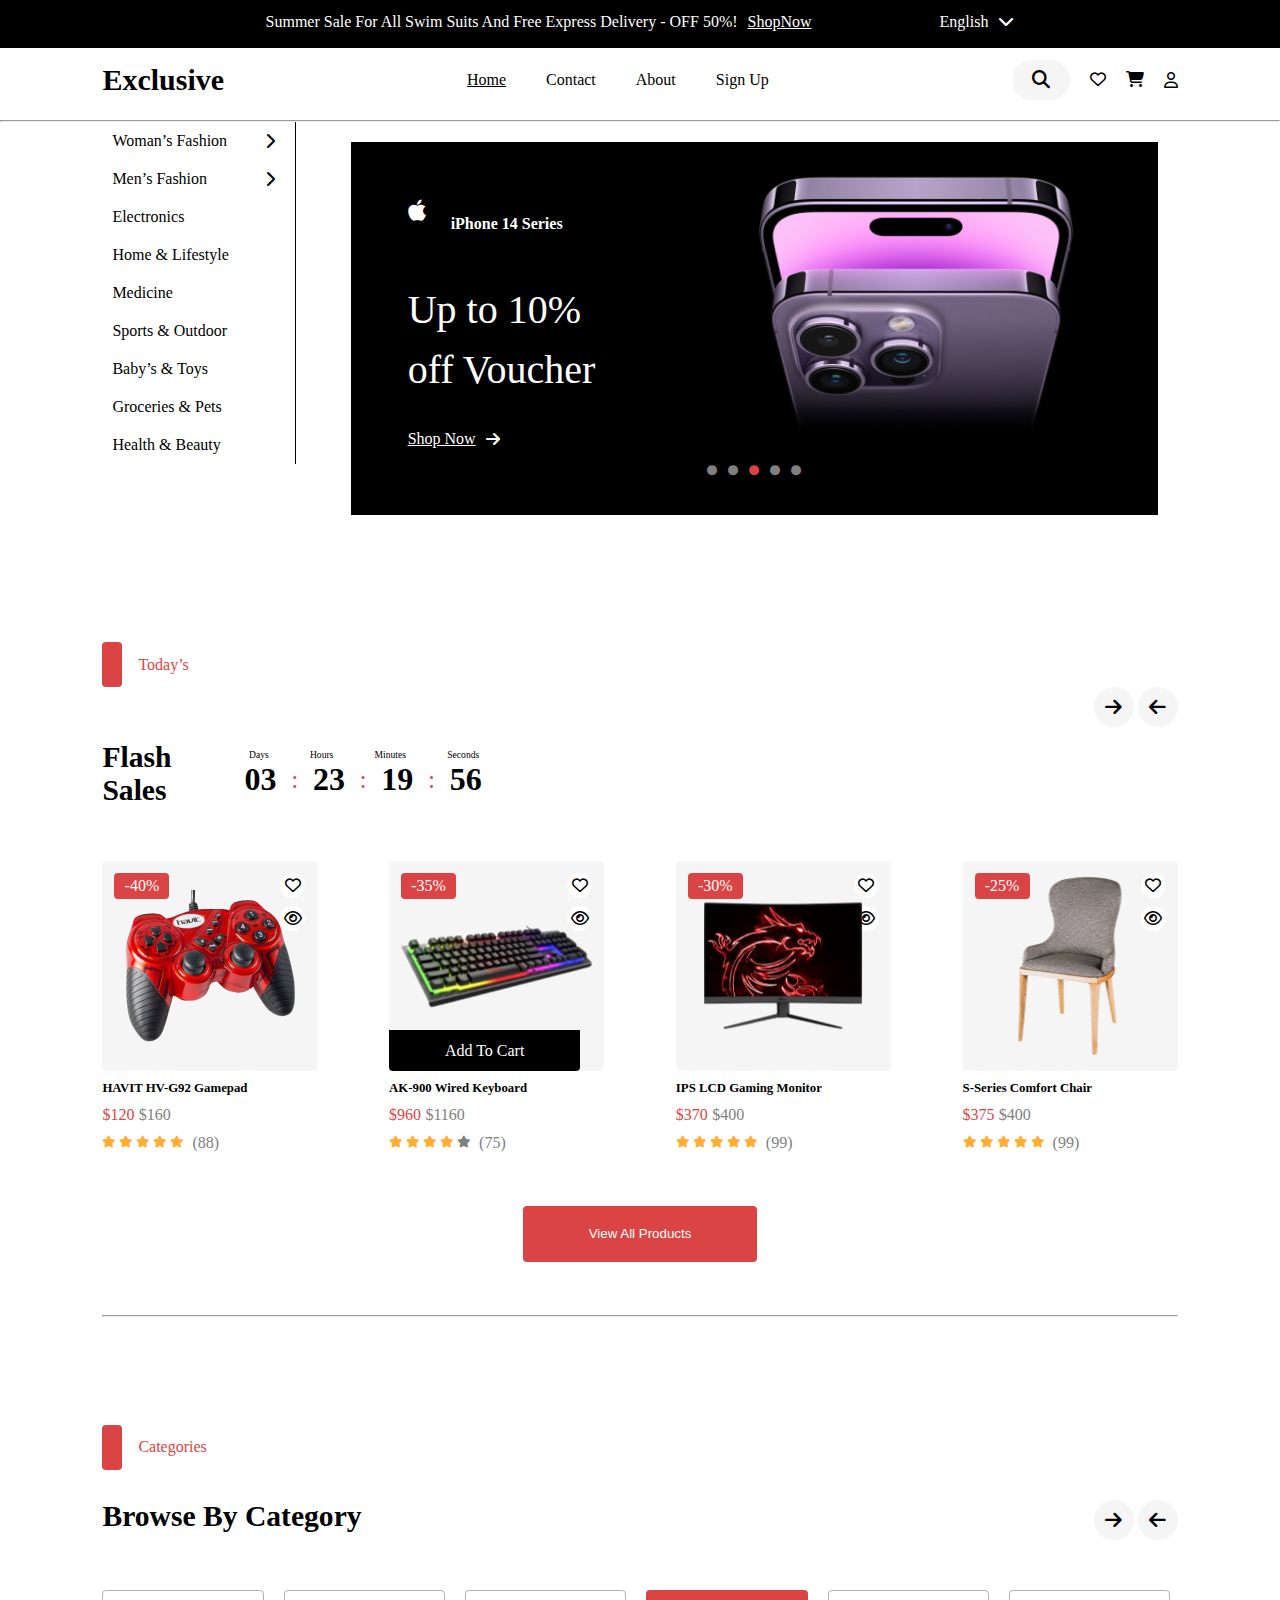
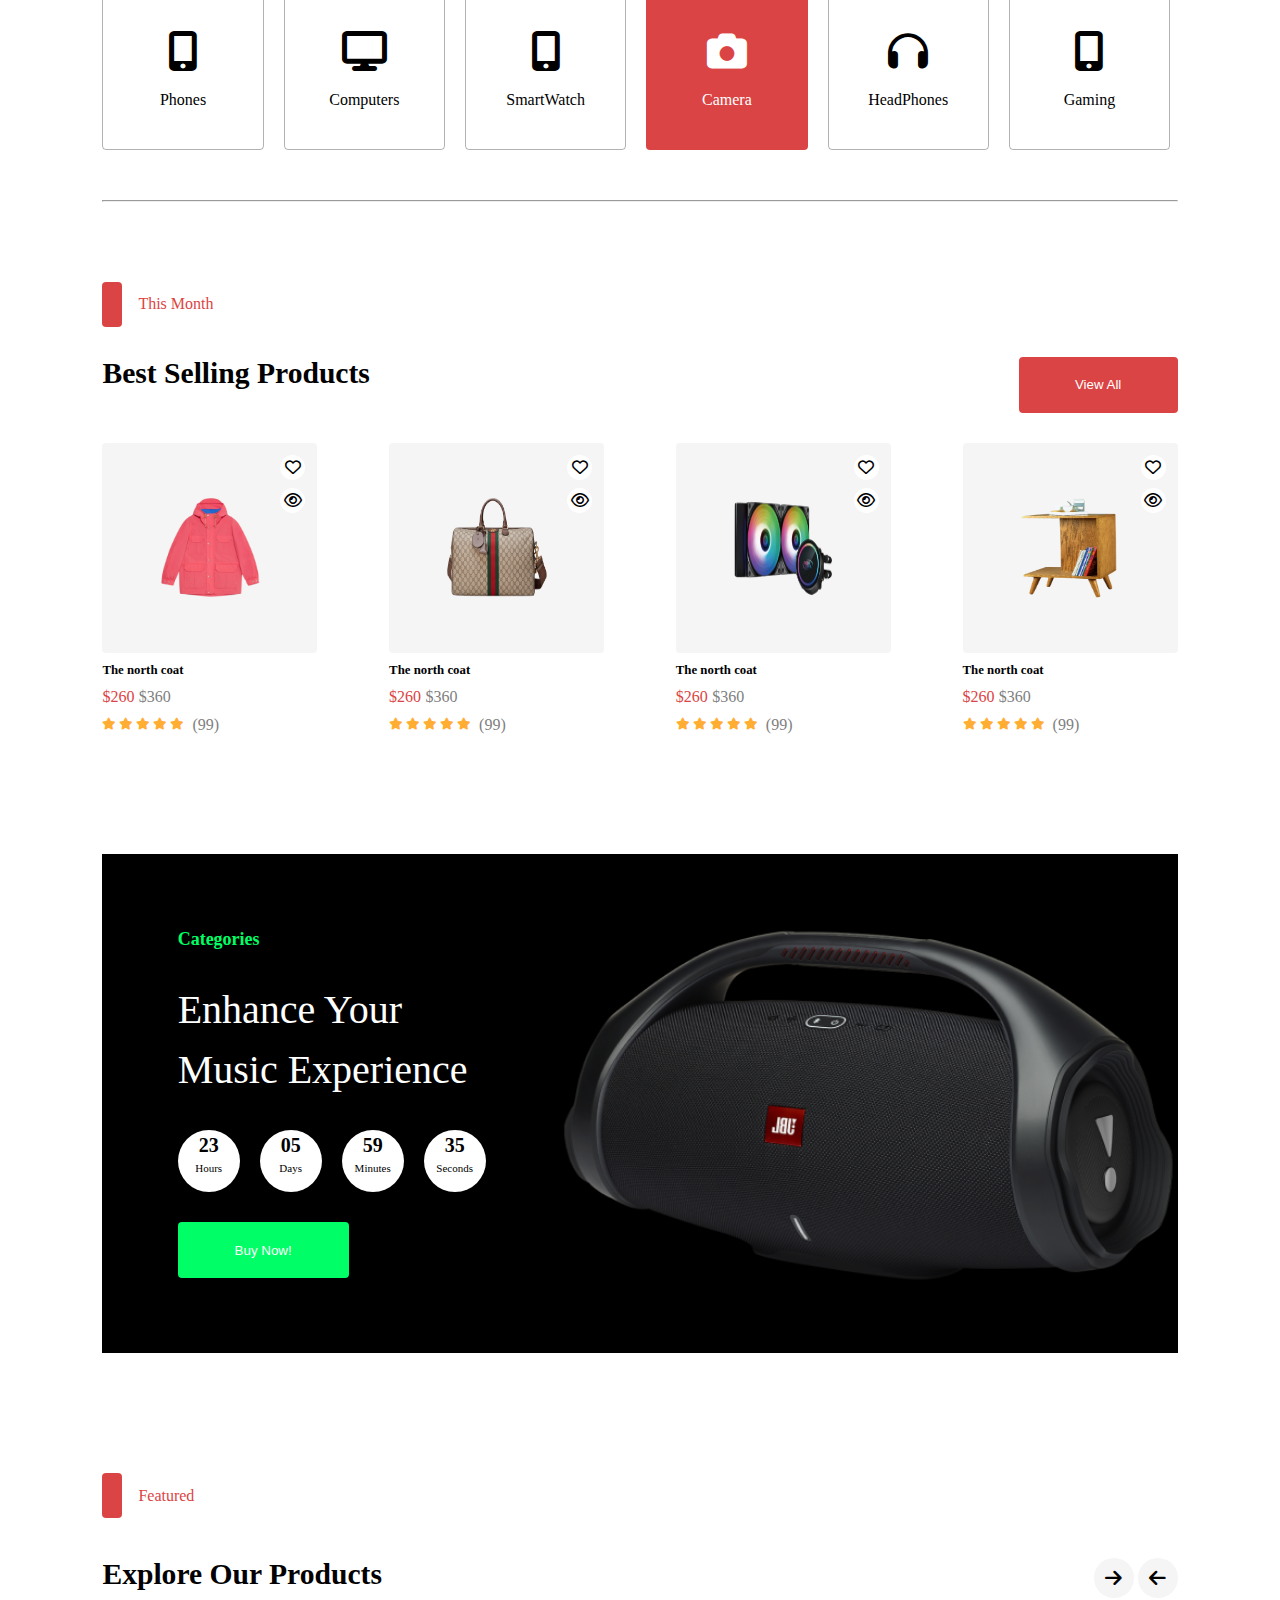
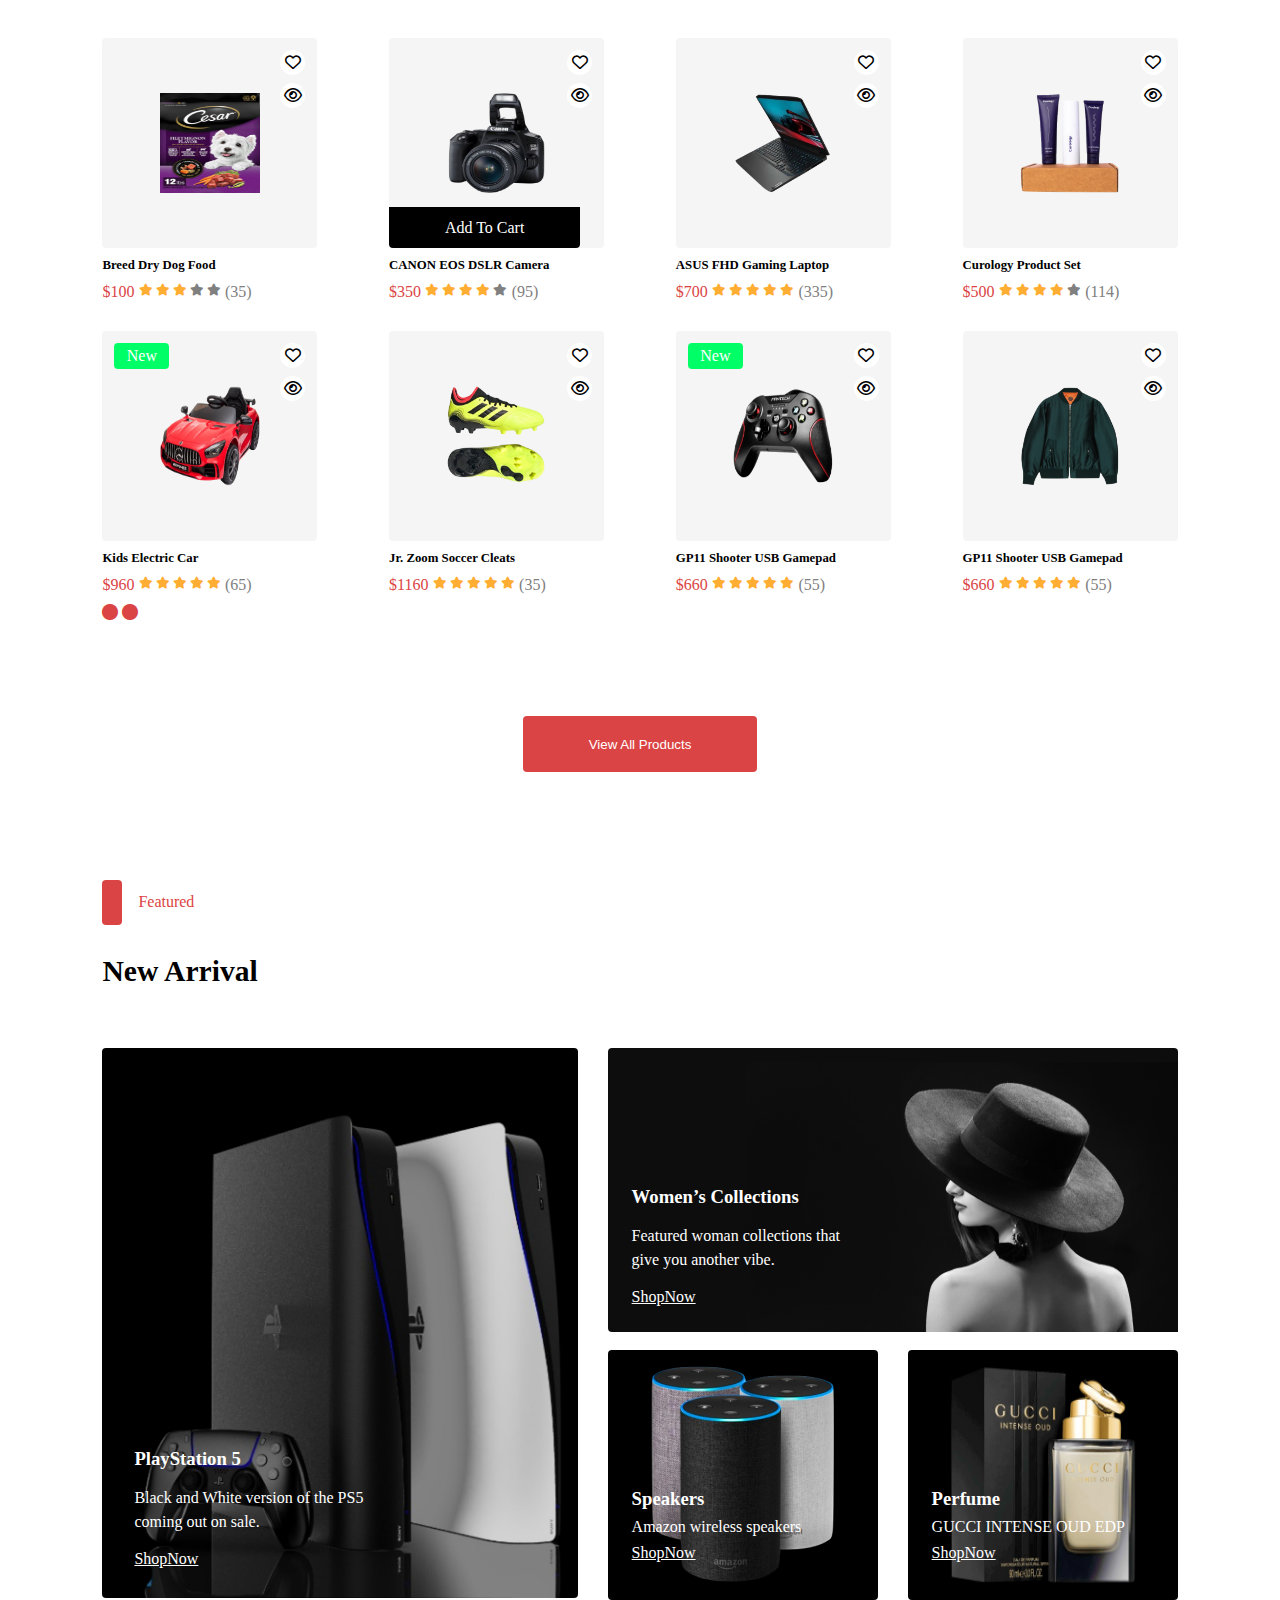
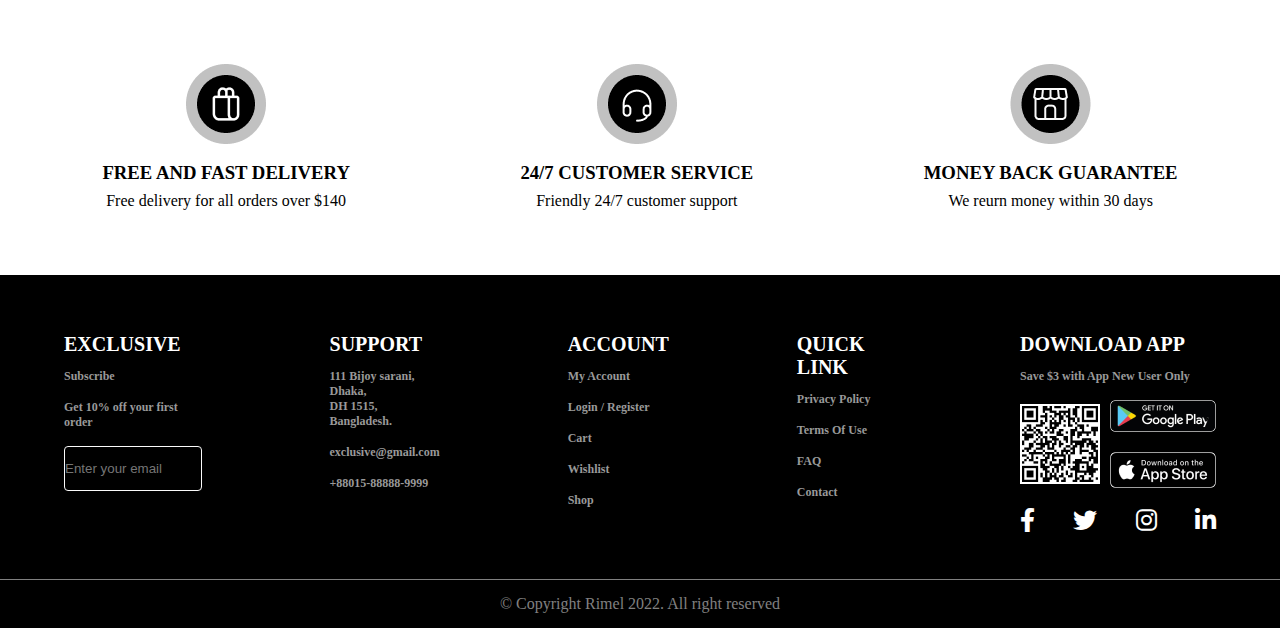
<file: index.html>
<!DOCTYPE html>
<html lang="en">

<head>
    <meta charset="UTF-8">
    <title>E-Commerce</title>
    <link rel="stylesheet" href="CSS/style.css">
    <link rel="stylesheet" href="CSS/all.css">
</head>

<body>
    <!-- start header -->
    <header>
        <div class="TopHeader">
            <div class="shop">
                <p>Summer Sale For All Swim Suits And Free Express Delivery - OFF 50%! </p>
                <a href="" class="ShopNow">ShopNow</a>
            </div>
            <div class="shop">
                <p>English</p>
                <i class="fa-solid fa-chevron-down"></i>
            </div>

        </div>
        <nav>
            <h1>Exclusive</h1>
            <div class="navbar">
                <ul>
                    <li class="underline"><a href="index.html">Home</a></li>
                    <li class="without_underline"><a href="Contact.html">Contact</a></li>
                    <li class="without_underline"><a href="About.html">About</a></li>
                    <li class="without_underline"><a href="sign up.html">Sign Up</a></li>
                </ul>
            </div>
            <div class="research">
                <div class="Box">
                    <input class="input_research" type="text" placeholder="What are you looking for? ">
                    <a href="">
                        <i class="fa-solid fa-magnifying-glass search"></i>
                    </a>
                </div>
                <a href="Wishlist.html"><i class="fa-regular fa-heart"></i></a>
                <a href="Cart.html"><i class="fa-solid fa-cart-shopping"></i></a>
                <i class="fa-regular fa-user"></i>
                <div class="user-info">
                    <ul>
                        <li><i class="fa-regular fa-user"></i> Manage My Account</li>
                        <li> <i class="fa-solid fa-briefcase"></i> My Order</li>
                        <li> <i class="fa-regular fa-circle-xmark"></i> My Cancellations</li>
                        <li> <i class="fa-regular fa-star"></i> My Reviews</li>
                        <li> <i class="fa-solid fa-arrow-right-to-bracket"></i> Logout</li>
                    </ul>
                </div>
            </div>
        </nav>
        <hr>
    </header>
        <!-- End header -->
    <section class="Home_section">
        <div class="listAndiPhone">
            <div class="List">
                <ul>
                    <div class="list_chevron">
                        <li><a href="">Woman’s Fashion</a></li>
                        <i class="fa-solid fa-chevron-right"></i>
                    </div>
                    <div class="list_chevron">
                        <li><a href="">Men’s Fashion</a></li>
                        <i class="fa-solid fa-chevron-right"></i>
                    </div>
                    <li> <a href="">Electronics</a></li>
                    <li><a href="">Home & Lifestyle</a></li>
                    <li><a href="">Medicine</a></li>
                    <li><a href="">Sports & Outdoor</a></li>
                    <li><a href="">Baby’s & Toys</a></li>
                    <li><a href="">Groceries & Pets</a></li>
                    <li><a href="">Health & Beauty</a></li>
                </ul>
            </div>
            <div class="make_img">
                <div class="speech_img">
                    <div class="iPhone_info">
                        <div class="name_iPhone">
                            <i class="fa-brands fa-apple apple"></i>
                            <h2>iPhone 14 Series</h2>
                        </div>
                        <p>Up to 10% <br> off Voucher</p>
                        <div class="shop_iPhone">
                            <a href="" class="ShopNow iPhone">Shop Now</a>
                            <i class="fa-solid fa-arrow-right"></i>
                        </div>
                    </div>
                    <img src="image/hero_endframe__cvklg0xk3w6e_large 2 (1).png" alt="" width="492px" height="">
                </div>
                <div class="circle">
                    <i class="fa-solid fa-circle"></i>
                    <i class="fa-solid fa-circle"></i>
                    <i class="fa-solid fa-circle circle_red"></i>
                    <i class="fa-solid fa-circle"></i>
                    <i class="fa-solid fa-circle"></i>
                </div>
            </div>
        </div>
        <div class="Flash_sales">
            <div class="today">
                <div class="background">
                </div>
                <p class="today_p">Today’s</p>
            </div>
            <div class="fram">
                <div class="Time_sales">
                    <h2 class="header_product">Flash Sales</h2>
                    <div class="time">
                        <div class="time_Write">
                            <p>Days</p>
                            <p>Hours</p>
                            <p>Minutes</p>
                            <p>Seconds</p>
                        </div>
                        <div class="time_number">
                            <p class="number">03</p>
                            <p class="color">:</p>
                            <p class="number">23</p>
                            <p class="color">:</p>
                            <p class="number">19</p>
                            <p class="color">:</p>
                            <p class="number">56</p>
                        </div>
                    </div>
                </div>
                <div class="arrow">
                    <i class="fa-solid fa-arrow-right type_arrow"></i>
                    <i class="fa-solid fa-arrow-left type_arrow"></i>
                </div>
            </div>

            <div class="posts_flash">

                <div class="flash_post">
                    <div class="flash">
                        <div class="price_heart">
                            <p>-40%</p>
                            <div class="eye_heart">
                                <i class="fa-regular fa-heart fa-heart-eye"></i>
                                <a href="prodect.html"><i class="fa-regular fa-eye fa-heart-eye"></i></a>                               
                            </div>
                        </div>
                        <img src="image/g92-2-500x500 1.png" alt="" style="width:172px; height: 152px;">
                    </div>
                    <h3>HAVIT HV-G92 Gamepad</h3>
                    <div class="price">
                        <p class="price_red">$120</p>
                        <p class="price_gray">$160</p>
                    </div>
                    <div class="Five_star">
                        <div class="star">
                            <i class="fa-solid fa-star"></i>
                            <i class="fa-solid fa-star"></i>
                            <i class="fa-solid fa-star"></i>
                            <i class="fa-solid fa-star"></i>
                            <i class="fa-solid fa-star"></i>
                        </div>
                        <p class="price_gray">(88)</p>
                    </div>
                </div>

                <div class="flash_post">
                    <div class="flash">
                        <div class="price_heart">
                            <p>-35%</p>
                            <div class="eye_heart">
                                <i class="fa-regular fa-heart fa-heart-eye"></i>
                                <a href="prodect.html"><i class="fa-regular fa-eye fa-heart-eye"></i></a>                               
                            </div>

                        </div>
                        <div class="flash_img">
                            <img src="image/ak-900-01-500x500 1.png" alt="" style="width: 191px; height: 101px;">
                            <div class="add">
                                <p>Add To Cart</p>
                            </div>
                        </div>
                    </div>
                    <h3>AK-900 Wired Keyboard</h3>
                    <div class="price">
                        <p class="price_red">$960</p>
                        <p class="price_gray">$1160</p>
                    </div>
                    <div class="Five_star">
                        <div class="star">
                            <i class="fa-solid fa-star"></i>
                            <i class="fa-solid fa-star"></i>
                            <i class="fa-solid fa-star"></i>
                            <i class="fa-solid fa-star"></i>
                            <i class="fa-solid fa-star gray_star"></i>
                        </div>
                        <p class="price_gray">(75)</p>
                    </div>
                </div>

                <div class="flash_post">
                    <div class="flash">
                        <div class="price_heart">
                            <p>-30%</p>
                            <div class="eye_heart">
                                <i class="fa-regular fa-heart fa-heart-eye"></i>
                                <a href="prodect.html"><i class="fa-regular fa-eye fa-heart-eye"></i></a>                               
                            </div>
                        </div>
                        <div class="flash_img">
                            <img src="image/g27cq4-500x500 1.png" alt="" style="width: 160px; height: 129px;">
                        </div>
                    </div>
                    <h3>IPS LCD Gaming Monitor</h3>
                    <div class="price">
                        <p class="price_red">$370</p>
                        <p class="price_gray">$400</p>
                    </div>
                    <div class="Five_star">
                        <div class="star">
                            <i class="fa-solid fa-star"></i>
                            <i class="fa-solid fa-star"></i>
                            <i class="fa-solid fa-star"></i>
                            <i class="fa-solid fa-star"></i>
                            <i class="fa-solid fa-star"></i>
                        </div>
                        <p class="price_gray">(99)</p>
                    </div>
                </div>

                <div class="flash_post">
                    <div class="flash">
                        <div class="price_heart">
                            <p>-25%</p>
                            <div class="eye_heart">
                                <i class="fa-regular fa-heart fa-heart-eye"></i>
                                <a href="prodect.html"><i class="fa-regular fa-eye fa-heart-eye"></i></a>                               
                            </div>

                        </div>
                        <div class="flash_img">
                            <img src="image/sam-moghadam-khamseh-kvmdsTrGOBM-unsplash 1.png" alt=""
                                style="width: 107px; height: 180px;">
                        </div>
                    </div>
                    <h3>S-Series Comfort Chair </h3>
                    <div class="price">
                        <p class="price_red">$375</p>
                        <p class="price_gray">$400</p>
                    </div>
                    <div class="Five_star">
                        <div class="star">
                            <i class="fa-solid fa-star"></i>
                            <i class="fa-solid fa-star"></i>
                            <i class="fa-solid fa-star"></i>
                            <i class="fa-solid fa-star"></i>
                            <i class="fa-solid fa-star"></i>
                        </div>
                        <p class="price_gray">(99)</p>
                    </div>
                </div>


            </div>
            <div class="button">
                <button class="button_products">View All Products</button>
            </div>
            <hr>
        </div>
        <div class="Category">
            <div class="today">
                <div class="background">
                </div>
                <p class="today_p">Categories</p>
            </div>
            <div class="fram">
                <h2 class="header_product">Browse By Category</h2>
                <div class="arrow">
                    <i class="fa-solid fa-arrow-right type_arrow"></i>
                    <i class="fa-solid fa-arrow-left type_arrow"></i>
                </div>
            </div>
            <div class="Categories">
                <div class="Category_post">
                    <i class="fa-solid fa-mobile-screen-button fa-category"></i>
                    <p>Phones</p>
                </div>
                <div class="Category_post">
                    <i class="fa-solid fa-display fa-category"></i>
                    <p>Computers</p>
                </div>
                <div class="Category_post">
                    <i class="fa-solid fa-mobile-screen-button fa-category"></i>
                    <p>SmartWatch</p>
                </div>
                <div class="Category_post camera">
                    <i class="fa-solid fa-camera fa-category"></i>
                    <p>Camera</p>
                </div>
                <div class="Category_post">
                    <i class="fa-solid fa-headphones fa-category"></i>
                    <p>HeadPhones</p>
                </div>
                <div class="Category_post">
                    <i class="fa-solid fa-mobile-screen-button fa-category"></i>
                    <p>Gaming</p>
                </div>

            </div>
            <hr>
        </div>

        <div class="product">
            <div class="today">
                <div class="background">
                </div>
                <p class="today_p">This Month</p>
            </div>
            <div class="fram">
                <h2 class="header_product">Best Selling Products</h2>
                <button class="button_products button_selling">View All</button>
            </div>
            <div class="posts_flash">
                <div class="flash_post">
                    <div class="flash">
                        <div class="hrt-ey">
                            <i class="fa-regular fa-heart fa-heart-eye"></i>
                            <a href="prodect.html"><i class="fa-regular fa-eye fa-heart-eye"></i></a>  
                        </div>
                        <div class="flash_img">
                            <img src="image/672462_ZAH9D_5626_002_100_0000_Light-The-North-Face-x-Gucci-coat 1.png"
                                alt="" width="150px" height="60px">
                        </div>
                    </div>
                    <h3>The north coat</h3>
                    <div class="price">
                        <p class="price_red">$260</p>
                        <p class="price_gray">$360</p>
                    </div>
                    <div class="Five_star">
                        <div class="star">
                            <i class="fa-solid fa-star"></i>
                            <i class="fa-solid fa-star"></i>
                            <i class="fa-solid fa-star"></i>
                            <i class="fa-solid fa-star"></i>
                            <i class="fa-solid fa-star"></i>
                        </div>
                        <p class="price_gray">(99)</p>
                    </div>
                </div>

                <div class="flash_post">
                    <div class="flash">
                        <div class="hrt-ey">
                            <i class="fa-regular fa-heart fa-heart-eye"></i>
                            <a href="prodect.html"><i class="fa-regular fa-eye fa-heart-eye"></i></a>  
                        </div>
                        <div class="flash_img">
                            <img src="image/547953_9C2ST_8746_001_082_0000_Light-Gucci-Savoy-medium-duffle-bag 1.png"
                                alt="" width="150px" height="60px">
                        </div>
                    </div>
                    <h3>The north coat</h3>
                    <div class="price">
                        <p class="price_red">$260</p>
                        <p class="price_gray">$360</p>
                    </div>
                    <div class="Five_star">
                        <div class="star">
                            <i class="fa-solid fa-star"></i>
                            <i class="fa-solid fa-star"></i>
                            <i class="fa-solid fa-star"></i>
                            <i class="fa-solid fa-star"></i>
                            <i class="fa-solid fa-star"></i>
                        </div>
                        <p class="price_gray">(99)</p>
                    </div>
                </div>

                <div class="flash_post">
                    <div class="flash">
                        <div class="hrt-ey">
                            <i class="fa-regular fa-heart fa-heart-eye"></i>
                            <a href="prodect.html"><i class="fa-regular fa-eye fa-heart-eye"></i></a>  
                        </div>
                        <div class="flash_img">
                            <img src="image/gammaxx-l240-argb-1-500x500 1.png" alt="" width="150px" height="60px">
                        </div>
                    </div>
                    <h3>The north coat</h3>
                    <div class="price">
                        <p class="price_red">$260</p>
                        <p class="price_gray">$360</p>
                    </div>
                    <div class="Five_star">
                        <div class="star">
                            <i class="fa-solid fa-star"></i>
                            <i class="fa-solid fa-star"></i>
                            <i class="fa-solid fa-star"></i>
                            <i class="fa-solid fa-star"></i>
                            <i class="fa-solid fa-star"></i>
                        </div>
                        <p class="price_gray">(99)</p>
                    </div>
                </div>

                <div class="flash_post">
                    <div class="flash">
                        <div class="hrt-ey">
                            <i class="fa-regular fa-heart fa-heart-eye"></i>
                            <a href="prodect.html"><i class="fa-regular fa-eye fa-heart-eye"></i></a>  
                        </div>
                        <div class="flash_img">
                            <img src="image/sam-moghadam-khamseh-L_7MQsHl_aU-unsplash 1.png" alt="" width="150px"
                                height="60px">
                        </div>
                    </div>
                    <h3>The north coat</h3>
                    <div class="price">
                        <p class="price_red">$260</p>
                        <p class="price_gray">$360</p>
                    </div>
                    <div class="Five_star">
                        <div class="star">
                            <i class="fa-solid fa-star"></i>
                            <i class="fa-solid fa-star"></i>
                            <i class="fa-solid fa-star"></i>
                            <i class="fa-solid fa-star"></i>
                            <i class="fa-solid fa-star"></i>
                        </div>
                        <p class="price_gray">(99)</p>
                    </div>
                </div>
            </div>
        </div>
        <div class="make_img music">
            <div class="speech_img">
                <div class="iPhone_info">
                    <h2 class="green_header">Categories</h2>
                    <p>Enhance Your <br> Music Experience</p>
                    <div class="music_time">
                        <div class="style_music_Time">
                            <p id="font_size_music_number">23</p>
                            <p id="font_size_music_written">Hours</p>
                        </div>
                        <div class="style_music_Time">
                            <p id="font_size_music_number">05</p>
                            <p id="font_size_music_written">Days</p>
                        </div>
                        <div class="style_music_Time">
                            <p id="font_size_music_number">59</p>
                            <p id="font_size_music_written">Minutes</p>
                        </div>
                        <div class="style_music_Time">
                            <p id="font_size_music_number">35</p>
                            <p id="font_size_music_written">Seconds</p>
                        </div>
                    </div>
                    <button class="button_music">
                        Buy Now!
                    </button>
                </div>
                <img src="image/JBL_BOOMBOX_2_HERO_020_x1 (1) 1 (1).png" alt="" class="music_img">
            </div>
        </div>
        <div class="Featured_product">
            <div class="today">
                <div class="background">
                </div>
                <p class="today_p">Featured</p>
            </div>
            <div class="fram">
                <h2 class="header_product">Explore Our Products</h2>
                <div class="arrow">
                    <i class="fa-solid fa-arrow-right type_arrow"></i>
                    <i class="fa-solid fa-arrow-left type_arrow"></i>
                </div>
            </div>
            <div class="posts_flash">
                <div class="flash_post">
                    <div class="flash">
                        <div class="hrt-ey">
                            <i class="fa-regular fa-heart fa-heart-eye"></i>
                            <a href="prodect.html"><i class="fa-regular fa-eye fa-heart-eye"></i></a>  
                        </div>
                        <div class="flash_img">
                            <img src="image/71RdoeXxtrL 1.png" alt="" width="150px" height="60px">
                        </div>
                    </div>
                    <h3>Breed Dry Dog Food</h3>
                    <div class="price">
                        <p class="price_red">$100</p>
                        <div class="star">
                            <i class="fa-solid fa-star"></i>
                            <i class="fa-solid fa-star"></i>
                            <i class="fa-solid fa-star"></i>
                            <i class="fa-solid fa-star gray_star"></i>
                            <i class="fa-solid fa-star gray_star"></i>
                        </div>
                        <p class="price_gray">(35)</p>
                    </div>
                </div>

                <div class="flash_post">
                    <div class="flash">
                        <div class="hrt-ey">
                            <i class="fa-regular fa-heart fa-heart-eye"></i>
                            <a href="prodect.html"><i class="fa-regular fa-eye fa-heart-eye"></i></a>  
                        </div>
                        <div class="flash_img">
                            <img src="image/eos-250d-03-500x500 1.png" alt="" width="150px" height="60px">
                            <div class="add">
                                <p>Add To Cart</p>
                            </div>
                        </div>
                    </div>
                    <h3>CANON EOS DSLR Camera</h3>
                    <div class="price">
                        <p class="price_red">$350</p>
                        <div class="star">
                            <i class="fa-solid fa-star"></i>
                            <i class="fa-solid fa-star"></i>
                            <i class="fa-solid fa-star"></i>
                            <i class="fa-solid fa-star"></i>
                            <i class="fa-solid fa-star gray_star"></i>
                        </div>
                        <p class="price_gray">(95)</p>
                    </div>
                </div>

                <div class="flash_post">
                    <div class="flash">
                        <div class="hrt-ey">
                            <i class="fa-regular fa-heart fa-heart-eye"></i>
                            <a href="prodect.html"><i class="fa-regular fa-eye fa-heart-eye"></i></a>  
                        </div>
                        <div class="flash_img">
                            <img src="image/ideapad-gaming-3i-01-500x500 1.png" alt="" width="150px" height="60px">
                        </div>
                    </div>
                    <h3>ASUS FHD Gaming Laptop</h3>
                    <div class="price">
                        <p class="price_red">$700</p>
                        <div class="star">
                            <i class="fa-solid fa-star"></i>
                            <i class="fa-solid fa-star"></i>
                            <i class="fa-solid fa-star"></i>
                            <i class="fa-solid fa-star"></i>
                            <i class="fa-solid fa-star"></i>
                        </div>
                        <p class="price_gray">(335)</p>
                    </div>
                </div>

                <div class="flash_post">
                    <div class="flash">
                        <div class="hrt-ey">
                            <i class="fa-regular fa-heart fa-heart-eye"></i>
                            <a href="prodect.html"><i class="fa-regular fa-eye fa-heart-eye"></i></a>  
                        </div>
                        <div class="flash_img">
                            <img src="image/curology-j7pKVQrTUsM-unsplash 1.png" alt="" width="150px" height="60px">
                        </div>
                    </div>
                    <h3>Curology Product Set </h3>
                    <div class="price">
                        <p class="price_red">$500</p>
                        <div class="star">
                            <i class="fa-solid fa-star"></i>
                            <i class="fa-solid fa-star"></i>
                            <i class="fa-solid fa-star"></i>
                            <i class="fa-solid fa-star"></i>
                            <i class="fa-solid fa-star gray_star"></i>
                        </div>
                        <p class="price_gray">(114)</p>
                    </div>
                </div>

                <div class="flash_post">
                    <div class="flash">
                        <div class="price_heart new">
                            <p>New</p>
                            <div class="eye_heart">
                                <i class="fa-regular fa-heart fa-heart-eye"></i>
                                <a href="prodect.html"><i class="fa-regular fa-eye fa-heart-eye"></i></a>  
                            </div>
                        </div>
                        <div class="flash_img">
                            <img src="image/New-Mercedes-Benz-Gtr-Licensed-Ride-on-Car-Kids-Electric-Toy-Car 1.png"
                                alt="" width="150px" height="60px">
                        </div>
                    </div>
                    <h3>Kids Electric Car</h3>
                    <div class="price">
                        <p class="price_red">$960</p>
                        <div class="star">
                            <i class="fa-solid fa-star"></i>
                            <i class="fa-solid fa-star"></i>
                            <i class="fa-solid fa-star"></i>
                            <i class="fa-solid fa-star"></i>
                            <i class="fa-solid fa-star"></i>
                        </div>
                        <p class="price_gray">(65)</p>
                    </div>
                    <div class="circle_product">
                        <i class="fa-solid fa-circle"></i>
                        <i class="fa-solid fa-circle"></i>
                    </div>
                </div>

                <div class="flash_post">
                    <div class="flash">
                        <div class="hrt-ey">
                            <i class="fa-regular fa-heart fa-heart-eye"></i>
                            <a href="prodect.html"><i class="fa-regular fa-eye fa-heart-eye"></i></a>  
                        </div>
                        <div class="flash_img">
                            <img src="image/Copa_Sense 1.png" alt="" width="150px" height="60px">
                        </div>
                    </div>
                    <h3>Jr. Zoom Soccer Cleats</h3>
                    <div class="price">
                        <p class="price_red">$1160</p>
                        <div class="star">
                            <i class="fa-solid fa-star"></i>
                            <i class="fa-solid fa-star"></i>
                            <i class="fa-solid fa-star"></i>
                            <i class="fa-solid fa-star"></i>
                            <i class="fa-solid fa-star"></i>
                        </div>
                        <p class="price_gray">(35)</p>
                    </div>
                </div>

                <div class="flash_post">
                    <div class="flash">
                        <div class="price_heart new">
                            <p>New</p>
                            <div class="eye_heart">
                                <i class="fa-regular fa-heart fa-heart-eye"></i>
                                <a href="prodect.html"><i class="fa-regular fa-eye fa-heart-eye"></i></a>  
                            </div>
                        </div>
                        <div class="flash_img">
                            <img src="image/GP11_PRD3 1.png" alt="" width="150px" height="60px">
                        </div>
                    </div>
                    <h3>GP11 Shooter USB Gamepad</h3>
                    <div class="price">
                        <p class="price_red">$660</p>
                        <div class="star">
                            <i class="fa-solid fa-star"></i>
                            <i class="fa-solid fa-star"></i>
                            <i class="fa-solid fa-star"></i>
                            <i class="fa-solid fa-star"></i>
                            <i class="fa-solid fa-star"></i>
                        </div>
                        <p class="price_gray">(55)</p>
                    </div>
                </div>

                <div class="flash_post">
                    <div class="flash">
                        <div class="hrt-ey">
                            <i class="fa-regular fa-heart fa-heart-eye"></i>
                            <a href="prodect.html"><i class="fa-regular fa-eye fa-heart-eye"></i></a>  
                        </div>
                        <div class="flash_img">
                            <img src="image/698717_Z8A1X_3475_001_100_0000_Light-Reversible-quilted-satin-jacket 1.png"
                                alt="" width="150px" height="60px">
                        </div>
                    </div>
                    <h3>GP11 Shooter USB Gamepad</h3>
                    <div class="price">
                        <p class="price_red">$660</p>
                        <div class="star">
                            <i class="fa-solid fa-star"></i>
                            <i class="fa-solid fa-star"></i>
                            <i class="fa-solid fa-star"></i>
                            <i class="fa-solid fa-star"></i>
                            <i class="fa-solid fa-star"></i>
                        </div>
                        <p class="price_gray">(55)</p>
                    </div>
                </div>
            </div>
            <div class="button">
                <button class="button_products">View All Products</button>
            </div>
        </div>
        <div class="Featured_arrival">
            <div class="today">
                <div class="background">
                </div>
                <p class="today_p">Featured</p>
            </div>
            <h2 class="header_product Featured_header">New Arrival</h2>
            <div class="Featured">
                <div class="PlayStation">
                    <img src="image/ps5-slim-goedkope-playstation_large 1.png" alt="">
                    <div class="info_featured">
                        <h3>PlayStation 5</h3>
                        <p>
                            Black and White version of the PS5 <br>
                            coming out on sale.
                        </p>
                        <a href="">ShopNow</a>
                    </div>
                </div>
                <div class="arrival">
                    <div class="women">
                        <img src="image/attractive-woman-wearing-hat-posing-black-background 1.png" alt="">
                        <div class="info_women">
                            <h3>Women’s Collections</h3>
                            <p>
                                Featured woman collections that <br>
                                give you another vibe.
                            </p>
                            <a href="">ShopNow</a>
                        </div>
                    </div>
                    <div class="posts_arrival">
                        <div class="post_arrival">
                            <img src="image/69-694768_amazon-echo-png-clipart-transparent-amazon-echo-png 1.png" alt="">
                            <div class="info_arrival">
                                <h3>Speakers</h3>
                                <p>Amazon wireless speakers</p>
                                <a href="">ShopNow</a>
                            </div>
                        </div>
                        <div class="post_arrival">
                            <img src="image/652e82cd70aa6522dd785109a455904c.png" alt="">
                            <div class="info_arrival">
                                <h3>Perfume</h3>
                                <p>GUCCI INTENSE OUD EDP</p>
                                <a href="">ShopNow</a>
                            </div>
                        </div>
                    </div>


                </div>
            </div>
        </div>
        <div class="Customer_services">
            <div class="Service">
                <img src="image/Services (2).png" alt="">
                <h3>FREE AND FAST DELIVERY</h3>
                <p>Free delivery for all orders over $140</p>
            </div>
            <div class="Service">
                <img src="image/Services (4).png" alt="">
                <h3>24/7 CUSTOMER SERVICE</h3>
                <p>Friendly 24/7 customer support</p>
            </div>
            <div class="Service">
                <img src="image/Services.png" alt="">
                <h3>MONEY BACK GUARANTEE</h3>
                <p>We reurn money within 30 days</p>
            </div>
        </div>
    </section>
    <!-- FOOTER START -->
    <footer>
        <div class="footer">
            <div class="contain">
                <div class="col">
                    <h1>Exclusive</h1>
                    <ul>
                        <li>Subscribe</li>
                        <li>Get 10% off your first order</li>
                        <li class="email">
                            <input type="email" placeholder="Enter your email">
                        </li>
                    </ul>
                </div>
                <div class="col">
                    <h1>Support</h1>
                    <ul>
                        <li>
                            111 Bijoy sarani, Dhaka, <br>
                            DH 1515, Bangladesh.
                        </li>
                        <li>exclusive@gmail.com</li>
                        <li>+88015-88888-9999</li>
                    </ul>
                </div>
                <div class="col">
                    <h1>Account</h1>
                    <ul>
                        <li>My Account</li>
                        <li>Login / Register</li>
                        <li>Cart</li>
                        <li>Wishlist</li>
                        <li>Shop</li>
                    </ul>
                </div>
                <div class="col">
                    <h1>Quick Link</h1>
                    <ul>
                        <li>Privacy Policy</li>
                        <li>Terms Of Use</li>
                        <li>FAQ</li>
                        <li>Contact</li>
                    </ul>
                </div>
                <div class="col social">
                    <h1>Download App</h1>
                    <ul>
                        <li>Save $3 with App New User Only</li>
                        <div class="Qrcode">
                            <li><img src="image/Qrcode 1.png " alt=""></li>
                            <div class="google_paly_apple">
                                <li><img src="image/png-transparent-google-play-store-logo-google-play-app-store-android-wallets-text-label-logo.png"
                                        alt=""></li>
                                <li><img src="image/download-appstore.png" alt=""></li>
                            </div>
                        </div>
                        <div class="social_media">
                            <li>
                                <i class="fa-brands fa-facebook-f"></i>
                            </li>
                            <li>
                                <i class="fa-brands fa-twitter"></i>
                            </li>
                            <li>
                                <i class="fa-brands fa-instagram"></i>
                            </li>
                            <li>
                                <i class="fa-brands fa-linkedin-in"></i>
                            </li>
                        </div>
                    </ul>
                </div>
            </div>
            <p class="cope">&copy; Copyright Rimel 2022. All right reserved</p>
        </div>
    </footer>
    <!-- END OF FOOTER -->

</body>

</html>
</file>
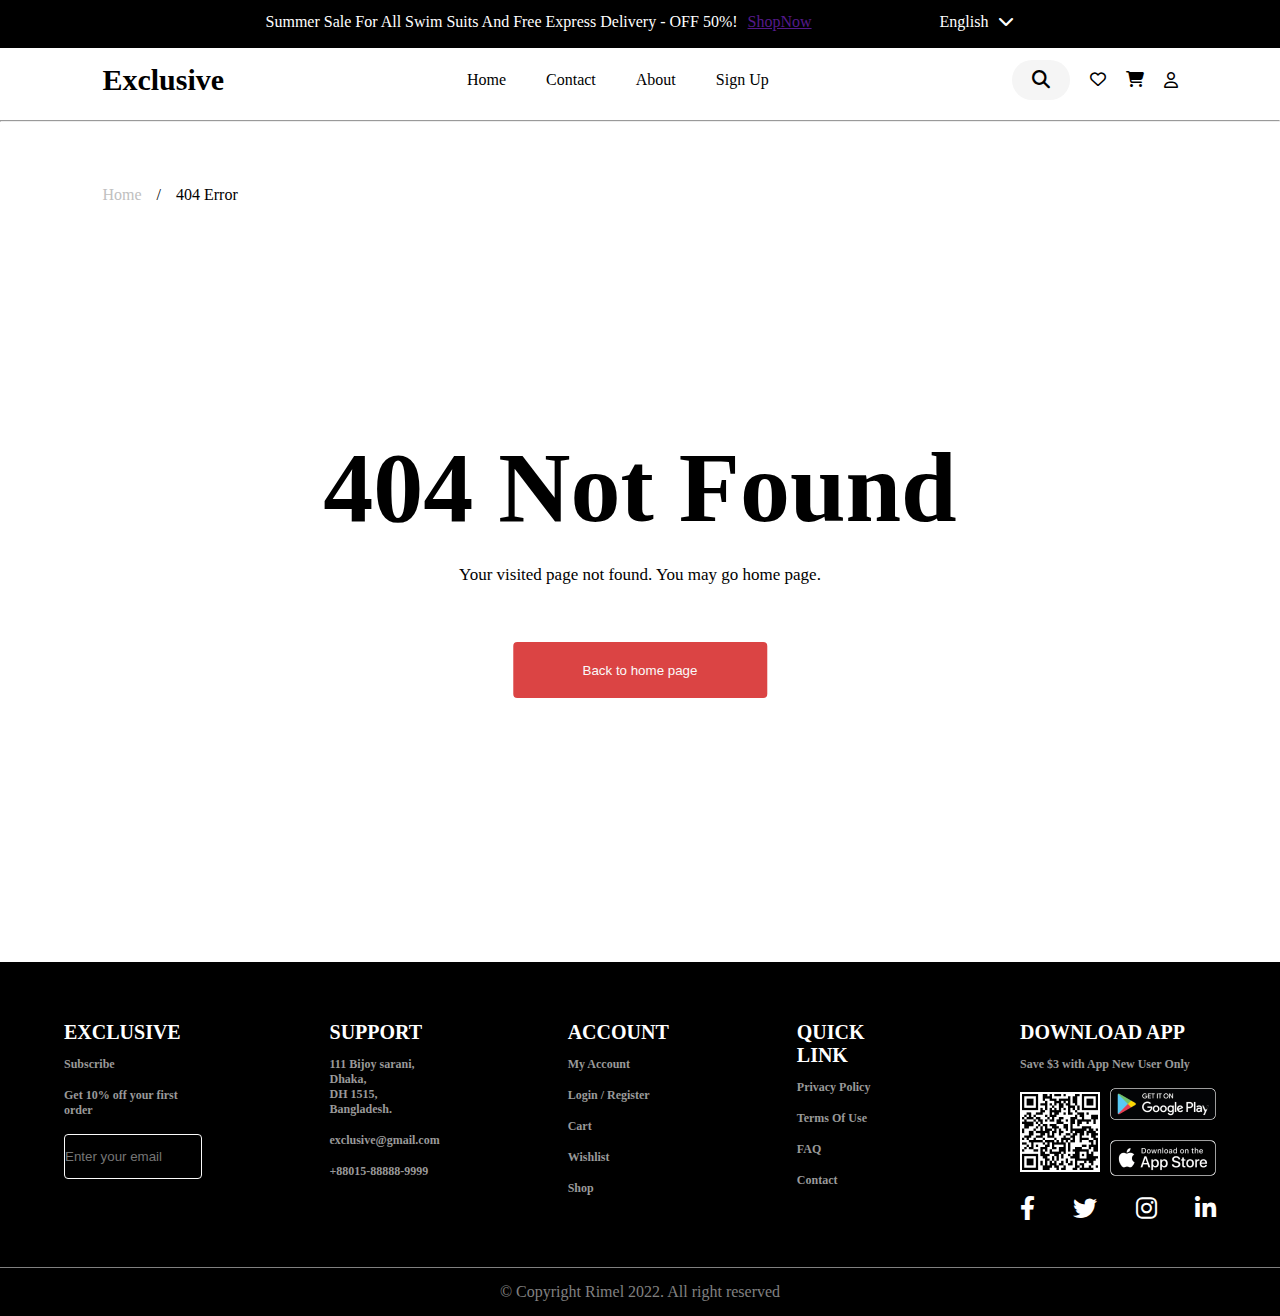
<file: 404_Error.html>
<!DOCTYPE html>
<html lang="en">

<head>
    <meta charset="UTF-8">
    <meta http-equiv="X-UA-Compatible" content="IE=edge">
    <meta name="viewport" content="width=device-width, initial-scale=1.0">
    <title>404 Error</title>
    <link rel="stylesheet" href="CSS/Error_style.css">
    <link rel="stylesheet" href="CSS/all.css">
</head>

<body>
    <!-- start header -->
    <header>
        <div class="TopHeader">
            <div class="shop">
                <p>Summer Sale For All Swim Suits And Free Express Delivery - OFF 50%! </p>
                <a href="" class="ShopNow">ShopNow</a>
            </div>
            <div class="shop">
                <p>English</p>
                <i class="fa-solid fa-chevron-down"></i>
            </div>

        </div>
        <nav>
            <h1>Exclusive</h1>
            <div class="navbar">
                <ul>
                    <li class="without_underline"><a href="index.html">Home</a></li>
                    <li class="without_underline"><a href="Contact.html">Contact</a></li>
                    <li class="without_underline"><a href="About.html">About</a></li>
                    <li class="without_underline"><a href="sign up.html">Sign Up</a></li>
                </ul>
            </div>
            <div class="research">
                <div class="Box">
                    <input class="input_research" type="text" placeholder="What are you looking for? ">
                    <a href="">
                        <i class="fa-solid fa-magnifying-glass search"></i>
                    </a>
                </div>
                <a href="Wishlist.html"><i class="fa-regular fa-heart"></i></a>
                <a href="Cart.html"><i class="fa-solid fa-cart-shopping"></i></a>
                <i class="fa-regular fa-user"></i>
                <div class="user-info">
                    <ul>
                        <li><i class="fa-regular fa-user"></i> Manage My Account</li>
                        <li> <i class="fa-solid fa-briefcase"></i> My Order</li>
                        <li> <i class="fa-regular fa-circle-xmark"></i> My Cancellations</li>
                        <li> <i class="fa-regular fa-star"></i> My Reviews</li>
                        <li> <i class="fa-solid fa-arrow-right-to-bracket"></i> Logout</li>
                    </ul>
                </div>
            </div>
        </nav>
        <hr>
    </header>
    <div class="Home_Error">
        <a href="" class="Home">Home</a>
        <p>/</p>
        <div class="Error_link">
            <a href="">404 Error</a>
        </div>
    </div>
    <!-- end header -->
    <section class="Error_section">
        <div class="text_box">
            <h1 class="h1">
                404 Not Found
            </h1>
            <p class="p1">
                Your visited page not found. You may go home page.
            </p>
            <button class="button2">Back to home page</button>
        </div>
    </section>

    <!-- FOOTER START -->
    <footer>
        <div class="footer">
            <div class="contain">
                <div class="col">
                    <h1>Exclusive</h1>
                    <ul>
                        <li>Subscribe</li>
                        <li>Get 10% off your first order</li>
                        <li class="email">
                            <input type="email" placeholder="Enter your email">
                        </li>
                    </ul>
                </div>
                <div class="col">
                    <h1>Support</h1>
                    <ul>
                        <li>
                            111 Bijoy sarani, Dhaka, <br>
                            DH 1515, Bangladesh.
                        </li>
                        <li>exclusive@gmail.com</li>
                        <li>+88015-88888-9999</li>
                    </ul>
                </div>
                <div class="col">
                    <h1>Account</h1>
                    <ul>
                        <li>My Account</li>
                        <li>Login / Register</li>
                        <li>Cart</li>
                        <li>Wishlist</li>
                        <li>Shop</li>
                    </ul>
                </div>
                <div class="col">
                    <h1>Quick Link</h1>
                    <ul>
                        <li>Privacy Policy</li>
                        <li>Terms Of Use</li>
                        <li>FAQ</li>
                        <li>Contact</li>
                    </ul>
                </div>
                <div class="col social">
                    <h1>Download App</h1>
                    <ul>
                        <li>Save $3 with App New User Only</li>
                        <div class="Qrcode">
                            <li><img src="image/Qrcode 1.png " alt=""></li>
                            <div class="google_paly_apple">
                                <li><img src="image/png-transparent-google-play-store-logo-google-play-app-store-android-wallets-text-label-logo.png"
                                        alt=""></li>
                                <li><img src="image/download-appstore.png" alt=""></li>
                            </div>
                        </div>
                        <div class="social_media">
                            <li>
                                <i class="fa-brands fa-facebook-f"></i>
                            </li>
                            <li>
                                <i class="fa-brands fa-twitter"></i>
                            </li>
                            <li>
                                <i class="fa-brands fa-instagram"></i>
                            </li>
                            <li>
                                <i class="fa-brands fa-linkedin-in"></i>
                            </li>
                        </div>
                    </ul>
                </div>
            </div>
            <p class="cope">&copy; Copyright Rimel 2022. All right reserved</p>
        </div>
    </footer>
    <!-- END OF FOOTER -->

</body>

</html>
</file>
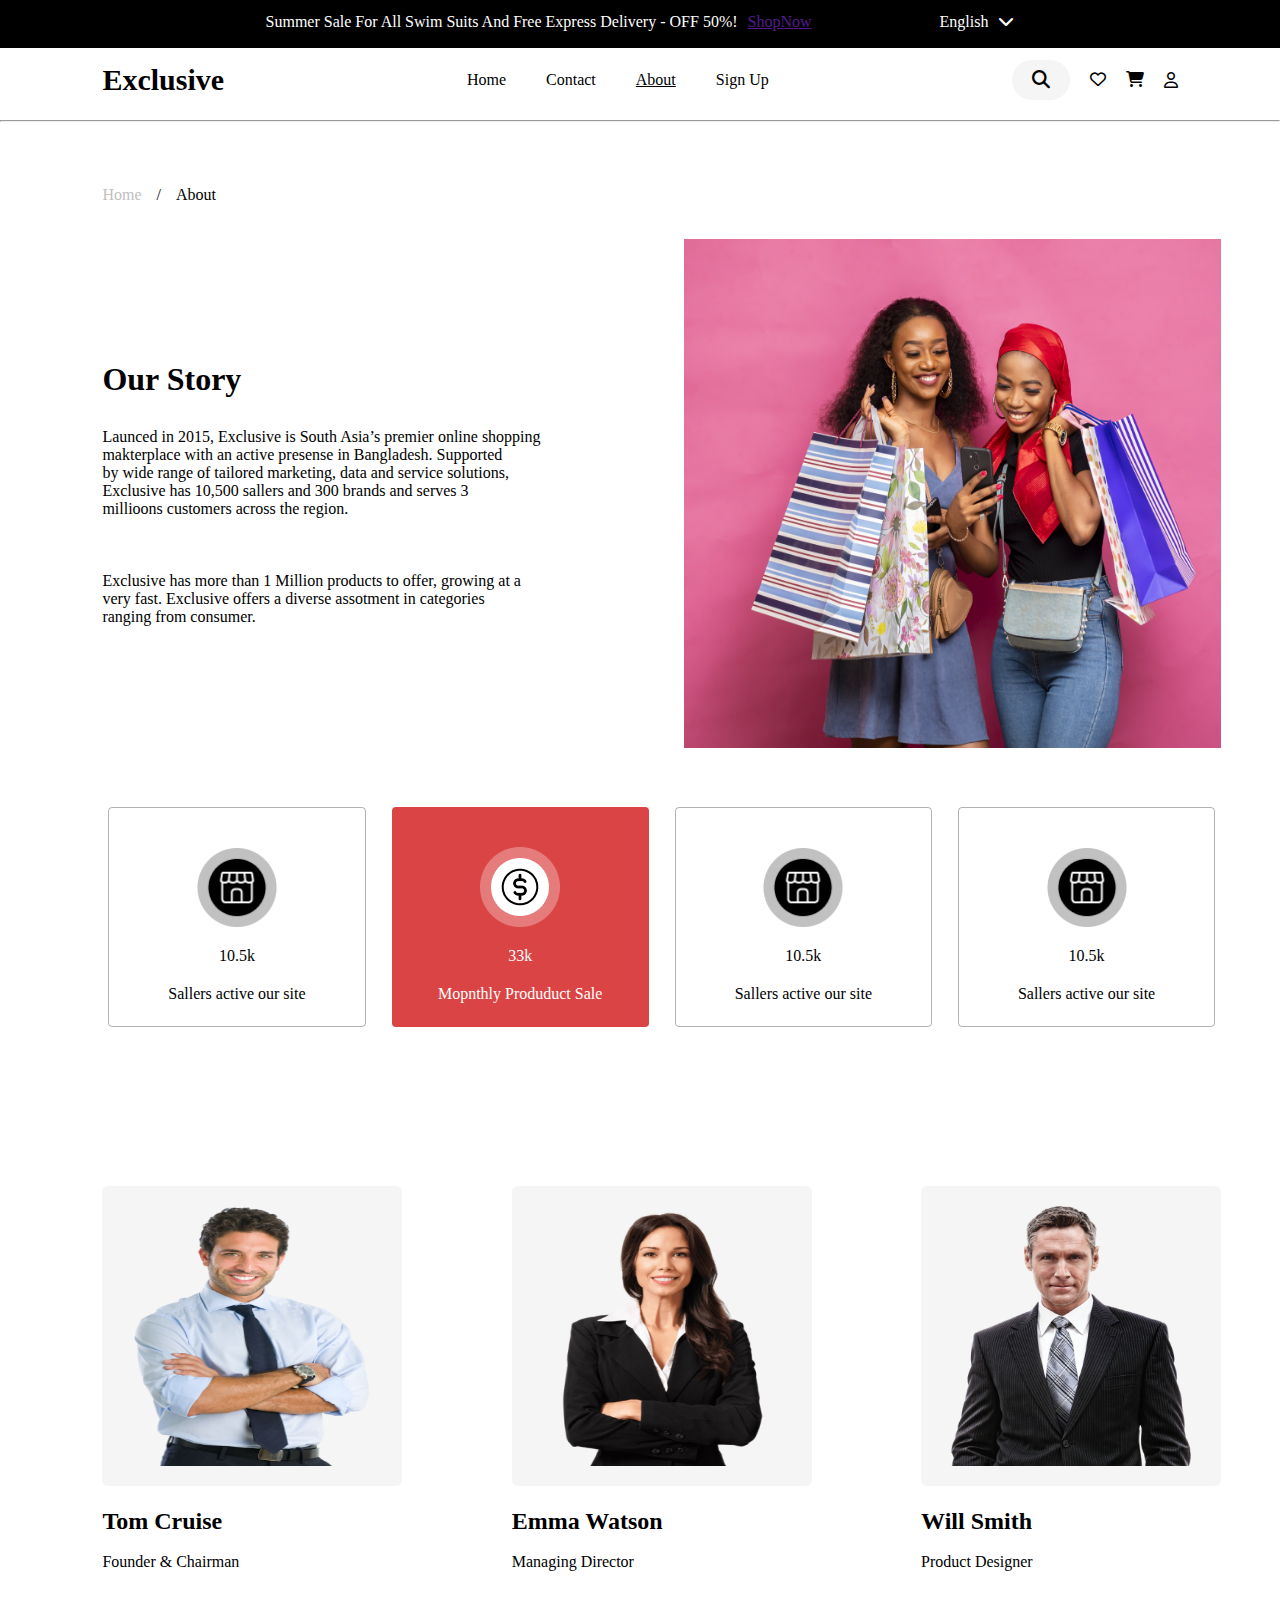
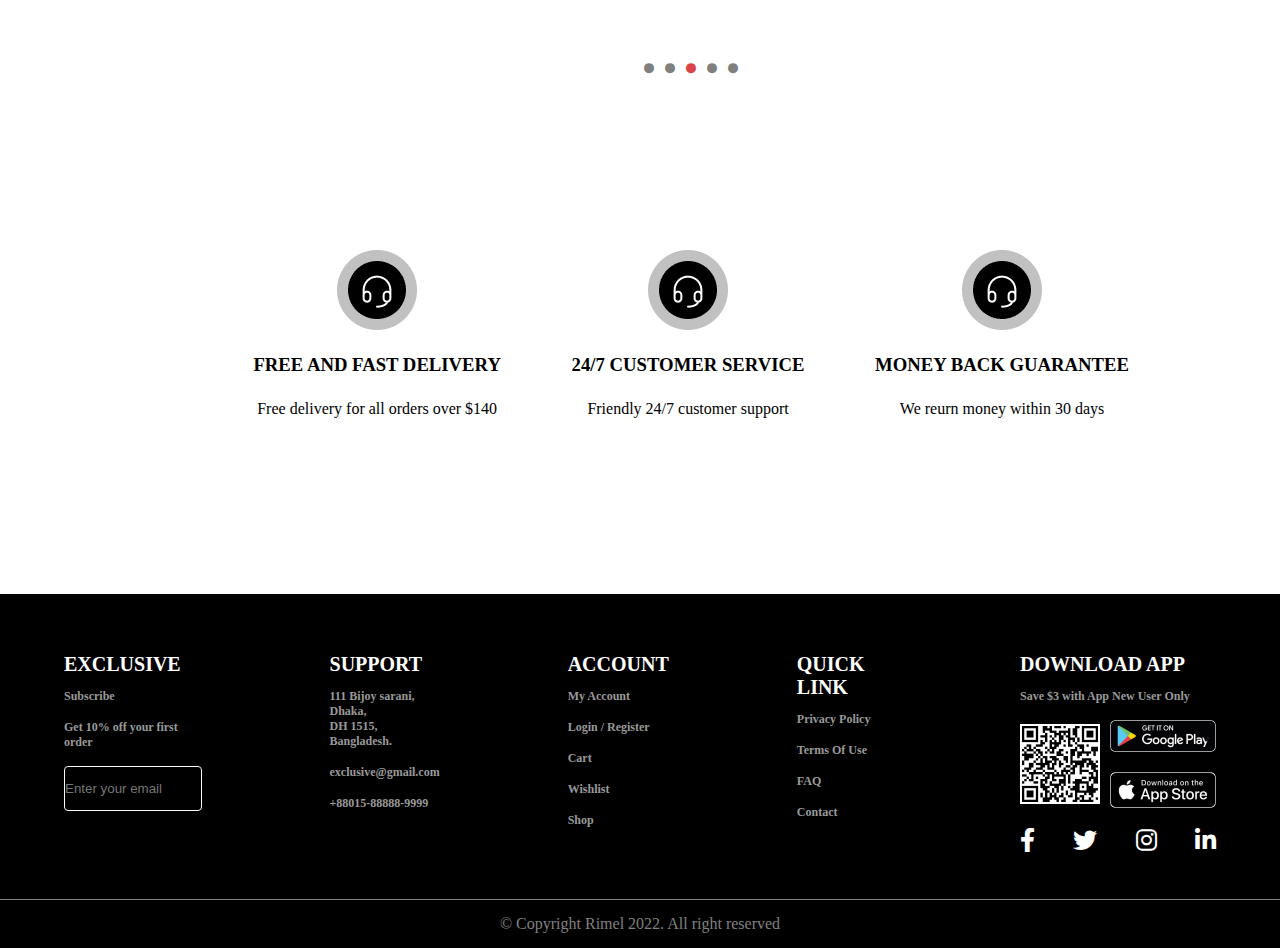
<file: About.html>
<!DOCTYPE html>
<html lang="en">

<head>
    <meta charset="UTF-8">
    <meta http-equiv="X-UA-Compatible" content="IE=edge">
    <meta name="viewport" content="width=device-width, initial-scale=1.0">
    <link rel="stylesheet" href="CSS/all.css">
    <link rel="stylesheet" href="CSS/About_style.css">
    <title>About</title>
</head>

<body>
    <!-- start header -->
    <header>
        <div class="TopHeader">
            <div class="shop">
                <p>Summer Sale For All Swim Suits And Free Express Delivery - OFF 50%! </p>
                <a href="" class="ShopNow">ShopNow</a>
            </div>
            <div class="shop">
                <p>English</p>
                <i class="fa-solid fa-chevron-down"></i>
            </div>

        </div>
        <nav>
            <h1>Exclusive</h1>
            <div class="navbar">
                <ul>
                    <li class="without_underline"><a href="index.html">Home</a></li>
                    <li class="without_underline"><a href="Contact.html">Contact</a></li>
                    <li class="underline"><a href="About.html">About</a></li>
                    <li class="without_underline"><a href="sign up.html">Sign Up</a></li>
                </ul>
            </div>
            <div class="research">
                <div class="Box">
                    <input class="input_research" type="text" placeholder="What are you looking for? ">
                    <a href="">
                        <i class="fa-solid fa-magnifying-glass search"></i>
                    </a>
                </div>
                <a href="Wishlist.html"><i class="fa-regular fa-heart"></i></a>
                <a href="Cart.html"><i class="fa-solid fa-cart-shopping"></i></a>
                <i class="fa-regular fa-user"></i>
                <div class="user-info">
                    <ul>
                        <li><i class="fa-regular fa-user"></i> Manage My Account</li>
                        <li> <i class="fa-solid fa-briefcase"></i> My Order</li>
                        <li> <i class="fa-regular fa-circle-xmark"></i> My Cancellations</li>
                        <li> <i class="fa-regular fa-star"></i> My Reviews</li>
                        <li> <i class="fa-solid fa-arrow-right-to-bracket"></i> Logout</li>
                    </ul>
                </div>
            </div>
        </nav>
        <hr>
    </header>
    <div class="Home_About">
        <a href="" class="Home">Home</a>
        <p>/</p>
        <div class="About_link">
            <a href="">About</a>
        </div>
    </div>
    <!-- end header -->


    <section class="content">
        <!-- start content and picture -->
        <div class="content-picture">
            <div class="content_info">
                <h1>Our Story</h1>
                <p>Launced in 2015, Exclusive is South Asia’s premier online shopping <br>makterplace with an active
                    presense in Bangladesh. Supported <br> by wide range of tailored marketing, data and service
                    solutions,
                    <br>Exclusive has 10,500 sallers and 300 brands and serves 3 <br> millioons customers across the
                    region.
                </p>
                <br>
                <br>
                <br>
                <p>Exclusive has more than 1 Million products to offer, growing at a <br> very fast. Exclusive offers a
                    diverse assotment in categories <br> ranging from consumer.</p>
            </div>
            <div class="picture">
                <img src="image/portrait-two-african-females-holding-shopping-bags-while-reacting-something-their-smartphone 1 (2).png"
                    alt="">
            </div>
        </div>
        <!-- end div content and picture -->

        <!-- start div group picture -->
        <div class="group_picture">
            <div class="group">
                <img src="image/Services.png" alt="">
                <p>10.5k</p>
                <p>Sallers active our site</p>
            </div>
            <div class="group group2">
                <img src="image/Services (1).png" alt="">
                <p>33k</p>
                <p>Mopnthly Produduct Sale</p>
            </div>
            <div class="group">
                <img src="image/Services.png" alt="">
                <p>10.5k</p>
                <p>Sallers active our site</p>
            </div>
            <div class="group">
                <img src="image/Services.png" alt="">
                <p>10.5k</p>
                <p>Sallers active our site</p>
            </div>
        </div>
        <!-- end this sectiion -->
        <!-- start section picture people -->
        <section class="pepole">
            <div class="picture">
                <div class="picture1">
                    <img src="image/image 46.png" alt=" this man picture">
                    <br>
                    <br>
                    <h2>Tom Cruise</h2>
                    <br>
                    <p>Founder & Chairman</p>
                    <br>
                    <div class="social_websit">
                        <i class="fa-brands fa-twitter fa_website"></i>
                        <i class="fa-brands fa-instagram fa_website"></i>
                        <i class="fa-brands fa-linkedin-in fa_website"></i>
                    </div>

                </div>
                <div class="picture1">
                    <img src="image/image 51.png" alt="This is weoman picture">
                    <br>
                    <br>
                    <h2>Emma Watson</h2>
                    <br>
                    <p>Managing Director</p>
                    <br>
                    <div class="social_websit">
                        <i class="fa-brands fa-twitter fa_website"></i>
                        <i class="fa-brands fa-instagram fa_website"></i>
                        <i class="fa-brands fa-linkedin-in fa_website"></i>
                    </div>
                </div>
                <div class="picture1">
                    <img src="image/image 47.png" alt="This is man2 picture">
                    <br>
                    <br>
                    <h2>Will Smith</h2>
                    <br>
                    <p>Product Designer</p>
                    <br>
                    <div class="social_websit">
                        <i class="fa-brands fa-twitter fa_website"></i>
                        <i class="fa-brands fa-instagram fa_website"></i>
                        <i class="fa-brands fa-linkedin-in fa_website"></i>
                    </div>
                </div>
            </div>
            <div class="circle">
                <i class="fa-solid fa-circle"></i>
                <i class="fa-solid fa-circle"></i>
                <i class="fa-solid fa-circle circle_red"></i>
                <i class="fa-solid fa-circle"></i>
                <i class="fa-solid fa-circle"></i>
            </div>
        </section>
        <!-- end section picture and people -->
        <!-- start section icon -->
        <section class="icon_end">
            <div class="icon">
                <div class="icon1">
                    <img src="image/Services (4).png" alt=" this man picture">

                    <h3>FREE AND FAST DELIVERY</h3>

                    <p>Free delivery for all orders over $140</p>
                </div>
                <div class="icon1">
                    <img src="image/Services (4).png" alt="This is weoman picture">

                    <h3>24/7 CUSTOMER SERVICE</h3>

                    <p>Friendly 24/7 customer support</p>
                </div>
                <div class="icon1">
                    <img src="image/Services (4).png" alt="This is man2 picture">

                    <h3>MONEY BACK GUARANTEE</h3>

                    <p>We reurn money within 30 days</p>
                </div>
            </div>
        </section>
    </section>
    <!-- FOOTER START -->
    <footer>
        <div class="footer">
            <div class="contain">
                <div class="col">
                    <h1>Exclusive</h1>
                    <ul>
                        <li>Subscribe</li>
                        <li>Get 10% off your first order</li>
                        <li class="email">
                            <input type="email" placeholder="Enter your email">
                        </li>
                    </ul>
                </div>
                <div class="col">
                    <h1>Support</h1>
                    <ul>
                        <li>
                            111 Bijoy sarani, Dhaka, <br>
                            DH 1515, Bangladesh.
                        </li>
                        <li>exclusive@gmail.com</li>
                        <li>+88015-88888-9999</li>
                    </ul>
                </div>
                <div class="col">
                    <h1>Account</h1>
                    <ul>
                        <li>My Account</li>
                        <li>Login / Register</li>
                        <li>Cart</li>
                        <li>Wishlist</li>
                        <li>Shop</li>
                    </ul>
                </div>
                <div class="col">
                    <h1>Quick Link</h1>
                    <ul>
                        <li>Privacy Policy</li>
                        <li>Terms Of Use</li>
                        <li>FAQ</li>
                        <li>Contact</li>
                    </ul>
                </div>
                <div class="col social">
                    <h1>Download App</h1>
                    <ul>
                        <li>Save $3 with App New User Only</li>
                        <div class="Qrcode">
                            <li><img src="image/Qrcode 1.png " alt=""></li>
                            <div class="google_paly_apple">
                                <li><img src="image/png-transparent-google-play-store-logo-google-play-app-store-android-wallets-text-label-logo.png"
                                        alt=""></li>
                                <li><img src="image/download-appstore.png" alt=""></li>
                            </div>
                        </div>
                        <div class="social_media">
                            <li>
                                <i class="fa-brands fa-facebook-f"></i>
                            </li>
                            <li>
                                <i class="fa-brands fa-twitter"></i>
                            </li>
                            <li>
                                <i class="fa-brands fa-instagram"></i>
                            </li>
                            <li>
                                <i class="fa-brands fa-linkedin-in"></i>
                            </li>
                        </div>
                    </ul>
                </div>
            </div>
            <p class="cope">&copy; Copyright Rimel 2022. All right reserved</p>
        </div>
    </footer>
    <!-- END OF FOOTER -->



</body>

</html>
</file>
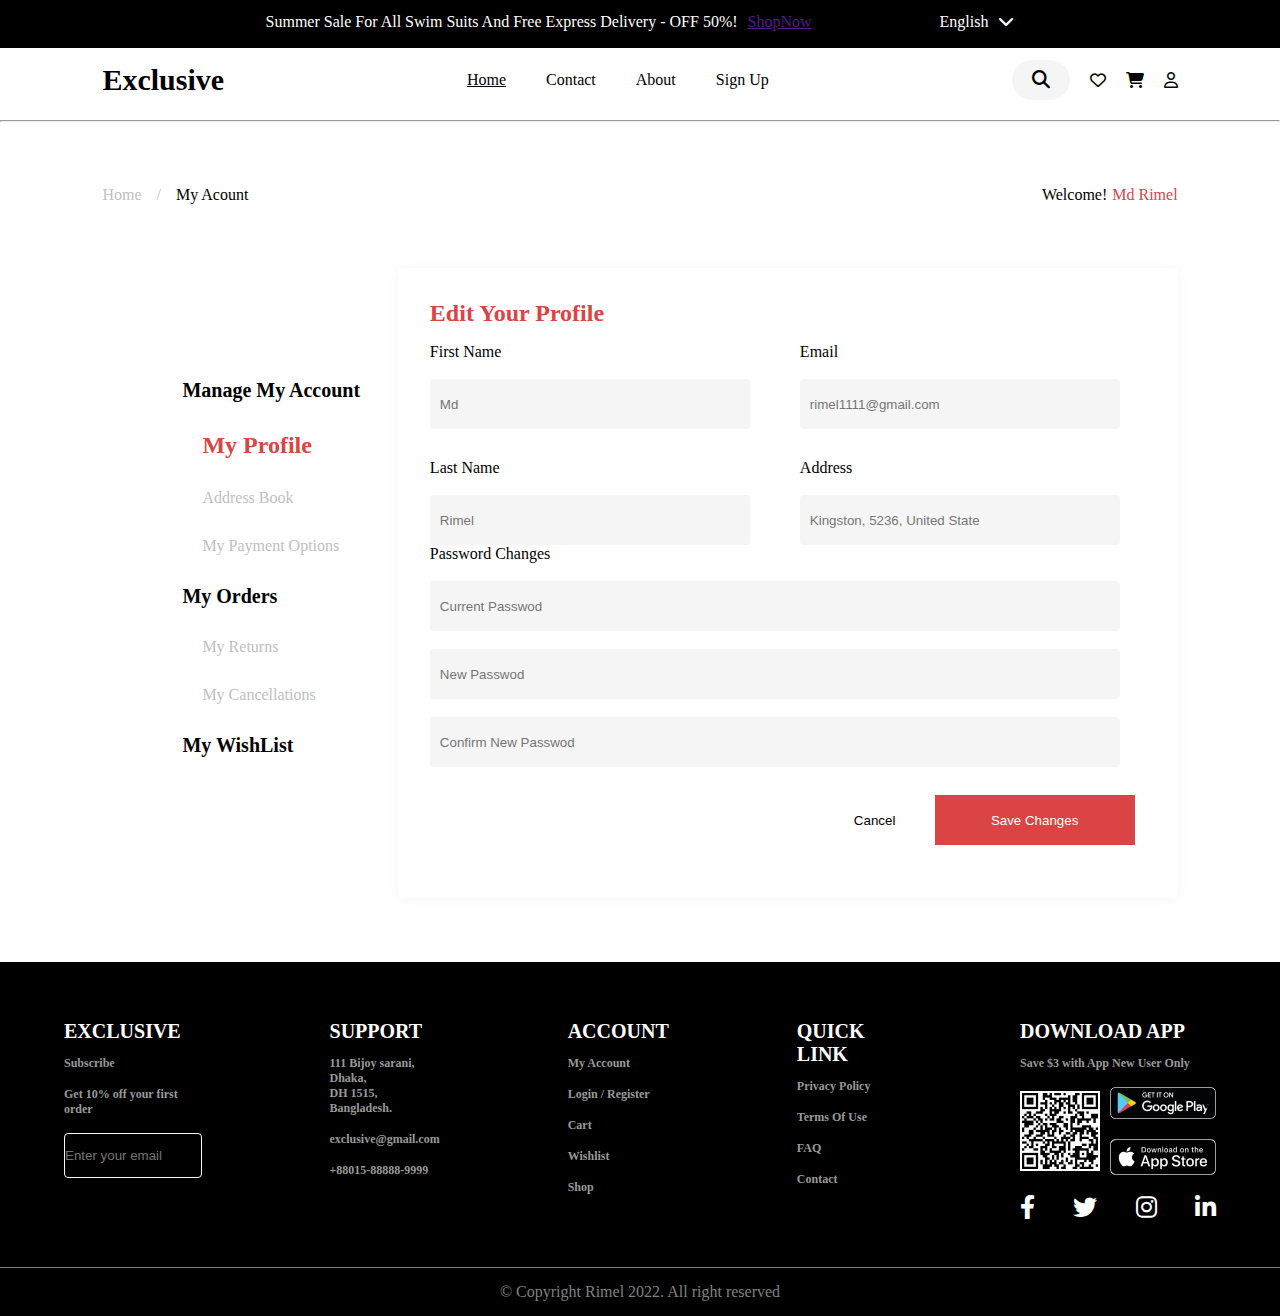
<file: Account.html>
<!DOCTYPE html>
<html lang="en">

<head>
    <meta charset="UTF-8">
    <meta http-equiv="X-UA-Compatible" content="IE=edge">
    <meta name="viewport" content="width=device-width, initial-scale=1.0">
    <link rel="stylesheet" href="CSS/Acount_Style.css">
    <link rel="stylesheet" href="CSS/all.css">
    <title>Account</title>
</head>

<body>
    <!-- start header nav -->
    <header>
        <div class="TopHeader">
            <div class="shop">
                <p>Summer Sale For All Swim Suits And Free Express Delivery - OFF 50%! </p>
                <a href="" class="ShopNow">ShopNow</a>
            </div>
            <div class="shop">
                <p>English</p>
                <i class="fa-solid fa-chevron-down"></i>
            </div>

        </div>
        <nav>
            <h1>Exclusive</h1>
            <div class="navbar">
                <ul>
                    <li class="underline"><a href="index.html">Home</a></li>
                    <li class="without_underline"><a href="Contact.html">Contact</a></li>
                    <li class="without_underline"><a href="About.html">About</a></li>
                    <li class="without_underline"><a href="sign up.html">Sign Up</a></li>
                </ul>
            </div>
            <div class="research">
                <div class="Box">
                    <input class="input_research" type="text" placeholder="What are you looking for? ">
                    <a href="">
                        <i class="fa-solid fa-magnifying-glass search"></i>
                    </a>
                </div>
                <i class="fa-regular fa-heart"></i>
                <i class="fa-solid fa-cart-shopping"></i>
                <i class="fa-regular fa-user"></i>
                <div class="user-info">
                    <ul>
                        <li><i class="fa-regular fa-user"></i> Manage My Account</li>
                        <li> <i class="fa-solid fa-briefcase"></i> My Order</li>
                        <li> <i class="fa-regular fa-circle-xmark"></i> My Cancellations</li>
                        <li> <i class="fa-regular fa-star"></i> My Reviews</li>
                        <li> <i class="fa-solid fa-arrow-right-to-bracket"></i> Logout</li>
                    </ul>
                </div>
            </div>
        </nav>
        <hr>
    </header>
    <div class="nav_Account">
        <div class="Home_Myacount">
            <a href="" class="Home">Home</a>
            <p>/</p>
            <div class="myacount">
                <a href="">My Acount</a>
            </div>
        </div>
        <div class="Greeting">
            <div class="welcom">Welcome! </div>
            <div class="name">Md Rimel</div>
        </div>
    </div>
    <!-- end header nav -->
    <!-- start section 1 -->

    <section class="lest">
        <!-- start left side -->
        <div class="leftside">
            <h3>Manage My Account</h3>
            <h2>My Profile</h2>
            <p>Address Book</p>
            <p>My Payment Options</p>
            <h3>My Orders</h3>
            <p>My Returns</p>
            <p>My Cancellations</p>
            <h3>My WishList</h3>
        </div>
        <!-- end left-side -->
        <!-- start section 2 -->
        <section class="form">
            <h2>Edit Your Profile</h2>
            <form action="">
                <div class="lable">
                    <div class="label_side">
                        <div class="label_style">
                            <label for="">First Name</label>
                            <br>
                            <br>
                            <input type="text" placeholder="Md">
                        </div>
                        <div class="label_style">
                            <label for="">Last Name</label>
                            <br>
                            <br>
                            <input type="text" placeholder="Rimel">
                        </div>
                    </div>
                    <div class="label_side">
                        <div class="label_style">
                            <label for="">Email</label>
                            <br>
                            <br>
                            <input type="email" placeholder="rimel1111@gmail.com">
                        </div>
                        <div class="label_style">
                            <label for="">Address</label>
                            <br><br>
                            <input type="text" placeholder="Kingston, 5236, United State">
                        </div>
                    </div>

                </div>

                <div class="end-form">
                    <label for="">Password Changes</label>
                    <br><br>
                    <input type="password" placeholder="Current Passwod">
                    <br><br>
                    <input type="password" placeholder="New Passwod">
                    <br><br>
                    <input type="password" placeholder="Confirm New Passwod">
                </div>
                <div class="buttons">
                    <button class="cancel">Cancel</button>
                    <button class="Save">Save Changes</button>
                </div>
            </form>
        </section>
    </section>
    <!-- FOOTER START -->
    <footer>
        <div class="footer">
            <div class="contain">
                <div class="col">
                    <h1>Exclusive</h1>
                    <ul>
                        <li>Subscribe</li>
                        <li>Get 10% off your first order</li>
                        <li class="email">
                            <input type="email" placeholder="Enter your email">
                        </li>
                    </ul>
                </div>
                <div class="col">
                    <h1>Support</h1>
                    <ul>
                        <li>
                            111 Bijoy sarani, Dhaka, <br>
                            DH 1515, Bangladesh.
                        </li>
                        <li>exclusive@gmail.com</li>
                        <li>+88015-88888-9999</li>
                    </ul>
                </div>
                <div class="col">
                    <h1>Account</h1>
                    <ul>
                        <li>My Account</li>
                        <li>Login / Register</li>
                        <li>Cart</li>
                        <li>Wishlist</li>
                        <li>Shop</li>
                    </ul>
                </div>
                <div class="col">
                    <h1>Quick Link</h1>
                    <ul>
                        <li>Privacy Policy</li>
                        <li>Terms Of Use</li>
                        <li>FAQ</li>
                        <li>Contact</li>
                    </ul>
                </div>
                <div class="col social">
                    <h1>Download App</h1>
                    <ul>
                        <li>Save $3 with App New User Only</li>
                        <div class="Qrcode">
                            <li><img src="image/Qrcode 1.png " alt=""></li>
                            <div class="google_paly_apple">
                                <li><img src="image/png-transparent-google-play-store-logo-google-play-app-store-android-wallets-text-label-logo.png"
                                        alt=""></li>
                                <li><img src="image/download-appstore.png" alt=""></li>
                            </div>
                        </div>
                        <div class="social_media">
                            <li>
                                <i class="fa-brands fa-facebook-f"></i>
                            </li>
                            <li>
                                <i class="fa-brands fa-twitter"></i>
                            </li>
                            <li>
                                <i class="fa-brands fa-instagram"></i>
                            </li>
                            <li>
                                <i class="fa-brands fa-linkedin-in"></i>
                            </li>
                        </div>
                    </ul>
                </div>
            </div>
            <p class="cope">&copy; Copyright Rimel 2022. All right reserved</p>
        </div>
    </footer>
    <!-- END OF FOOTER -->
</body>

</html>
</file>
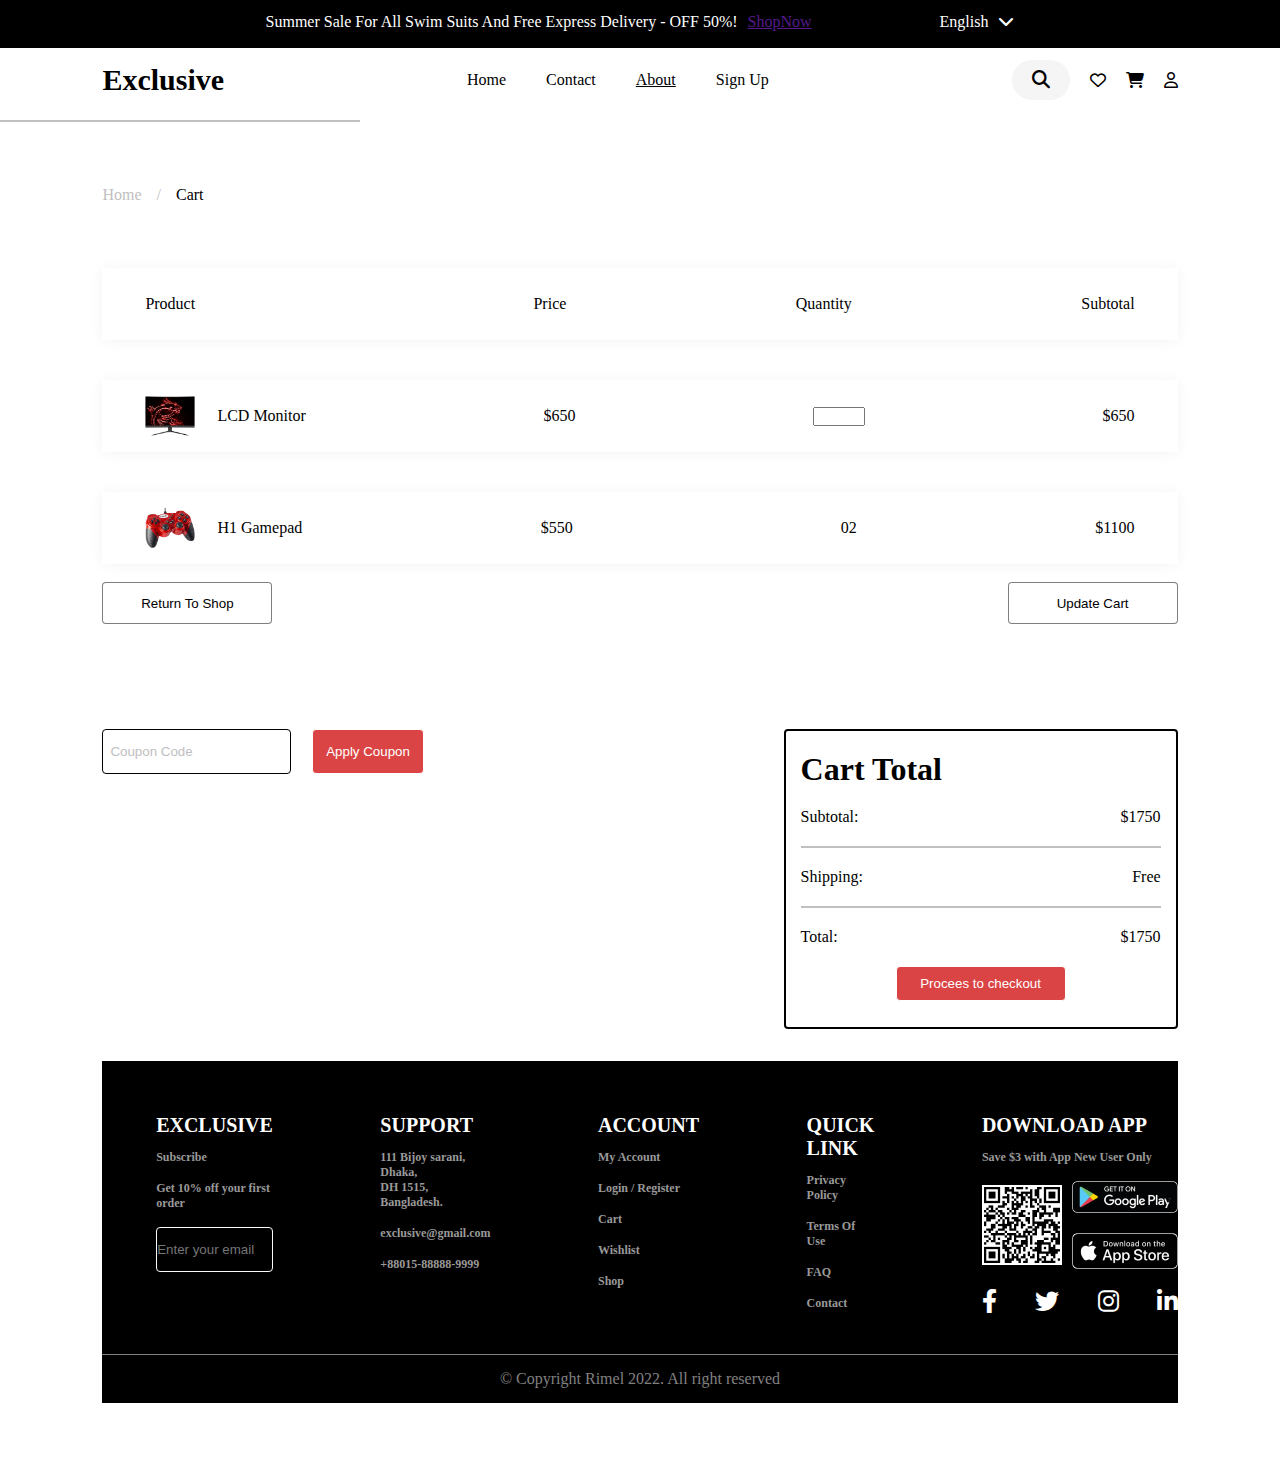
<file: Cart.html>
<!DOCTYPE html>
<html lang="en">

<head>
    <meta charset="UTF-8">
    <meta http-equiv="X-UA-Compatible" content="IE=edge">
    <meta name="viewport" content="width=device-width, initial-scale=1.0">
    <link rel="stylesheet" href="CSS/Cart_Style.css">
    <link rel="stylesheet" href="CSS/all.css">
    <title>Cart</title>
</head>

<body>
    <!-- start header -->
    <header>
        <div class="TopHeader">
            <div class="shop">
                <p>Summer Sale For All Swim Suits And Free Express Delivery - OFF 50%! </p>
                <a href="" class="ShopNow">ShopNow</a>
            </div>
            <div class="shop">
                <p>English</p>
                <i class="fa-solid fa-chevron-down"></i>
            </div>

        </div>
        <nav>
            <h1>Exclusive</h1>
            <div class="navbar">
                <ul>
                    <li class="without_underline"><a href="index.html">Home</a></li>
                    <li class="without_underline"><a href="Contact.html">Contact</a></li>
                    <li class="underline"><a href="About.html">About</a></li>
                    <li class="without_underline"><a href="sign up.html">Sign Up</a></li>
                </ul>
            </div>
            <div class="research">
                <div class="Box">
                    <input class="input_research" type="text" placeholder="What are you looking for? ">
                    <a href="">
                        <i class="fa-solid fa-magnifying-glass search"></i>
                    </a>
                </div>
                <i class="fa-regular fa-heart"></i>
                <i class="fa-solid fa-cart-shopping"></i>
                <i class="fa-regular fa-user"></i>
                <div class="user-info">
                    <ul>
                        <li><i class="fa-regular fa-user"></i> Manage My Account</li>
                        <li> <i class="fa-solid fa-briefcase"></i> My Order</li>
                        <li> <i class="fa-regular fa-circle-xmark"></i> My Cancellations</li>
                        <li> <i class="fa-regular fa-star"></i> My Reviews</li>
                        <li> <i class="fa-solid fa-arrow-right-to-bracket"></i> Logout</li>
                    </ul>
                </div>
            </div>
        </nav>
        <hr>
    </header>
    <div class="Home_Cart">
        <a href="" class="Home">Home</a>
        <p>/</p>
        <div class="Cart_link">
            <a href="">Cart</a>
        </div>
    </div>
    <!-- end header -->

    <section class="Cart">

        <!-- section_1 -->
        <div class="rows">
            <div class="row">
                <p>Product</p>
                <p class="price_padding">Price</p>
                <p>Quantity</p>
                <p>Subtotal</p>
            </div>
            <div class="row">
                <div class="LCD">
                    <img src="image/g27cq4-500x500 1.png">
                    <p class="paracraf">LCD Monitor</p>
                </div>
                <p>$650</p>
                <input type="number" min="0" max="10" step="1">
                <p>$650</p>
            </div>
            <div class="row">
                <div class="LCD">
                    <img src="image/g92-2-500x500 1.png">
                    <p class="paracraf">H1 Gamepad</p>
                </div>
                <p class="num_padding">$550</p>
                <p class="border">02</p>
                <p>$1100</p>
            </div>
        </div>
        <!-- </div> -->
        <br>
        <!-- setion_2 -->
        <div class="return">
            <button>Return To Shop</button>
            <button>Update Cart</button>
        </div>
        <!-- section_3 -->
        <div class="code">
            <button class="button1">Coupon Code</button>
            <button class="button2">Apply Coupon</button>

            <div class="cart_total">
                <h1>Cart Total</h1>
                <div class="cart">
                    <p>Subtotal:</p>
                    <p>$1750</p>
                </div>
                <hr>
                <div class="cart">
                    <p>Shipping:</p>
                    <p>Free</p>
                </div>
                <hr>
                <div class="cart">
                    <p>Total:</p>
                    <p>$1750</p>
                </div>
                <div class="button_cart_div">
                    <button class="button_cart">Procees to checkout</button>
                </div>
            </div>

        </div>
            <!-- FOOTER START -->
    <footer>
        <div class="footer">
            <div class="contain">
                <div class="col">
                    <h1>Exclusive</h1>
                    <ul>
                        <li>Subscribe</li>
                        <li>Get 10% off your first order</li>
                        <li class="email">
                            <input type="email" placeholder="Enter your email">
                        </li>
                    </ul>
                </div>
                <div class="col">
                    <h1>Support</h1>
                    <ul>
                        <li>
                            111 Bijoy sarani, Dhaka, <br>
                            DH 1515, Bangladesh.
                        </li>
                        <li>exclusive@gmail.com</li>
                        <li>+88015-88888-9999</li>
                    </ul>
                </div>
                <div class="col">
                    <h1>Account</h1>
                    <ul>
                        <li>My Account</li>
                        <li>Login / Register</li>
                        <li>Cart</li>
                        <li>Wishlist</li>
                        <li>Shop</li>
                    </ul>
                </div>
                <div class="col">
                    <h1>Quick Link</h1>
                    <ul>
                        <li>Privacy Policy</li>
                        <li>Terms Of Use</li>
                        <li>FAQ</li>
                        <li>Contact</li>
                    </ul>
                </div>
                <div class="col social">
                    <h1>Download App</h1>
                    <ul>
                        <li>Save $3 with App New User Only</li>
                        <div class="Qrcode">
                            <li><img src="image/Qrcode 1.png " alt=""></li>
                            <div class="google_paly_apple">
                                <li><img src="image/png-transparent-google-play-store-logo-google-play-app-store-android-wallets-text-label-logo.png"
                                        alt=""></li>
                                <li><img src="image/download-appstore.png" alt=""></li>
                            </div>
                        </div>
                        <div class="social_media">
                            <li>
                                <i class="fa-brands fa-facebook-f"></i>
                            </li>
                            <li>
                                <i class="fa-brands fa-twitter"></i>
                            </li>
                            <li>
                                <i class="fa-brands fa-instagram"></i>
                            </li>
                            <li>
                                <i class="fa-brands fa-linkedin-in"></i>
                            </li>
                        </div>
                    </ul>
                </div>
            </div>
            <p class="cope">&copy; Copyright Rimel 2022. All right reserved</p>
        </div>
    </footer>
    <!-- END OF FOOTER -->
    </section>

</body>

</html>
</file>
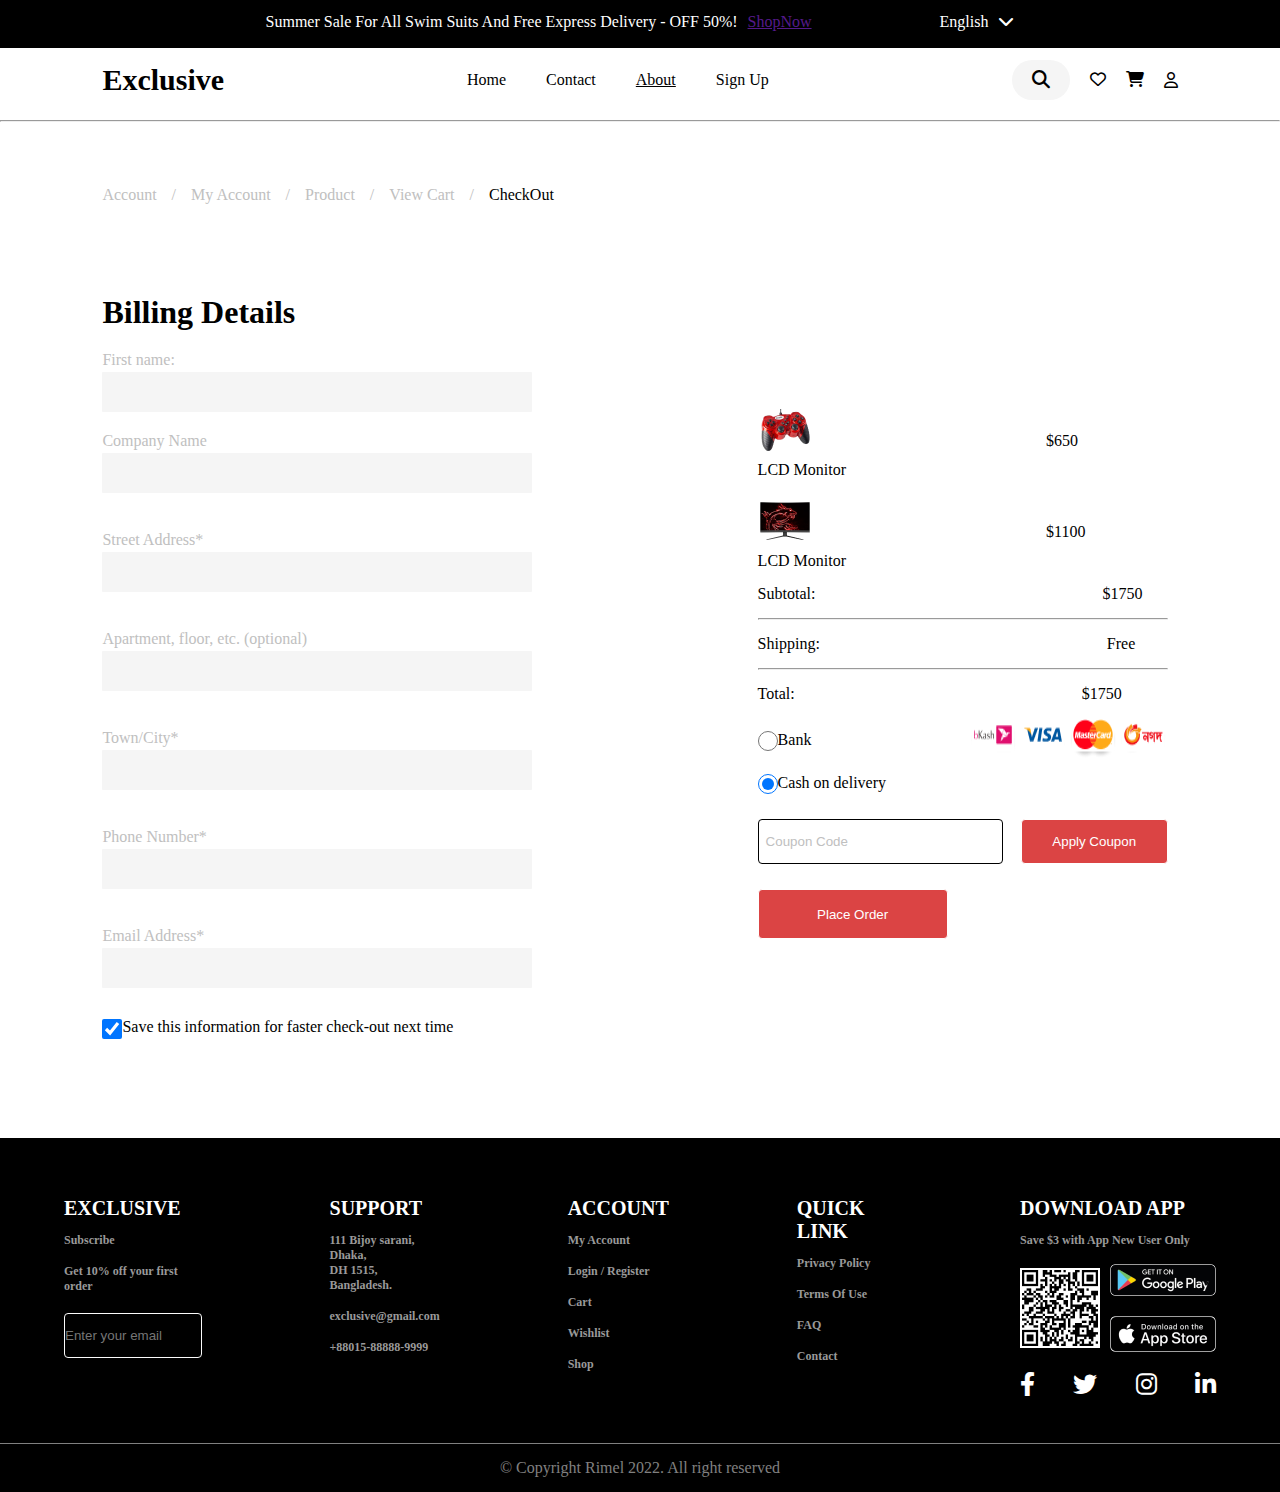
<file: CheckOut.html>
<!DOCTYPE html>
<html lang="en">

<head>
    <meta charset="UTF-8">
    <meta http-equiv="X-UA-Compatible" content="IE=edge">
    <meta name="viewport" content="width=device-width, initial-scale=1.0">
    <link rel="stylesheet" href="CSS/CheckOut_Style.css">
    <link rel="stylesheet" href="CSS/all.css">
    <title>CheckOut</title>
</head>

<body>
    <!-- start header -->
    <header>
        <div class="TopHeader">
            <div class="shop">
                <p>Summer Sale For All Swim Suits And Free Express Delivery - OFF 50%! </p>
                <a href="" class="ShopNow">ShopNow</a>
            </div>
            <div class="shop">
                <p>English</p>
                <i class="fa-solid fa-chevron-down"></i>
            </div>

        </div>
        <nav>
            <h1>Exclusive</h1>
            <div class="navbar">
                <ul>
                    <li class="without_underline"><a href="index.html">Home</a></li>
                    <li class="without_underline"><a href="Contact.html">Contact</a></li>
                    <li class="underline"><a href="About.html">About</a></li>
                    <li class="without_underline"><a href="sign up.html">Sign Up</a></li>
                </ul>
            </div>
            <div class="research">
                <div class="Box">
                    <input class="input_research" type="text" placeholder="What are you looking for? ">
                    <a href="">
                        <i class="fa-solid fa-magnifying-glass search"></i>
                    </a>
                </div>
                <a href="Wishlist.html"><i class="fa-regular fa-heart"></i></a>
                <a href="Cart.html"><i class="fa-solid fa-cart-shopping"></i></a>
                <i class="fa-regular fa-user"></i>
                <div class="user-info">
                    <ul>
                        <li><i class="fa-regular fa-user"></i> Manage My Account</li>
                        <li> <i class="fa-solid fa-briefcase"></i> My Order</li>
                        <li> <i class="fa-regular fa-circle-xmark"></i> My Cancellations</li>
                        <li> <i class="fa-regular fa-star"></i> My Reviews</li>
                        <li> <i class="fa-solid fa-arrow-right-to-bracket"></i> Logout</li>
                    </ul>
                </div>
            </div>
        </nav>
        <hr>
    </header>
    <div class="Home_Cart">
        <a href="Account.html" class="Home">Account</a>
        <p>/</p>
        <a href="Account.html" class="Home">My Account</a>
        <p>/</p>
        <a href="prodect.html" class="Home">Product</a>
        <p>/</p>
        <a href="Cart.html" class="Home">View Cart</a>
        <p>/</p>
        <div class="Cart_link">
            <a href="CheckOut.html">CheckOut</a>
        </div>
    </div>
    <!-- end header -->
    <!-- start_form -->
    <div class="bigParent">
        <div class="parent">
            <h1>Billing Details</h1>
            <div class="form">
                <form action="/action_page.php">
                    <div class="label">
                        <label for="fname">First name:</label><br>
                        <input type="text" id="fname" name="fname" value=""><br>
                    </div>
                    <div class="label">
                        <label for="lname">Company Name</label><br>
                        <input type="text" id="lname" name="lname" value=""><br><br>
                    </div>
                    <div class="label">
                        <label for="fname">Street Address*</label><br>
                        <input type="text" id="lname" name="lname" value=""><br><br>
                    </div>
                    <div class="label">
                        <label for="fname">Apartment, floor, etc. (optional)</label><br>
                        <input type="text" id="lname" name="lname" value=""><br><br>
                    </div>
                    <div class="label">
                        <label for="fname">Town/City*</label><br>
                        <input type="text" id="lname" name="lname" value=""><br><br>
                    </div>
                    <div class="label">
                        <label for="fname">Phone Number*</label><br>
                        <input type="text" id="lname" name="lname" value=""><br><br>
                    </div>
                    <div class="label">
                        <label for="fname">Email Address*</label><br>
                        <input type="email" id="lname" name="lname" value=""><br><br>
                    </div>
                    <div class="labelbox">
                        <input type="checkbox" id="vehicle1" name="vehicle1" value="Bike" checked class="checkbox">
                        <label for="vehicle1"> Save this information for faster check-out next time</label><br>
                    </div>
                </form>
            </div>
        </div>
        <!-- end_form -->

        <!-- section_2 -->
        <div class="box2">
            <div class="big_Lcd">
                <div class="LCD">
                    <img src="image/Gamepad-Cart-Small.png">
                    <p class="paracraf">LCD Monitor</p>
                </div>
                <p>$650</p>
            </div>

            <div class="bigH">
                <div class="H1">
                    <img src="image/Monitor-Cart-Small.png">
                    <p class="paracraf">LCD Monitor</p>
                </div>
                <p>$1100</p>
            </div>

            <div class="Subtotal">
                <p>Subtotal:</p>
                <p>$1750</p>
            </div>
            <hr>

            <div class="Shipping">
                <p>Shipping:</p>
                <p>Free</p>
            </div>
            <hr>

            <div class="Total">
                <p>Total:</p>
                <p>$1750</p>
            </div>

            <form class="radio">
                <div class="radio_img">
                    <div class="radioname">
                        <input type="radio" name="fav_language" value="Bank">
                        <label for="html">Bank</label><br>
                    </div>
                    <img src="image/Frame 834.png" alt="">
                </div>

                <div class="radioname">
                    <input type="radio" name="fav_language" value="Cash on delivery" checked>
                    <label for="css">Cash on delivery</label><br>
                </div>
            </form>
            <div class="code">
                <button class="button1">Coupon Code</button>
                <button class="button2">Apply Coupon</button>
            </div>
            <button class="Place_Order">Place Order</button>
        </div>
    </div>
        <!-- FOOTER START -->
        <footer>
            <div class="footer">
                <div class="contain">
                    <div class="col">
                        <h1>Exclusive</h1>
                        <ul>
                            <li>Subscribe</li>
                            <li>Get 10% off your first order</li>
                            <li class="email">
                                <input type="email" placeholder="Enter your email">
                            </li>
                        </ul>
                    </div>
                    <div class="col">
                        <h1>Support</h1>
                        <ul>
                            <li>
                                111 Bijoy sarani, Dhaka, <br>
                                DH 1515, Bangladesh.
                            </li>
                            <li>exclusive@gmail.com</li>
                            <li>+88015-88888-9999</li>
                        </ul>
                    </div>
                    <div class="col">
                        <h1>Account</h1>
                        <ul>
                            <li>My Account</li>
                            <li>Login / Register</li>
                            <li>Cart</li>
                            <li>Wishlist</li>
                            <li>Shop</li>
                        </ul>
                    </div>
                    <div class="col">
                        <h1>Quick Link</h1>
                        <ul>
                            <li>Privacy Policy</li>
                            <li>Terms Of Use</li>
                            <li>FAQ</li>
                            <li>Contact</li>
                        </ul>
                    </div>
                    <div class="col social">
                        <h1>Download App</h1>
                        <ul>
                            <li>Save $3 with App New User Only</li>
                            <div class="Qrcode">
                                <li><img src="image/Qrcode 1.png " alt=""></li>
                                <div class="google_paly_apple">
                                    <li><img src="image/png-transparent-google-play-store-logo-google-play-app-store-android-wallets-text-label-logo.png"
                                            alt=""></li>
                                    <li><img src="image/download-appstore.png" alt=""></li>
                                </div>
                            </div>
                            <div class="social_media">
                                <li>
                                    <i class="fa-brands fa-facebook-f"></i>
                                </li>
                                <li>
                                    <i class="fa-brands fa-twitter"></i>
                                </li>
                                <li>
                                    <i class="fa-brands fa-instagram"></i>
                                </li>
                                <li>
                                    <i class="fa-brands fa-linkedin-in"></i>
                                </li>
                            </div>
                        </ul>
                    </div>
                </div>
                <p class="cope">&copy; Copyright Rimel 2022. All right reserved</p>
            </div>
        </footer>
        <!-- END OF FOOTER -->
</body>

</html>
</file>
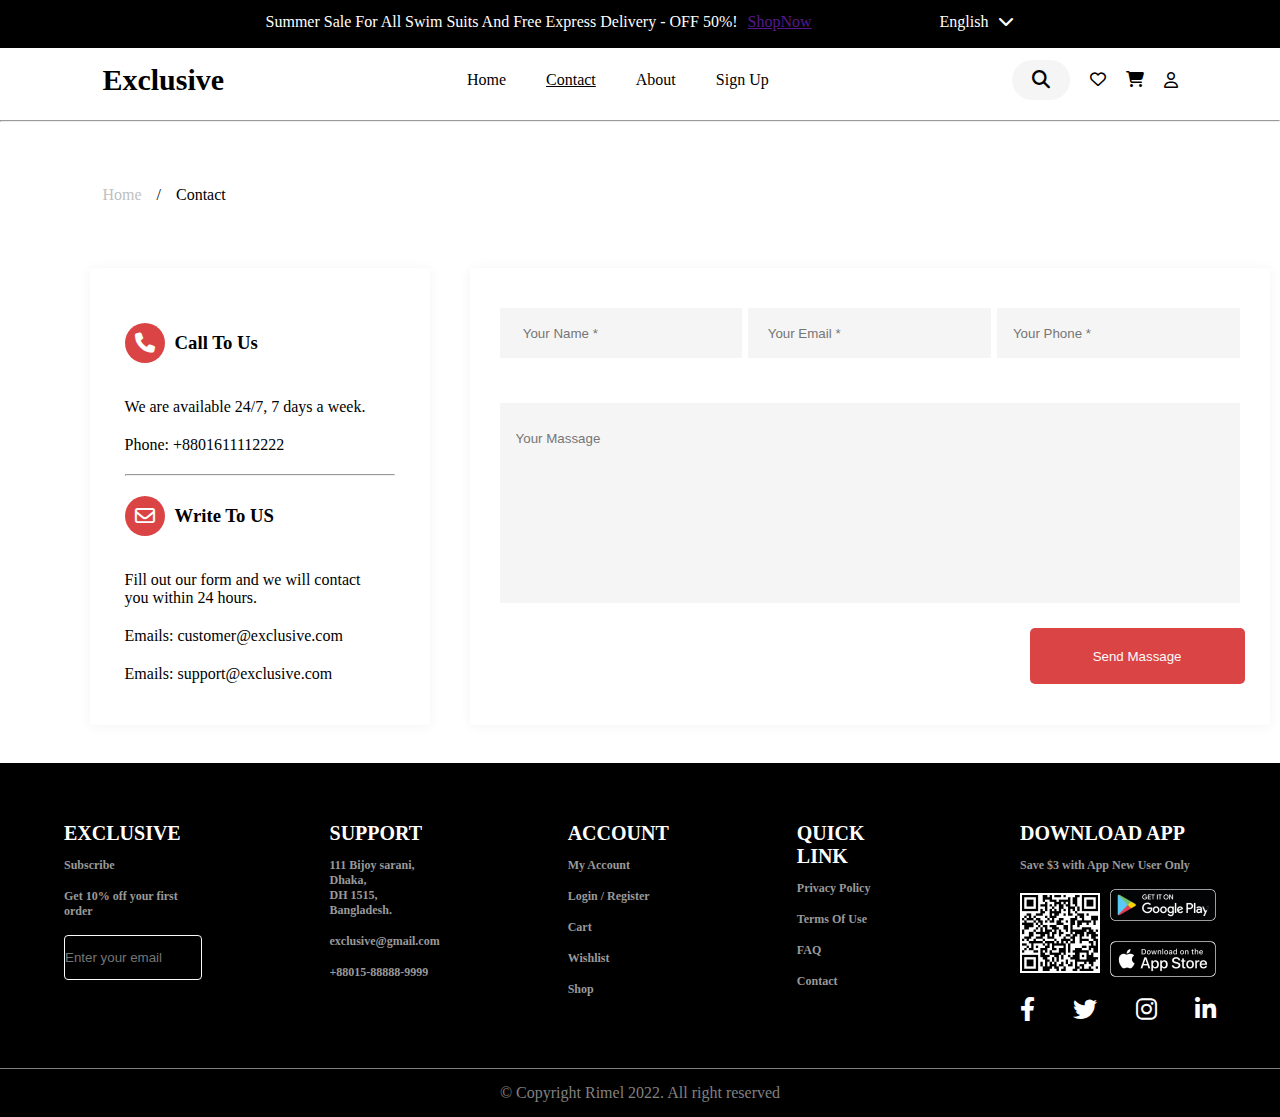
<file: Contact.html>
<!DOCTYPE html>
<html lang="en">

<head>
    <meta charset="UTF-8">
    <meta http-equiv="X-UA-Compatible" content="IE=edge">
    <meta name="viewport" content="width=device-width, initial-scale=1.0">
    <title>Contact</title>
    <link rel="stylesheet" href="CSS/Contact_Style.css">
    <link rel="stylesheet" href="CSS/all.css">
</head>

<body>
    <!-- start header -->
    <header>
        <div class="TopHeader">
            <div class="shop">
                <p>Summer Sale For All Swim Suits And Free Express Delivery - OFF 50%! </p>
                <a href="" class="ShopNow">ShopNow</a>
            </div>
            <div class="shop">
                <p>English</p>
                <i class="fa-solid fa-chevron-down"></i>
            </div>

        </div>
        <nav>
            <h1>Exclusive</h1>
            <div class="navbar">
                <ul>
                    <li class="without_underline"><a href="index.html">Home</a></li>
                    <li class="underline"><a href="Contact.html">Contact</a></li>
                    <li class="without_underline"><a href="About.html">About</a></li>
                    <li class="without_underline"><a href="sign up.html">Sign Up</a></li>
                </ul>
            </div>
            <div class="research">
                <div class="Box">
                    <input class="input_research" type="text" placeholder="What are you looking for? ">
                    <a href="">
                        <i class="fa-solid fa-magnifying-glass search"></i>
                    </a>
                </div>
                <a href="Wishlist.html"><i class="fa-regular fa-heart"></i></a>
                <a href="Cart.html"><i class="fa-solid fa-cart-shopping"></i></a>
                <i class="fa-regular fa-user"></i>
                <div class="user-info">
                    <ul>
                        <li><i class="fa-regular fa-user"></i> Manage My Account</li>
                        <li> <i class="fa-solid fa-briefcase"></i> My Order</li>
                        <li> <i class="fa-regular fa-circle-xmark"></i> My Cancellations</li>
                        <li> <i class="fa-regular fa-star"></i> My Reviews</li>
                        <li> <i class="fa-solid fa-arrow-right-to-bracket"></i> Logout</li>
                    </ul>
                </div>
            </div>
        </nav>
        <hr>
    </header>
    <div class="Home_Contact">
        <a href="" class="Home">Home</a>
        <p>/</p>
        <div class="Contact_link">
            <a href="">Contact</a>
        </div>
    </div>
    <!-- end header -->

    <div class="CONTACT">
        <div class="section1">
            <div class="contact_type">
                <div class="contact_us">
                    <i class="fa-solid fa-phone contact_icon"></i>
                    <h3>Call To Us</h3>
                </div>
                <p>We are available 24/7, 7 days a week.</p>
                <p>Phone: +8801611112222</p>
            </div>
            <hr>
            <div class="contact_type">
                <div class="contact_us">
                    <i class="fa-regular fa-envelope contact_icon"></i>
                    <h3>Write To US</h3>
                </div>
                <p>Fill out our form and we will contact <br>
                    you within 24 hours.</p>
                <p>Emails: customer@exclusive.com</p>
                <p>Emails: support@exclusive.com</p>
            </div>
        </div>
        <div class="section2">
            <div class="point">
                <input style="border: none;" type="text" placeholder="  Your Name *" name="" required maxlength="90"
                    class="input">
                <input style="border: none;" type="email" placeholder=" Your Email *" name="" class="input">
                <input style="border: none;" type="text" placeholder="Your Phone *" name="" class="input">
            </div>
            <input style="border: none;" type="text" placeholder="Your Massage" name="" class="input_massage">
            <div>
                <BUTton class="BUTton">Send Massage</BUTton>
            </div>
        </div>
    </div>

    <!-- FOOTER START -->
    <footer>
        <div class="footer">
            <div class="contain">
                <div class="col">
                    <h1>Exclusive</h1>
                    <ul>
                        <li>Subscribe</li>
                        <li>Get 10% off your first order</li>
                        <li class="email">
                            <input type="email" placeholder="Enter your email">
                        </li>
                    </ul>
                </div>
                <div class="col">
                    <h1>Support</h1>
                    <ul>
                        <li>
                            111 Bijoy sarani, Dhaka, <br>
                            DH 1515, Bangladesh.
                        </li>
                        <li>exclusive@gmail.com</li>
                        <li>+88015-88888-9999</li>
                    </ul>
                </div>
                <div class="col">
                    <h1>Account</h1>
                    <ul>
                        <li>My Account</li>
                        <li>Login / Register</li>
                        <li>Cart</li>
                        <li>Wishlist</li>
                        <li>Shop</li>
                    </ul>
                </div>
                <div class="col">
                    <h1>Quick Link</h1>
                    <ul>
                        <li>Privacy Policy</li>
                        <li>Terms Of Use</li>
                        <li>FAQ</li>
                        <li>Contact</li>
                    </ul>
                </div>
                <div class="col social">
                    <h1>Download App</h1>
                    <ul>
                        <li>Save $3 with App New User Only</li>
                        <div class="Qrcode">
                            <li><img src="image/Qrcode 1.png " alt=""></li>
                            <div class="google_paly_apple">
                                <li><img src="image/png-transparent-google-play-store-logo-google-play-app-store-android-wallets-text-label-logo.png"
                                        alt=""></li>
                                <li><img src="image/download-appstore.png" alt=""></li>
                            </div>
                        </div>
                        <div class="social_media">
                            <li>
                                <i class="fa-brands fa-facebook-f"></i>
                            </li>
                            <li>
                                <i class="fa-brands fa-twitter"></i>
                            </li>
                            <li>
                                <i class="fa-brands fa-instagram"></i>
                            </li>
                            <li>
                                <i class="fa-brands fa-linkedin-in"></i>
                            </li>
                        </div>
                    </ul>
                </div>
            </div>
            <p class="cope">&copy; Copyright Rimel 2022. All right reserved</p>
        </div>
    </footer>
    <!-- END OF FOOTER -->
</body>

</html>
</file>
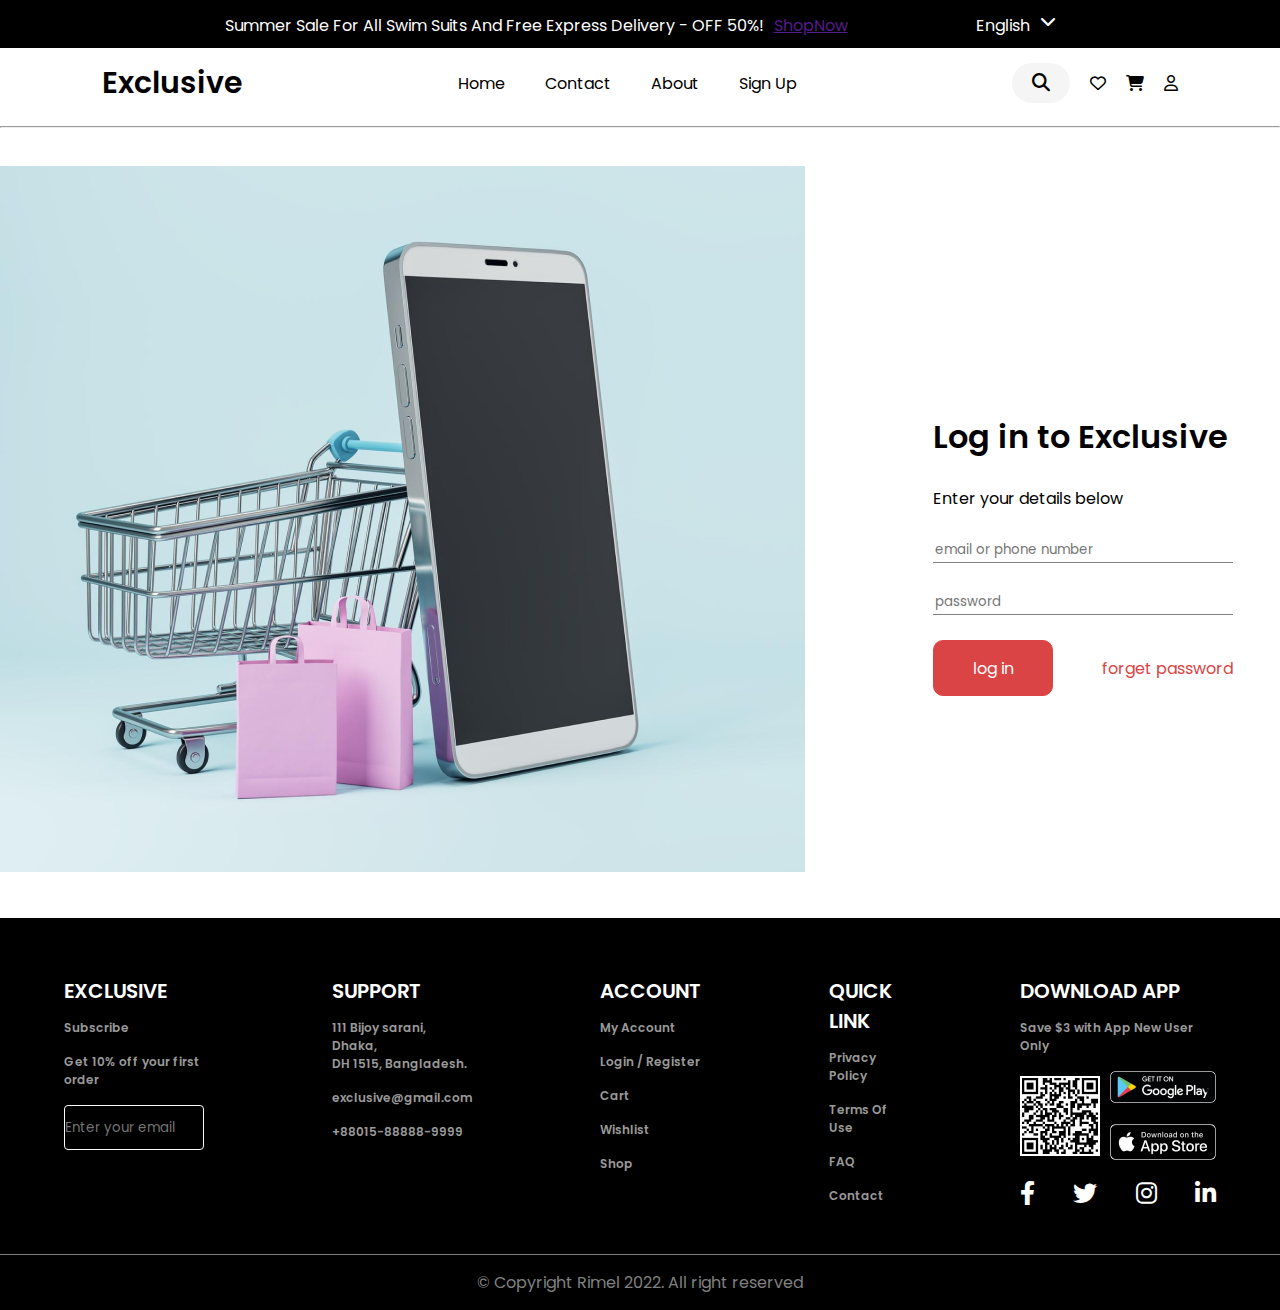
<file: log_in.html>
<!DOCTYPE html>
<html lang="en">

<head>
  <meta charset="UTF-8" />
  <meta http-equiv="X-UA-Compatible" content="IE=edge" />
  <meta name="viewport" content="width=device-width, initial-scale=1.0" />
  <link rel="stylesheet" href="CSS/log_in.css" />
  <link rel="stylesheet" href="CSS/all.css">
  <title>log in</title>
</head>

<body>
  <!-- Start Header -->
  <header>
    <div class="TopHeader">
      <div class="shop">
        <p>
          Summer Sale For All Swim Suits And Free Express Delivery - OFF 50%!
        </p>
        <a href="" class="ShopNow">ShopNow</a>
      </div>
      <div class="shop">
        <p>English</p>
        <i class="fa-solid fa-chevron-down"></i>
      </div>
    </div>
    <nav>
      <h1>Exclusive</h1>
      <div class="navbar">
        <ul>
          <li class="without_underline"><a href="index.html">Home</a></li>
          <li class="without_underline"><a href="Contact.html">Contact</a></li>
          <li class="without_underline"><a href="About.html">About</a></li>
          <li class="without_underline"><a href="sign up.html">Sign Up</a></li>
        </ul>
      </div>
      <div class="research">
        <div class="Box">
          <input class="input_research" type="text" placeholder="What are you looking for? " />
          <a href="">
            <i class="fa-solid fa-magnifying-glass search"></i>
          </a>
        </div>
        <a href="Wishlist.html"><i class="fa-regular fa-heart"></i></a>
        <a href="Cart.html"><i class="fa-solid fa-cart-shopping"></i></a>
        <i class="fa-regular fa-user"></i>
        <div class="user-info">
          <ul>
            <li><i class="fa-regular fa-user"></i> Manage My Account</li>
            <li> <i class="fa-solid fa-briefcase"></i> My Order</li>
            <li> <i class="fa-regular fa-circle-xmark"></i> My Cancellations</li>
            <li> <i class="fa-regular fa-star"></i> My Reviews</li>
            <li> <i class="fa-solid fa-arrow-right-to-bracket"></i> Logout</li>
          </ul>
        </div>
      </div>
    </nav>
    <hr />
  </header>
  <!-- End Header -->

  <!-- Start Content -->
  <div class="log_in">
    <div class="img"><img src="image/dl.beatsnoop 1.png" alt="" /></div>
    <div class="lable">
      <h1>Log in to Exclusive</h1>
      <br />
      <p>Enter your details below</p>
      <br />
      <form action="">
        <label for="email" name="email"></label>
        <input type="email" type="number" placeholder="email or phone number" />
        <br />
        <br />
        <label for="password" name="password"></label>
        <input type="password" placeholder="password" />
        <br /><br />
        <div class="link_log_in">
          <button type="submit" class="deffernt">log in</button>
          <a href="">forget password </a>
        </div>
      </form>
    </div>
  </div>
  <!-- End Content -->
  <!-- FOOTER START -->
  <footer>
    <div class="footer">
      <div class="contain">
        <div class="col">
          <h1>Exclusive</h1>
          <ul>
            <li>Subscribe</li>
            <li>Get 10% off your first order</li>
            <li class="email">
              <input type="email" placeholder="Enter your email">
            </li>
          </ul>
        </div>
        <div class="col">
          <h1>Support</h1>
          <ul>
            <li>
              111 Bijoy sarani, Dhaka, <br>
              DH 1515, Bangladesh.
            </li>
            <li>exclusive@gmail.com</li>
            <li>+88015-88888-9999</li>
          </ul>
        </div>
        <div class="col">
          <h1>Account</h1>
          <ul>
            <li>My Account</li>
            <li>Login / Register</li>
            <li>Cart</li>
            <li>Wishlist</li>
            <li>Shop</li>
          </ul>
        </div>
        <div class="col">
          <h1>Quick Link</h1>
          <ul>
            <li>Privacy Policy</li>
            <li>Terms Of Use</li>
            <li>FAQ</li>
            <li>Contact</li>
          </ul>
        </div>
        <div class="col social">
          <h1>Download App</h1>
          <ul>
            <li>Save $3 with App New User Only</li>
            <div class="Qrcode">
              <li><img src="image/Qrcode 1.png " alt=""></li>
              <div class="google_paly_apple">
                <li><img
                    src="image/png-transparent-google-play-store-logo-google-play-app-store-android-wallets-text-label-logo.png"
                    alt=""></li>
                <li><img src="image/download-appstore.png" alt=""></li>
              </div>
            </div>
            <div class="social_media">
              <li>
                <i class="fa-brands fa-facebook-f"></i>
              </li>
              <li>
                <i class="fa-brands fa-twitter"></i>
              </li>
              <li>
                <i class="fa-brands fa-instagram"></i>
              </li>
              <li>
                <i class="fa-brands fa-linkedin-in"></i>
              </li>
            </div>
          </ul>
        </div>
      </div>
      <p class="cope">&copy; Copyright Rimel 2022. All right reserved</p>
    </div>
  </footer>
  <!-- END OF FOOTER -->
</body>

</html>
</file>
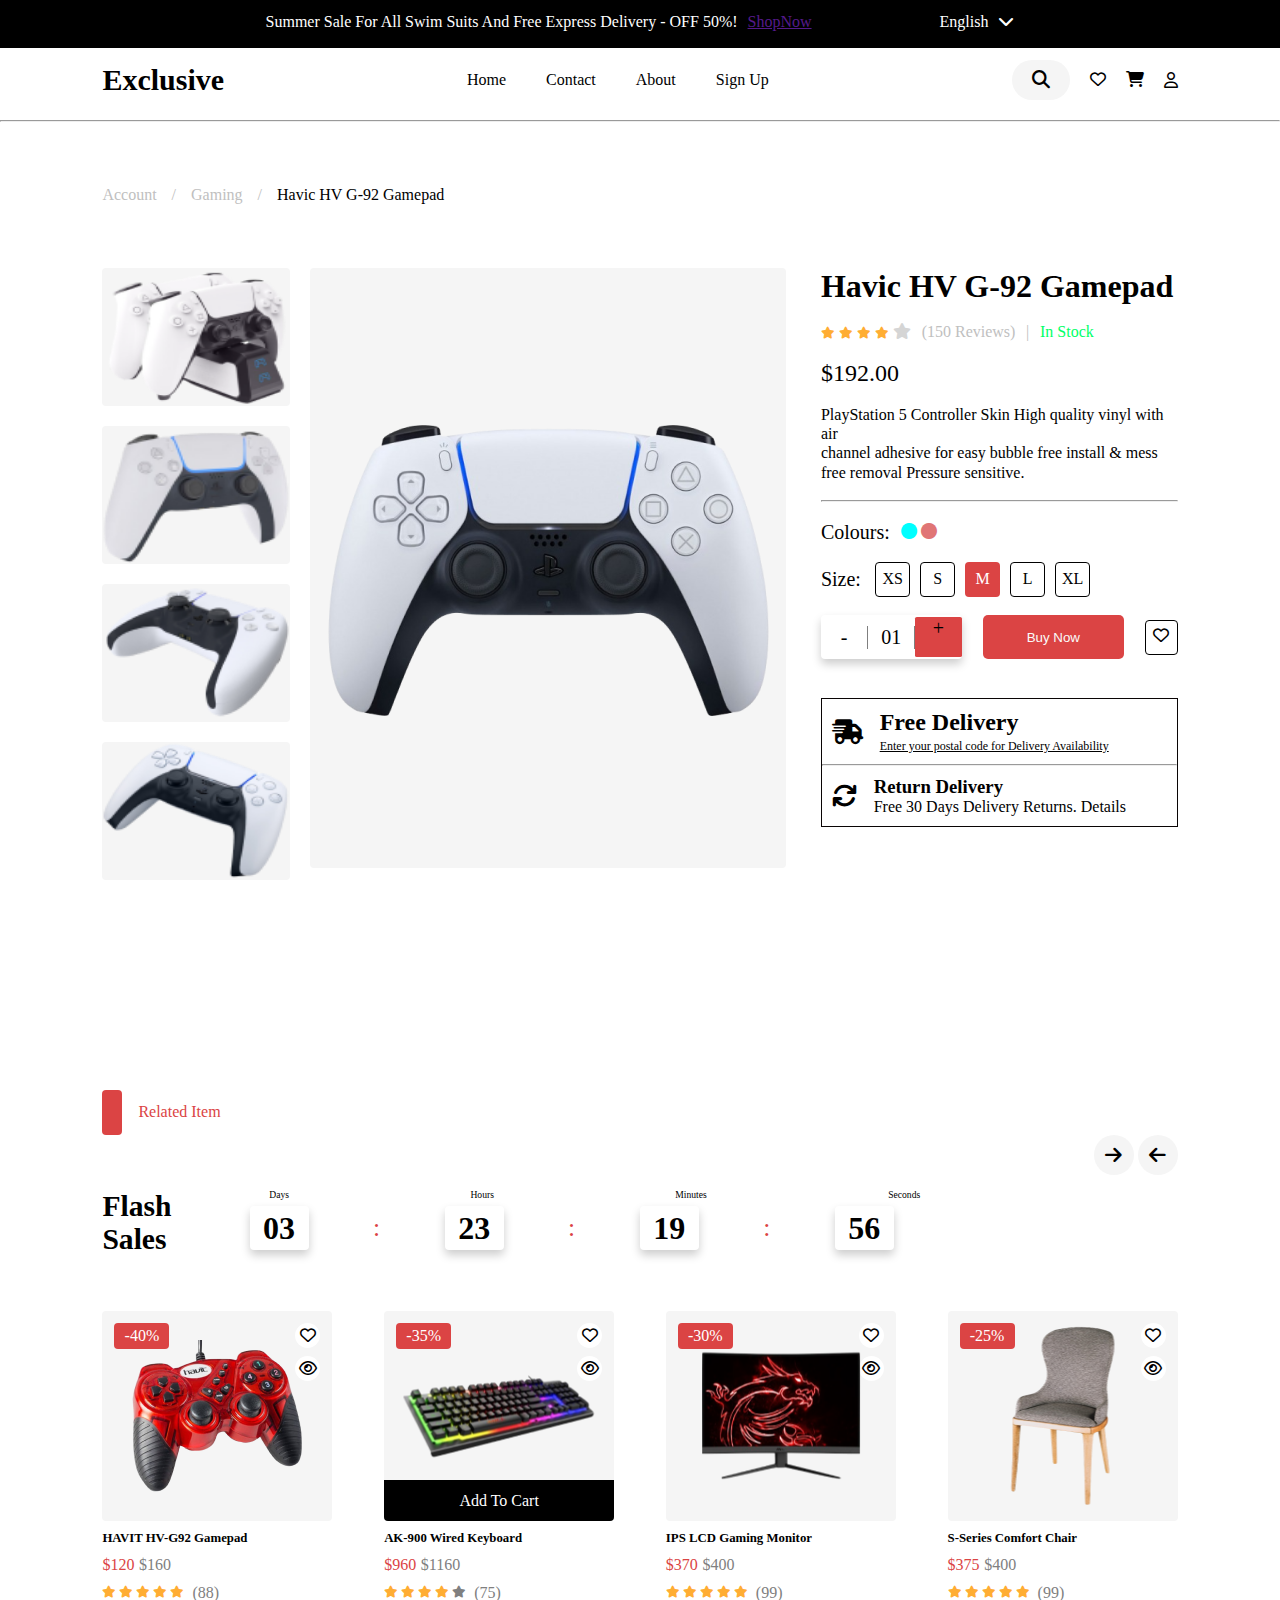
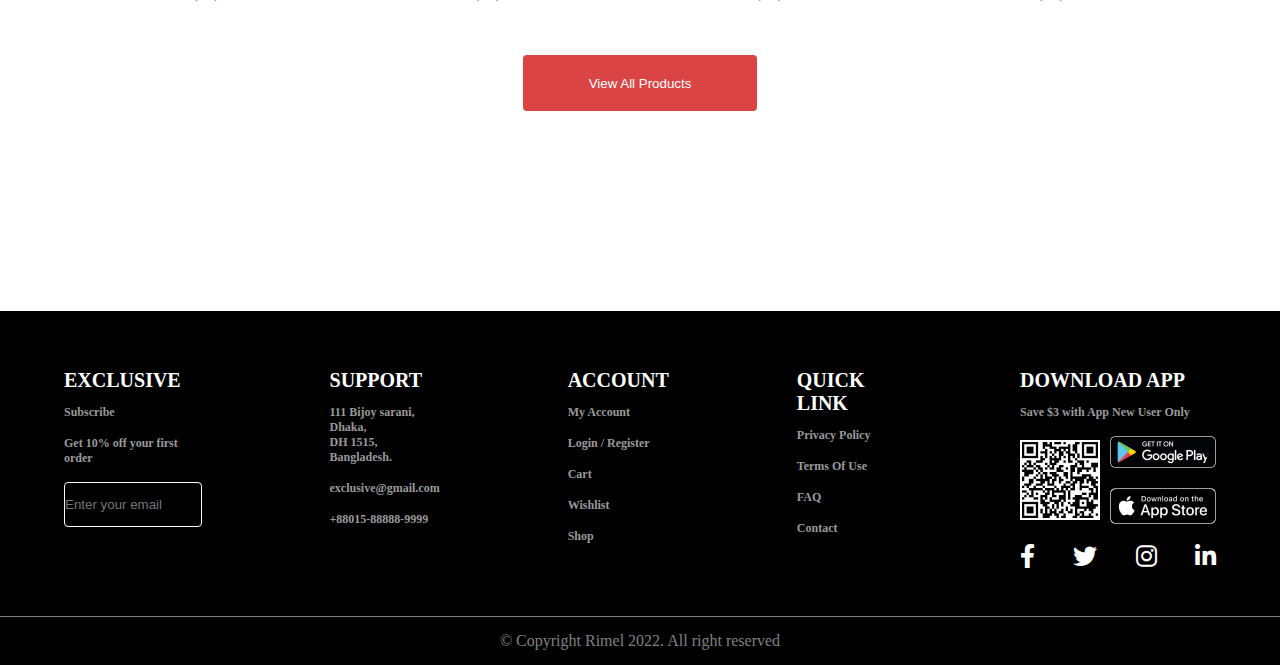
<file: prodect.html>
<!DOCTYPE html>
<html lang="en">

<head>
    <meta charset="UTF-8">
    <meta http-equiv="X-UA-Compatible" content="IE=edge">
    <meta name="viewport" content="width=device-width, initial-scale=1.0">
    <title>Document</title>
    <link rel="stylesheet" href="CSS/Product_Details_Style.css">
    <link rel="stylesheet" href="CSS/all.css">
</head>

<body>

    <!-- start header -->
    <header>
        <div class="TopHeader">
            <div class="shop">
                <p>Summer Sale For All Swim Suits And Free Express Delivery - OFF 50%! </p>
                <a href="" class="ShopNow">ShopNow</a>
            </div>
            <div class="shop">
                <p>English</p>
                <i class="fa-solid fa-chevron-down"></i>
            </div>

        </div>
        <nav>
            <h1>Exclusive</h1>
            <div class="navbar">
                <ul>
                    <li class="without_underline"><a href="index.html">Home</a></li>
                    <li class="without_underline"><a href="Contact.html">Contact</a></li>
                    <li class="without_underline  "><a href="About.html">About</a></li>
                    <li class="without_underline"><a href="sign up.html">Sign Up</a></li>
                </ul>
            </div>
            <div class="research">
                <div class="Box">
                    <input class="input_research" type="text" placeholder="What are you looking for? ">
                    <a href="">
                        <i class="fa-solid fa-magnifying-glass search"></i>
                    </a>
                </div>
                <a href="Wishlist.html"><i class="fa-regular fa-heart"></i></a>
                <a href="Cart.html"><i class="fa-solid fa-cart-shopping"></i></a>
                <i class="fa-regular fa-user"></i>
                <div class="user-info">
                    <ul>
                        <li><i class="fa-regular fa-user"></i> Manage My Account</li>
                        <li> <i class="fa-solid fa-briefcase"></i> My Order</li>
                        <li> <i class="fa-regular fa-circle-xmark"></i> My Cancellations</li>
                        <li> <i class="fa-regular fa-star"></i> My Reviews</li>
                        <li> <i class="fa-solid fa-arrow-right-to-bracket"></i> Logout</li>
                    </ul>
                </div>
            </div>
        </nav>
        <hr>
    </header>
    <div class="Home_Gamepad">
        <a href="Account.html" class="Home">Account</a>
        <p>/</p>
        <a href="" class="Home">Gaming</a>
        <p>/</p>
        <div class="Gamepad_link">
            <a href="">Havic HV G-92 Gamepad</a>
        </div>
    </div>
    <!-- end header -->
    <!-- Section Start -->
    <section class="mainpage">
        <div class="section1">
            <div class="image_leftSide">
                <img src="image/image 57.png" alt="" class="point">
                <img src="image/image 58.png" alt="" class="point">
                <img src="image/image 61.png" alt="" class="point">
                <img src="image/image 59.png" alt="" class="point">
            </div>
            <div class="div2">
                <img src="image/image 63.png" alt="">
            </div>
        </div>
        <div class="info_Write">
            <H1>Havic HV G-92 Gamepad</H1>
            <div class="Star_reviews_stock">
                <div>
                    <i class="fa-solid fa-star star"></i>
                    <i class="fa-solid fa-star star"></i>
                    <i class="fa-solid fa-star star"></i>
                    <i class="fa-solid fa-star star"></i>
                    <i class="fa-solid fa-star star_white"></i>
                </div>
                <p class="Reviews">(150 Reviews)</p>
                <p class="Reviews">|</p>
                <p class="Stock"> In Stock</p>
            </div>
            <p class="price_reviews">$192.00</p>
            <p class="paragragh">
                PlayStation 5 Controller Skin High quality vinyl with air <br>
                channel adhesive for easy bubble free
                install & mess <br> free removal Pressure sensitive.
            </p>
            <hr>
            <div class="Colours">
                <p class="word">Colours:</p>
                <div class="circle">
                    <i class="fa-solid fa-circle circle_Colours circle_blue"></i>
                    <i class="fa-solid fa-circle circle_Colours"></i>
                </div>
            </div>
            <div class="size">
                <p class="word">Size:</p>
                <div class="size2">
                    <p class="Size_type">XS</p>
                    <p class="Size_type">S</p>
                    <p class="Size_type size_M">M</p>
                    <p class="Size_type">L</p>
                    <p class="Size_type">XL</p>
                </div>
            </div>
            <div class="section">
                <div class="number">
                    <span class="minus">-</span>
                    <span class="num">01</span>
                    <span class="plus">+</span>
                </div>
                <!-- <script>
                    const plus = document.querySelector(".plus"),
                        minus = document.querySelector(".minus"),
                        num = document.querySelector(".num");
                    let a = 1;
                    plus.addEventListener("click", () => {
                        a++;
                        a = (a < 10) ? "0" + a : a;
                        num.innerText = a;
                        console.log("a");
                    });
                    minus.addEventListener("click", () => {
                        if (a > 1) {
                            a--;
                            a = (a < 10) ? "0" + a : a;
                            num.innerText = a;
                        }
                    });
                </script> -->
                <button class="buttonBuy">Buy Now</button>
                <i class="fa-regular fa-heart heart"></i>
            </div>
            <div class="thelastpoint">
                <div class="Delivery">
                    <i class="fa-solid fa-truck-fast icon_delivery" style="color: #000000;"></i>
                    <div class="div5">
                        <h2>Free Delivery</h2>
                        <u class="postal_code">Enter your postal code for Delivery Availability</u>
                    </div>
                </div>
                <hr>
                <div class="Delivery">
                    <i class="fa-solid fa-arrows-rotate icon_delivery" style="color: #000000;"></i>
                    <div class="div5">
                        <h3>Return Delivery</h3>
                        <p>Free 30 Days Delivery Returns. Details</p>
                    </div>
                </div>

            </div>
        </div>
    </section>
    <section class="section_bottom">
        <div class="Flash_sales">
            <div class="today">
                <div class="background">
                </div>
                <p class="today_p">Related Item</p>
            </div>
            <div class="fram">
                <div class="Time_sales">
                    <h2 class="header_product">Flash Sales</h2>
                    <div class="time">
                        <div class="time_Write">
                            <p>Days</p>
                            <p>Hours</p>
                            <p>Minutes</p>
                            <p>Seconds</p>
                        </div>
                        <div class="time_number">
                            <p class="number">03</p>
                            <p class="color">:</p>
                            <p class="number">23</p>
                            <p class="color">:</p>
                            <p class="number">19</p>
                            <p class="color">:</p>
                            <p class="number">56</p>
                        </div>
                    </div>
                </div>
                <div class="arrow">
                    <i class="fa-solid fa-arrow-right type_arrow"></i>
                    <i class="fa-solid fa-arrow-left type_arrow"></i>
                </div>
            </div>

            <div class="posts_flash">

                <div class="flash_post">
                    <div class="flash">
                        <div class="price_heart">
                            <p>-40%</p>
                            <div class="eye_heart">
                                <i class="fa-regular fa-heart fa-heart-eye"></i>
                                <i class="fa-regular fa-eye fa-heart-eye"></i>
                            </div>

                        </div>
                        <img src="image/g92-2-500x500 1.png" alt="" style="width:172px; height: 152px;">
                    </div>
                    <h3>HAVIT HV-G92 Gamepad</h3>
                    <div class="price">
                        <p class="price_red">$120</p>
                        <p class="price_gray">$160</p>
                    </div>
                    <div class="Five_star">
                        <div class="star">
                            <i class="fa-solid fa-star"></i>
                            <i class="fa-solid fa-star"></i>
                            <i class="fa-solid fa-star"></i>
                            <i class="fa-solid fa-star"></i>
                            <i class="fa-solid fa-star"></i>
                        </div>
                        <p class="price_gray">(88)</p>
                    </div>
                </div>

                <div class="flash_post">
                    <div class="flash">
                        <div class="price_heart">
                            <p>-35%</p>
                            <div class="eye_heart">
                                <i class="fa-regular fa-heart fa-heart-eye"></i>
                                <i class="fa-regular fa-eye fa-heart-eye"></i>
                            </div>

                        </div>
                        <div class="flash_img">
                            <img src="image/ak-900-01-500x500 1.png" alt="" style="width: 191px; height: 101px;">
                            <div class="add">
                                <p>Add To Cart</p>
                            </div>
                        </div>
                    </div>
                    <h3>AK-900 Wired Keyboard</h3>
                    <div class="price">
                        <p class="price_red">$960</p>
                        <p class="price_gray">$1160</p>
                    </div>
                    <div class="Five_star">
                        <div class="star">
                            <i class="fa-solid fa-star"></i>
                            <i class="fa-solid fa-star"></i>
                            <i class="fa-solid fa-star"></i>
                            <i class="fa-solid fa-star"></i>
                            <i class="fa-solid fa-star gray_star"></i>
                        </div>
                        <p class="price_gray">(75)</p>
                    </div>
                </div>

                <div class="flash_post">
                    <div class="flash">
                        <div class="price_heart">
                            <p>-30%</p>
                            <div class="eye_heart">
                                <i class="fa-regular fa-heart fa-heart-eye"></i>
                                <i class="fa-regular fa-eye fa-heart-eye"></i>
                            </div>
                        </div>
                        <div class="flash_img">
                            <img src="image/g27cq4-500x500 1.png" alt="" style="width: 160px; height: 129px;">
                        </div>
                    </div>
                    <h3>IPS LCD Gaming Monitor</h3>
                    <div class="price">
                        <p class="price_red">$370</p>
                        <p class="price_gray">$400</p>
                    </div>
                    <div class="Five_star">
                        <div class="star">
                            <i class="fa-solid fa-star"></i>
                            <i class="fa-solid fa-star"></i>
                            <i class="fa-solid fa-star"></i>
                            <i class="fa-solid fa-star"></i>
                            <i class="fa-solid fa-star"></i>
                        </div>
                        <p class="price_gray">(99)</p>
                    </div>
                </div>

                <div class="flash_post">
                    <div class="flash">
                        <div class="price_heart">
                            <p>-25%</p>
                            <div class="eye_heart">
                                <i class="fa-regular fa-heart fa-heart-eye"></i>
                                <i class="fa-regular fa-eye fa-heart-eye"></i>
                            </div>

                        </div>
                        <div class="flash_img">
                            <img src="image/sam-moghadam-khamseh-kvmdsTrGOBM-unsplash 1.png" alt=""
                                style="width: 107px; height: 180px;">
                        </div>
                    </div>
                    <h3>S-Series Comfort Chair </h3>
                    <div class="price">
                        <p class="price_red">$375</p>
                        <p class="price_gray">$400</p>
                    </div>
                    <div class="Five_star">
                        <div class="star">
                            <i class="fa-solid fa-star"></i>
                            <i class="fa-solid fa-star"></i>
                            <i class="fa-solid fa-star"></i>
                            <i class="fa-solid fa-star"></i>
                            <i class="fa-solid fa-star"></i>
                        </div>
                        <p class="price_gray">(99)</p>
                    </div>
                </div>
            </div>
            <div class="button">
                <button class="button_products">View All Products</button>
            </div>
        </div>
    </section>
    <!-- Section End -->
    <!-- FOOTER START -->
    <footer>
        <div class="footer">
            <div class="contain">
                <div class="col">
                    <h1>Exclusive</h1>
                    <ul>
                        <li>Subscribe</li>
                        <li>Get 10% off your first order</li>
                        <li class="email">
                            <input type="email" placeholder="Enter your email">
                        </li>
                    </ul>
                </div>
                <div class="col">
                    <h1>Support</h1>
                    <ul>
                        <li>
                            111 Bijoy sarani, Dhaka, <br>
                            DH 1515, Bangladesh.
                        </li>
                        <li>exclusive@gmail.com</li>
                        <li>+88015-88888-9999</li>
                    </ul>
                </div>
                <div class="col">
                    <h1>Account</h1>
                    <ul>
                        <li>My Account</li>
                        <li>Login / Register</li>
                        <li>Cart</li>
                        <li>Wishlist</li>
                        <li>Shop</li>
                    </ul>
                </div>
                <div class="col">
                    <h1>Quick Link</h1>
                    <ul>
                        <li>Privacy Policy</li>
                        <li>Terms Of Use</li>
                        <li>FAQ</li>
                        <li>Contact</li>
                    </ul>
                </div>
                <div class="col social">
                    <h1>Download App</h1>
                    <ul>
                        <li>Save $3 with App New User Only</li>
                        <div class="Qrcode">
                            <li><img src="image/Qrcode 1.png " alt=""></li>
                            <div class="google_paly_apple">
                                <li><img src="image/png-transparent-google-play-store-logo-google-play-app-store-android-wallets-text-label-logo.png"
                                        alt=""></li>
                                <li><img src="image/download-appstore.png" alt=""></li>
                            </div>
                        </div>
                        <div class="social_media">
                            <li>
                                <i class="fa-brands fa-facebook-f"></i>
                            </li>
                            <li>
                                <i class="fa-brands fa-twitter"></i>
                            </li>
                            <li>
                                <i class="fa-brands fa-instagram"></i>
                            </li>
                            <li>
                                <i class="fa-brands fa-linkedin-in"></i>
                            </li>
                        </div>
                    </ul>
                </div>
            </div>
            <p class="cope">&copy; Copyright Rimel 2022. All right reserved</p>
        </div>
    </footer>
    <!-- END OF FOOTER -->

</body>

</html>
</file>
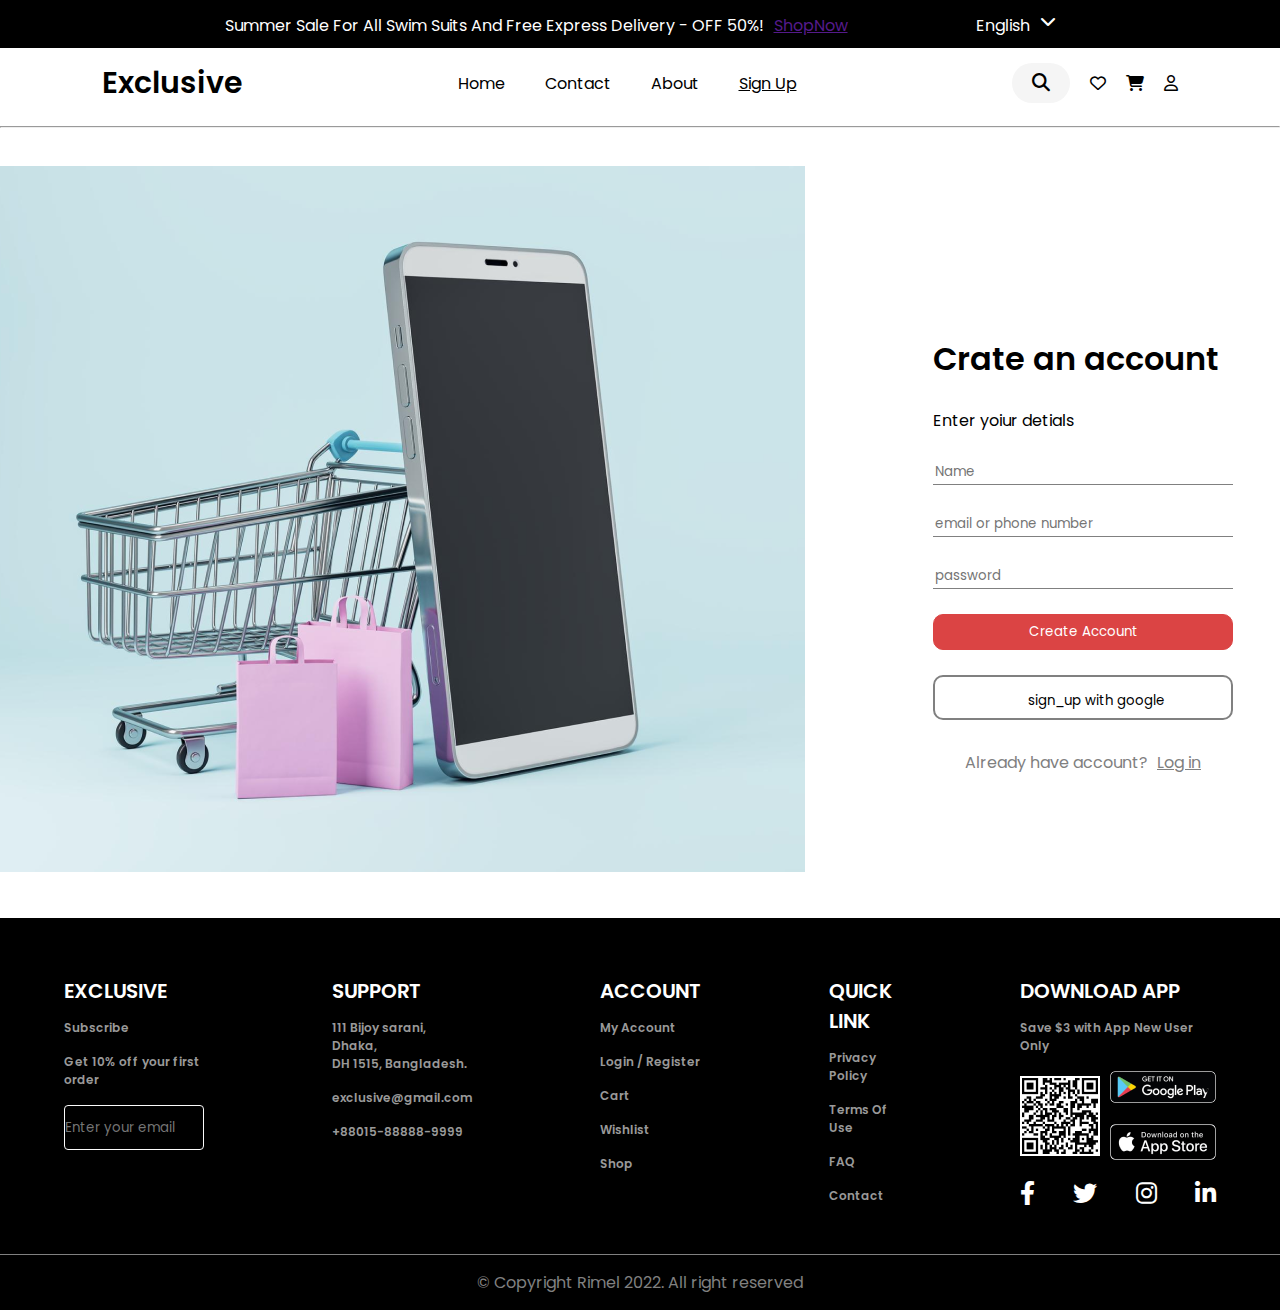
<file: sign up.html>
<!DOCTYPE html>
<html lang="en">

<head>
  <meta charset="UTF-8">
  <meta http-equiv="X-UA-Compatible" content="IE=edge">
  <meta name="viewport" content="width=device-width, initial-scale=1.0">
  <link rel="stylesheet" href="CSS/style_sign up.css">
  <link rel="stylesheet" href="CSS/all.css">
  <title>Sign Up</title>
</head>

<body>
  <!-- start Header -->
  <header>
    <div class="TopHeader">
      <div class="shop">
        <p>
          Summer Sale For All Swim Suits And Free Express Delivery - OFF 50%!
        </p>
        <a href="" class="ShopNow">ShopNow</a>
      </div>
      <div class="shop">
        <p>English</p>
        <i class="fa-solid fa-chevron-down"></i>
      </div>
    </div>
    <nav>
      <h1>Exclusive</h1>
      <div class="navbar">
        <ul>
          <li class="without_underline"><a href="index.html">Home</a></li>
          <li class="without_underline"><a href="Contact.html">Contact</a></li>
          <li class="without_underline"><a href="About.html">About</a></li>
          <li class="underline"><a href="sign up.html">Sign Up</a></li>
        </ul>
      </div>
      <div class="research">
        <div class="Box">
          <input class="input_research" type="text" placeholder="What are you looking for? ">
          <a href="">
            <i class="fa-solid fa-magnifying-glass search"></i>
          </a>
        </div>
        <a href="Wishlist.html"><i class="fa-regular fa-heart"></i></a>
        <a href="Cart.html"><i class="fa-solid fa-cart-shopping"></i></a>
        <i class="fa-regular fa-user"></i>
        <div class="user-info">
            <ul>
                <li><i class="fa-regular fa-user"></i> Manage My Account</li>
                <li> <i class="fa-solid fa-briefcase"></i> My Order</li>
                <li> <i class="fa-regular fa-circle-xmark"></i> My Cancellations</li>
                <li> <i class="fa-regular fa-star"></i> My Reviews</li>
                <li> <i class="fa-solid fa-arrow-right-to-bracket"></i> Logout</li>
            </ul>
        </div>
      </div>
    </nav>
    <hr />
  </header>
  <!-- End Header -->
  <!-- start Content -->
  <div class="sign_up">
    <div class="img"><img src="image/dl.beatsnoop 1.png" alt=""></div>
    <div class="lable">
      <h1>Crate an account</h1><br>
      <p>Enter yoiur detials</p><br>
      <form action="">
        <label for="name" name="name"></label>
        <input type="text" placeholder="Name">
        <br>
        <br>
        <label for="email" name="email"></label>
        <input type="email" type="number" placeholder="email or phone number">
        <br>
        <br>
        <label for="password" name="password"></label>
        <input type="password" placeholder="password">
        <br><br>
        <button type="submit" class="create_button">Create Account</button>
        <br><br>
        <BUTTON class="SINuP"> <a href="log_in.html"></a> <i class="fa-brands fa-google"></i> sign_up with google </a>
        </BUTTON>
        <div class="log_in">
          <p>Already have account?</p>
          <a href="log_in.html">Log in</a>
        </div>
      </form>
    </div>
  </div>
  <!-- End Content -->
      <!-- FOOTER START -->
      <footer>
        <div class="footer">
            <div class="contain">
                <div class="col">
                    <h1>Exclusive</h1>
                    <ul>
                        <li>Subscribe</li>
                        <li>Get 10% off your first order</li>
                        <li class="email">
                            <input type="email" placeholder="Enter your email">
                        </li>
                    </ul>
                </div>
                <div class="col">
                    <h1>Support</h1>
                    <ul>
                        <li>
                            111 Bijoy sarani, Dhaka, <br>
                            DH 1515, Bangladesh.
                        </li>
                        <li>exclusive@gmail.com</li>
                        <li>+88015-88888-9999</li>
                    </ul>
                </div>
                <div class="col">
                    <h1>Account</h1>
                    <ul>
                        <li>My Account</li>
                        <li>Login / Register</li>
                        <li>Cart</li>
                        <li>Wishlist</li>
                        <li>Shop</li>
                    </ul>
                </div>
                <div class="col">
                    <h1>Quick Link</h1>
                    <ul>
                        <li>Privacy Policy</li>
                        <li>Terms Of Use</li>
                        <li>FAQ</li>
                        <li>Contact</li>
                    </ul>
                </div>
                <div class="col social">
                    <h1>Download App</h1>
                    <ul>
                        <li>Save $3 with App New User Only</li>
                        <div class="Qrcode">
                            <li><img src="image/Qrcode 1.png " alt=""></li>
                            <div class="google_paly_apple">
                                <li><img src="image/png-transparent-google-play-store-logo-google-play-app-store-android-wallets-text-label-logo.png"
                                        alt=""></li>
                                <li><img src="image/download-appstore.png" alt=""></li>
                            </div>
                        </div>
                        <div class="social_media">
                            <li>
                                <i class="fa-brands fa-facebook-f"></i>
                            </li>
                            <li>
                                <i class="fa-brands fa-twitter"></i>
                            </li>
                            <li>
                                <i class="fa-brands fa-instagram"></i>
                            </li>
                            <li>
                                <i class="fa-brands fa-linkedin-in"></i>
                            </li>
                        </div>
                    </ul>
                </div>
            </div>
            <p class="cope">&copy; Copyright Rimel 2022. All right reserved</p>
        </div>
    </footer>
    <!-- END OF FOOTER -->

</body>

</html>
</file>
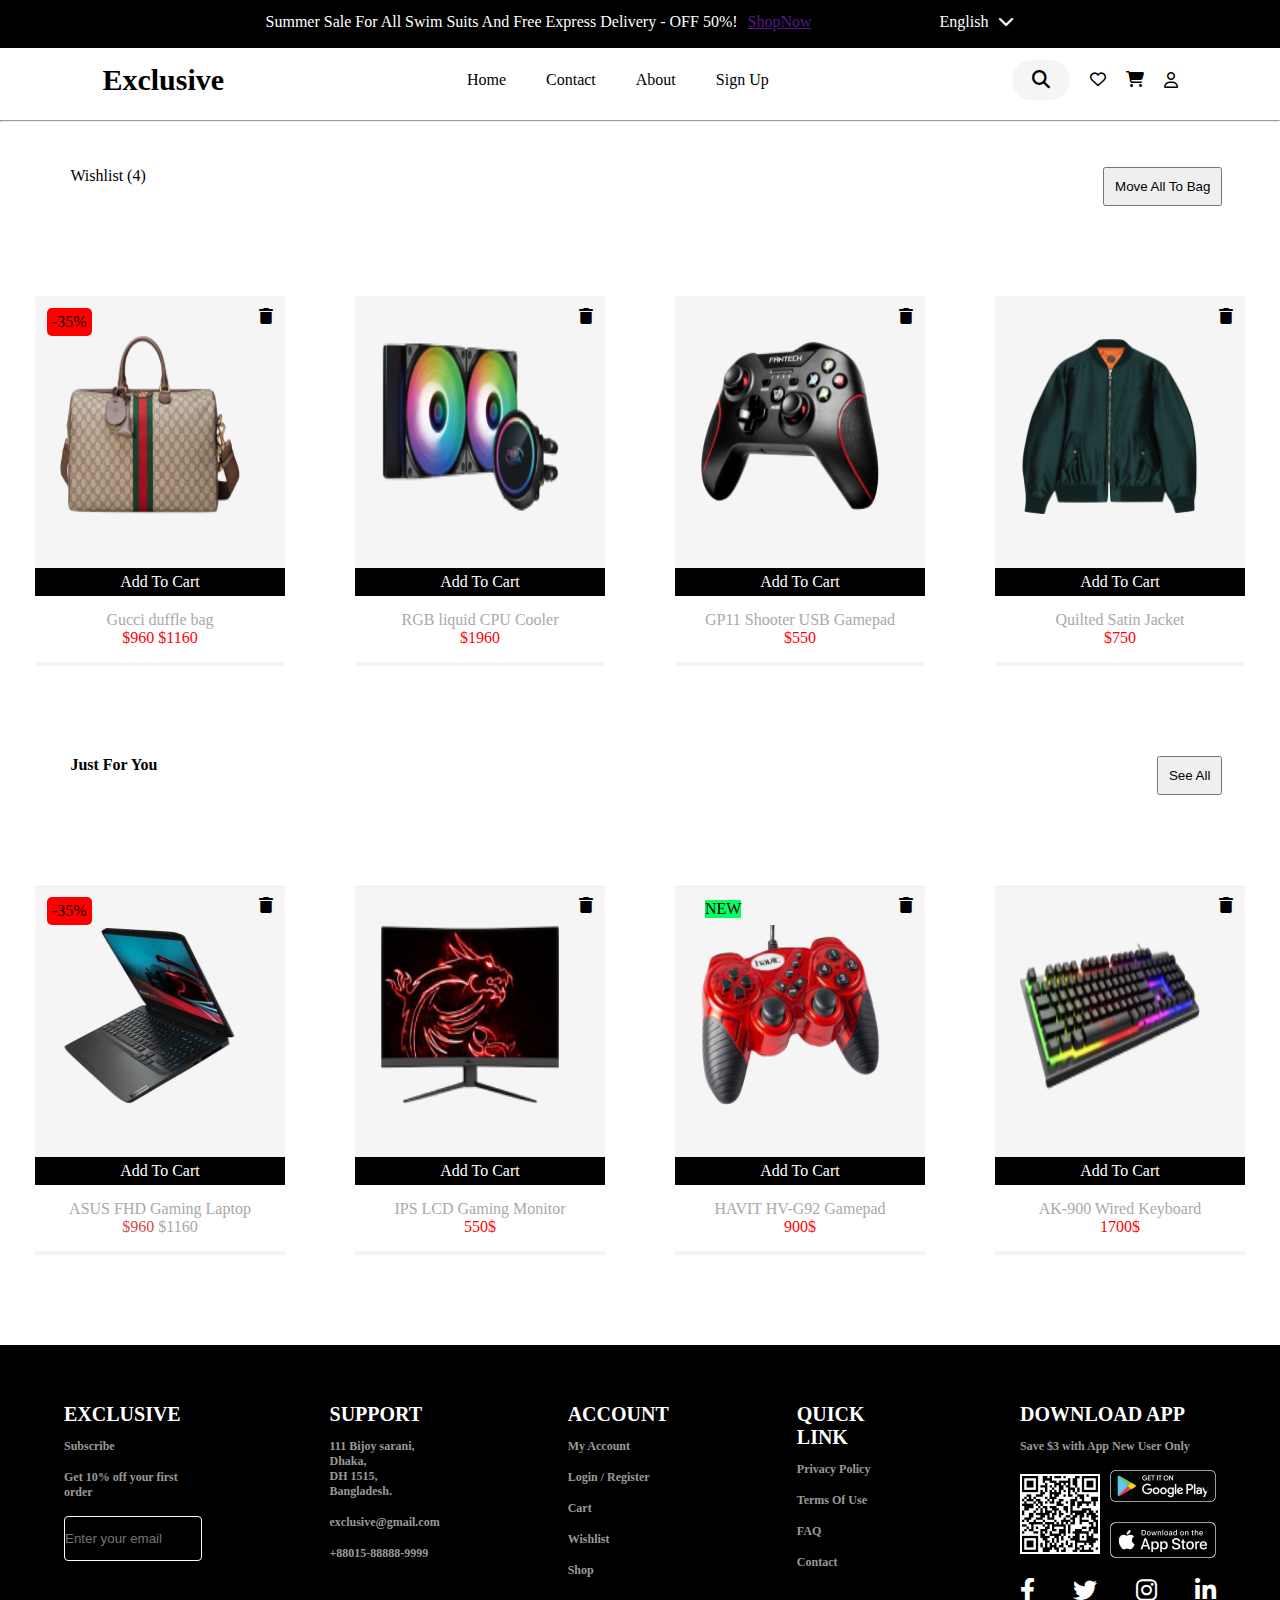
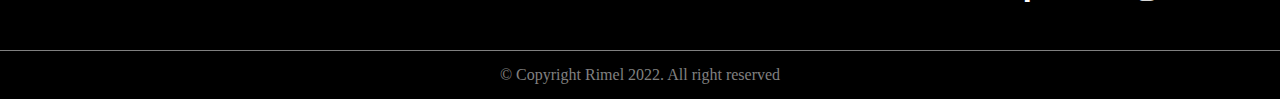
<file: Wishlist.html>
<!DOCTYPE html>
<html lang="en">
  <head>
    <meta charset="UTF-8" />
    <meta http-equiv="X-UA-Compatible" content="IE=edge" />
    <meta name="viewport" content="width=device-width, initial-scale=1.0" />
    <link rel="stylesheet" href="CSS/style_whillist.css" />
    <link rel="stylesheet" href="CSS/all.css">
    <title>Whislist</title>
  </head>

  <body>
    <!-- start Header -->
    <header>
      <div class="TopHeader">
        <div class="shop">
          <p>
            Summer Sale For All Swim Suits And Free Express Delivery - OFF 50%!
          </p>
          <a href="" class="ShopNow">ShopNow</a>
        </div>
        <div class="shop">
          <p>English</p>
          <i class="fa-solid fa-chevron-down"></i>
        </div>
      </div>
      <nav>
        <h1>Exclusive</h1>
        <div class="navbar">
          <ul>
            <li class="without_underline"><a href="index.html">Home</a></li>
            <li class="without_underline"><a href="">Contact</a></li>
            <li class="without_underline"><a href="">About</a></li>
            <li class="without_underline"><a href="">Sign Up</a></li>
          </ul>
        </div>
        <div class="research">
          <div class="Box">
            <input
              class="input_research"
              type="text"
              placeholder="What are you looking for? "
            />
            <a href="">
              <i class="fa-solid fa-magnifying-glass search"></i>
            </a>
          </div>
          <a href="Wishlist.html"><i class="fa-regular fa-heart"></i></a>
          <a href="Cart.html"><i class="fa-solid fa-cart-shopping"></i></a>
          <i class="fa-regular fa-user"></i>
          <div class="user-info">
              <ul>
                  <li><i class="fa-regular fa-user"></i> Manage My Account</li>
                  <li> <i class="fa-solid fa-briefcase"></i> My Order</li>
                  <li> <i class="fa-regular fa-circle-xmark"></i> My Cancellations</li>
                  <li> <i class="fa-regular fa-star"></i> My Reviews</li>
                  <li> <i class="fa-solid fa-arrow-right-to-bracket"></i> Logout</li>
              </ul>
          </div>
        </div>
      </nav>
      <hr />
    </header>
    <!-- End Header -->

    <!-- start content -->
    <div class="Contener">
      <div class="min">
        <div>Wishlist (4)</div>
        <div><button class="but">Move All To Bag</button></div>
        
      </div>
      <div class="products">
        <div class="product1">
          <div class="price">-35%</div>
          <div class="img">
            <div class="trash"><i class="fa-solid fa-trash"></i></div>
            <img
              src="image/547953_9C2ST_8746_001_082_0000_Light-Gucci-Savoy-medium-duffle-bag 1 (3).png"
              alt=""
            />
          </div>
          <footer class="fot"><a href="">Add To Cart</a></footer>
          <content class="after"
            >Gucci duffle bag <br /><span style="color: red"
              >$960 $1160
            </span></content
          >
        </div>
        <div class="product1">
          <div class="trash"><i class="fa-solid fa-trash"></i></div>
          <div class="img">
            <img src="image/gammaxx-l240-argb-1-500x500 1.png" alt="" />
          </div>
          <footer class="fot"><a href="">Add To Cart</a></footer>
          <content class="after"
            >RGB liquid CPU Cooler <br /><span style="color: red"
              >$1960
            </span></content
          >
        </div>
        <div class="product1">
          <div class="trash"><i class="fa-solid fa-trash"></i></div>
          <div class="img"><img src="image/GP11_PRD3 1 (3).png" alt="" /></div>
          <footer class="fot"><a href="">Add To Cart</a></footer>
          <content class="after"
            >GP11 Shooter USB Gamepad<br /><span style="color: red"
              >$550</span
            ></content
          >
        </div>
        <div class="product1">
          <div class="trash"><i class="fa-solid fa-trash"></i></div>
          <div class="img">
            <img
              src="image/698717_Z8A1X_3475_001_100_0000_Light-Reversible-quilted-satin-jacket 1.png"
              alt=""
            />
          </div>
          <footer class="fot"><a href="">Add To Cart</a></footer>
          <content class="after"
            >Quilted Satin Jacket <br /><span style="color: red"
              >$750</span
            ></content
          >
        </div>
      </div>
      <div class="min">
        <div>
          <div><div class="redDIV"></div><h4>Just For You</h4></div>
        </div>
        <div><button class="but">See All</button></div>
      </div>

      <div class="products">
        <div class="product1">
          <div class="trash"><i class="fa-solid fa-trash"></i></div>
          <div class="price">-35%</div>
          <div class="img">
            <img src="image/ideapad-gaming-3i-01-500x500 1.png" alt="" />
          </div>
          <footer class="fot"><a href="">Add To Cart</a></footer>
          <content class="after"
            >ASUS FHD Gaming Laptop<br /><span style="color: #db4444"
              >$960 </span
            >$1160
          </content>
        </div>
        <div class="product1">
          <div class="trash"><i class="fa-solid fa-trash"></i></div>
          <div class="img"><img src="image/g27cq4-500x500 1.png" alt="" /></div>
          <footer class="fot"><a href="">Add To Cart</a></footer>
          <content class="after"
            >IPS LCD Gaming Monitor <br /><span style="color: red"
              >550$
            </span>
          </content>
        </div>
        <div class="product1">
          <div class="trash"><i class="fa-solid fa-trash"></i></div>
          <div class="ico">NEW</div>
          <div class="img"><img src="image/g92-2-500x500 1.png" alt="" /></div>
          <footer class="fot"><a href="">Add To Cart</a></footer>
          <content class="after"
            >HAVIT HV-G92 Gamepad <br /><span style="color: red"
              >900$
            </span>
          </content>
        </div>
        <div class="product1">
          <div class="trash"><i class="fa-solid fa-trash"></i></div>
          <div class="img">
            <img src="image/ak-900-01-500x500 1.png" alt="" />
          </div>
          <footer class="fot"><a href="">Add To Cart</a></footer>
          <content class="after"
            >AK-900 Wired Keyboard <br /><span style="color: red"
              >1700$
            </span>
          </content>
        </div>
      </div>
    </div>
    <!-- End Content -->
        <!-- FOOTER START -->
        <footer>
          <div class="footer">
              <div class="contain">
                  <div class="col">
                      <h1>Exclusive</h1>
                      <ul>
                          <li>Subscribe</li>
                          <li>Get 10% off your first order</li>
                          <li class="email">
                              <input type="email" placeholder="Enter your email">
                          </li>
                      </ul>
                  </div>
                  <div class="col">
                      <h1>Support</h1>
                      <ul>
                          <li>
                              111 Bijoy sarani, Dhaka, <br>
                              DH 1515, Bangladesh.
                          </li>
                          <li>exclusive@gmail.com</li>
                          <li>+88015-88888-9999</li>
                      </ul>
                  </div>
                  <div class="col">
                      <h1>Account</h1>
                      <ul>
                          <li>My Account</li>
                          <li>Login / Register</li>
                          <li>Cart</li>
                          <li>Wishlist</li>
                          <li>Shop</li>
                      </ul>
                  </div>
                  <div class="col">
                      <h1>Quick Link</h1>
                      <ul>
                          <li>Privacy Policy</li>
                          <li>Terms Of Use</li>
                          <li>FAQ</li>
                          <li>Contact</li>
                      </ul>
                  </div>
                  <div class="col social">
                      <h1>Download App</h1>
                      <ul>
                          <li>Save $3 with App New User Only</li>
                          <div class="Qrcode">
                              <li><img src="image/Qrcode 1.png " alt=""></li>
                              <div class="google_paly_apple">
                                  <li><img src="image/png-transparent-google-play-store-logo-google-play-app-store-android-wallets-text-label-logo.png"
                                          alt=""></li>
                                  <li><img src="image/download-appstore.png" alt=""></li>
                              </div>
                          </div>
                          <div class="social_media">
                              <li>
                                  <i class="fa-brands fa-facebook-f"></i>
                              </li>
                              <li>
                                  <i class="fa-brands fa-twitter"></i>
                              </li>
                              <li>
                                  <i class="fa-brands fa-instagram"></i>
                              </li>
                              <li>
                                  <i class="fa-brands fa-linkedin-in"></i>
                              </li>
                          </div>
                      </ul>
                  </div>
              </div>
              <p class="cope">&copy; Copyright Rimel 2022. All right reserved</p>
          </div>
      </footer>
      <!-- END OF FOOTER -->
  </body>
</html>
</file>
<file: CSS/style.css>
* {
    padding: 0;
    margin: 0;
    box-sizing: border-box;
}

/* start header */
.TopHeader {
    position: absolute;
    left: 0px;
    top: 0px;
    background-color: black;
    width: 100%;
    height: 48px;
    color: white;
    display: flex;
    justify-content: center;
    gap: 10%;
    padding: 13px 0;

}

.shop {
    display: flex;
    gap: 10px;
}

nav {
    display: flex;
    justify-content: space-between;
    align-items: center;
    margin-top: 20px;
    padding: 40px 8% 20px 8%;
    position: relative;
}

nav h1 {
    font-size: 30px;
}

.navbar ul {
    display: flex;
    list-style: none;
    gap: 40px;
}

.without_underline a {
    text-decoration: none;
    color: black;
}

.underline a {
    color: black;
}

.input_research {
    border: none;
}

.research {
    display: flex;
    justify-content: center;
    align-items: center;
    gap: 20px;
}

.research a{
    color: black;
}

/* .sub_menu {
    position: absolute;
    top: 80%;
    right: 8%;
    width: 224px;
    height: 208px;
    background: red;
    border-radius: 5px;
    padding: 20px;
    margin: 10px;
    color: white;
    display: flex;
    flex-direction: column;
    gap: 20px;
    left: 0;
    opacity: 0;
    visibility: hidden;
    z-index: 1;
}

.sub_menu:hover{
    
} */
.fa-user:hover+.user-info{
    display: flex;
    position: absolute;
    background-color: rgba(0, 0, 0, 0.4);
    backdrop-filter: blur(8px);
    right: -19px;
    box-shadow: rgba(149, 157, 165, 0.2) 0px 8px 24px;
    font-size: 14px;
    margin-right: 145px;
    line-height: 36px;
    padding: 24px 12px 12px 27px;
    color: white;
    border-radius: 10px;
    top: 100px;
}
.fa-user:hover+.user-info i{
    padding-right: 16px;
    font-size: 17px;
}
.fa-user:hover{
    background-color: red;
    border-radius: 100PX;
    width: 30PX;
    PADDING: 5PX 7PX;
    color: white;
    margin-left: -9PX;
}
.user-info{
    display: none;
}

.user_info {
    display: flex;
    align-items: center;
    gap: 15px;
}

.user_info h3 {
    font-size: 15px;
}

.user_info a i {
    color: white;
    margin-right: 15px;
}

.Box {
    background: #F5F5F5;
    height: 40px;
    display: flex;
    cursor: pointer;
    padding: 10px 20px;
    border-radius: 30px;
    align-items: center;
}

.Box:hover input {
    width: 200px;
}


.Box input {
    width: 0;
    outline: none;
    border: none;
    font-weight: 500px;
    transition: 0.8s;
    background: transparent;
}

.Box a .search {
    color: black;
    font-size: 18px;
}

/* end header */


.Home_section {
    padding: 0 8%;
}

.make_img {
    background-color: black;
    width: 75%;
    color: white;
    margin: 20px;

}

.speech_img {
    display: flex;
    justify-content: space-between;
    align-items: center;
}

.make_img img {
    width: 60%;
    height: 80%;
}

.shop_iPhone {
    display: flex;
    align-items: center;
    gap: 10px;
}

.ShopNow {
    color: white;
}

.circle {
    display: flex;
    justify-content: center;
    align-items: center;
    gap: 11px;
    position: relative;
    bottom: 40px;
    font-size: 10px;
    color: gray;
}

.circle_red {
    color: #DB4444;
}

.listAndiPhone {
    display: flex;
    justify-content: space-between;
}

.iPhone_info {
    display: flex;
    flex-direction: column;
    gap: 30px;
    padding: 7%;
}

.name_iPhone {
    display: flex;
    gap: 8px;
}

.apple {
    color: white;
    font-size: 40px;
}

.name_iPhone h2 {
    font-size: 100%;
    padding: 17px;
}

.iPhone_info p {
    font-size: 250%;
    line-height: 1.5;
}

.List ul {
    list-style: none;
    border-right: 1px solid black;
}

.List {
    width: 18%;

}

.List ul li a {
    text-decoration: none;
    color: black;
}

.List ul li {
    padding: 10px 0 10px 10px;
}

.list_chevron {
    display: flex;
    align-items: center;
    justify-content: space-between;
    margin-right: 20px;
}

.Flash_sales {
    padding: 10% 0;
}

.today {
    display: flex;
    gap: 16px;
    align-items: center;
}

.background {
    width: 20px;
    height: 45px;
    background-color: #DB4444;
    border-radius: 4px;
}

.today_p {
    color: #DB4444;
}

.Time_sales {
    padding: 5% 0;
    display: flex;
    gap: 5%;
    align-items: center;
}

.header_product {
    font-size: 185%;
    font-weight: bold;
}

.time_Write {
    display: flex;
    gap: 30%;
    align-items: center;
    padding: 0 4%;
}

.time_Write p {
    font-size: 60%;
}

.time_number {
    padding: 1%;
    display: flex;
    gap: 10%;
    align-items: center;
}

.time_number .number {
    font-size: 200%;
    font-weight: bold;
}

.type_arrow {
    background: #F5F5F5;
    width: 40px;
    height: 40px;
    text-align: center;
    padding: 10px 0;
    border-radius: 20px;
    font-size: 19px;
}

.fram {
    display: flex;
    justify-content: space-between;
}

.color {
    color: #DB4444;
    font-size: 160%;
}

.posts_flash{
    width: 100%;
    display: flex;
    flex-wrap: wrap;
}

.flash_post {
    display: flex;
    flex-direction: column;
    gap: 10px;
    width: 20%;
}

.flash_post .flash {
    background-color: #F5F5F5;
    width: 100%;
    height: 210px;
    border-radius: 4px;
    display: flex;
    flex-direction: column;
    gap: 24px;
    padding: 12px;
    position: relative;
}

.flash img {
    width: 100px;
    height: 100px;
    position: absolute;
    top: 50%;
    left: 50%;
    /* to center the img exactly */
    transform: translate(-50%, -50%);
}

.flash_img .add {
    background: #000000;
    border-radius: 0px 0px 4px 4px;
    height: 41px;
    width: 100%;
    position: relative;
    top: 75px;
    right: 12px;
}

.add p {
    color: white;
    text-align: center;
    padding-top: 12px;
}

.flash_post h3 {
    font-size: 80%;
}

.price {
    display: flex;
    gap: 2%;
}

.price_red {
    color: #DB4444;
}

.Five_star {
    display: flex;
    gap: 8px;
    align-items: center;
}

.star {
    font-size: 12px;
    color: #FFAD33;
}

.gray_star {
    color: gray;
}

.price_gray {
    color: gray;
}

.price_heart {
    display: flex;
    justify-content: space-between;
}

.price_heart p {
    background-color: #DB4444;
    width: 55px;
    height: 26px;
    border-radius: 4px;
    color: white;
    text-align: center;
    padding: 4px;
}

.eye_heart {
    display: flex;
    flex-direction: column;
    gap: 8px;
}

.eye_heart a{
    color: black;
}

.hrt-ey a{
    color: black;
}

.fa-heart-eye {
    background-color: white;
    width: 25px;
    height: 25px;
    text-align: center;
    padding: 4px 0;
    border-radius: 13px;
}

.posts_flash {
    display: flex;
    justify-content: space-between;
    gap: 30px;
}

.button {
    margin: 5% 0;
    display: flex;
    justify-content: center;
    align-items: center;
}

.button_products {
    background-color: #DB4444;
    border: none;
    width: 234px;
    height: 56px;
    border-radius: 4px;
    color: white;
}

.Category {
    display: flex;
    flex-direction: column;
    gap: 30px;
}

.Category_post {
    margin: 20px 0;
    border: 1px solid rgba(0, 0, 0, 0.3);
    border-radius: 4px;
    width: 15%;
    height: 160px;
    display: flex;
    align-items: center;
    justify-content: center;
    flex-direction: column;
    gap: 20px;
}

.Category_post .fa-category {
    font-size: 40px;
}

.Categories {
    display: flex;
    width: 100%;
    gap: 20px;
}

.camera {
    background-color: #DB4444;
    color: white;
    border: none;
}

.product {
    margin: 80px 0;
    display: flex;
    flex-direction: column;
    gap: 30px;
}

.button_selling {
    width: 159px;
    height: 56px;
}

.hrt-ey {
    display: flex;
    flex-direction: column;
    align-items: flex-end;
    gap: 8px;
}

.music {
    margin: 120px 0;
    width: 100%;
}

.music_img {
    width: 500px;
    height: 300px;
}

.green_header {
    font-size: 18px;
    color: #00FF66;
}

#font_size_music_number {
    font-size: 20px;
    font-weight: bold;
}

#font_size_music_written {
    font-size: 11px;
}

.music_time {
    display: flex;
    gap: 20px;
}

.style_music_Time p {
    color: black;
}

.style_music_Time {
    display: flex;
    flex-direction: column;
    align-items: center;
    background-color: #FFFFFF;
    width: 62px;
    height: 62px;
    border-radius: 31px;
}

.button_music {
    background-color: #00FF66;
    width: 171px;
    height: 56px;
    border-radius: 4px;
    color: white;
    border: none;
}

.posts_flash {
    flex-wrap: wrap;
}

.Featured_product {
    display: flex;
    flex-direction: column;
    gap: 40px;
}

.new p {
    background-color: #00FF66;
}

.circle_product {
    color: #DB4444;
}

.Featured_arrival {
    margin-top: 5%;
}

.Featured_header {
    margin-top: 30px;
    margin-bottom: 60px;
}

.PlayStation {
    width: 540px;
    height: 550px;
    background: #000000;
    border-radius: 4px;
    position: relative;
    color: white;
}

.PlayStation img {
    position: absolute;
    width: 490px;
    height: 490px;
    left: 20px;
    top: 60px;
}

.info_featured {
    display: flex;
    flex-direction: column;
    align-items: flex-start;
    gap: 16px;
    position: absolute;
    left: 32px;
    top: 400px;
}

.info_featured p {
    line-height: 1.5;
}

.info_featured a {
    color: white;
}

.women {
    width: 570px;
    height: 284px;
    background: #0D0D0D;
    border-radius: 4px;
    position: relative;
    color: white;
}

.women img {
    position: absolute;
    width: 432px;
    height: 270px;
    left: 138px;
    top: 14px;
}

.info_women {
    display: flex;
    flex-direction: column;
    align-items: flex-start;
    padding: 0px;
    gap: 16px;
    position: absolute;
    left: 24px;
    top: 138px;
}

.info_women a {
    color: white;
}

.info_women p {
    line-height: 1.5;
}

.Featured {
    display: flex;
    gap: 30px;
}

.post_arrival {
    width: 270px;
    height: 250px;
    background: #000000;
    border-radius: 4px;
    position: relative;
    color: white;
}

.post_arrival img {
    position: absolute;
    width: 190px;
    height: 221px;
    left: calc(50% - 190px/2);
    top: calc(50% - 221px/2 - 0.5px);
}

.posts_arrival {
    display: flex;
    gap: 30px;
}

.arrival {
    display: flex;
    flex-direction: column;
    gap: 18px;
}

.info_arrival {
    position: absolute;
    left: 24px;
    top: 138px;
    display: flex;
    flex-direction: column;
    align-items: flex-start;
    gap: 8px;
}

.info_arrival a {
    color: white;
}

.Customer_services {
    margin: 6% 0;
    display: flex;
    justify-content: space-between;
}

.Service {
    display: flex;
    flex-direction: column;
    align-items: center;
    gap: 8px;
}

.Service img {
    padding-bottom: 10px;
}

/* STYLES SPECIFIC TO FOOTER  */
footer{
    margin-top: 3%;
}

.footer {
    width: 100%;
    position: relative;
    background-color: black;
}

.contain {
    display: flex;
}

.footer .col {
    /* width: 190px; */
    padding: 3% 5%;
}

.footer .col h1 {
    font-size: 20px;
    font-weight: 700;
    padding: 20px 0px 5px 0px;
    color: white;
    text-transform: uppercase;
}

.footer .col ul {
    list-style-type: none;
}

.footer .col ul li {
    color: #999999;
    font-size: 12px;
    font-family: inherit;
    font-weight: bold;
    padding: 8px 0px 8px 0px;
    /*Cursor Type*/
    cursor: pointer;
    transition: 0.2s;
}

.email input {
    border: 1.5px solid #FAFAFA;
    border-radius: 4px;
    background-color: transparent;
    width: 100%;
    height: 45px;
}

.social ul {
    display: flex;
    flex-direction: column;
}

.Qrcode {
    display: flex;
    gap: 10px;
    align-items: center;
}

.google_paly_apple {
    display: flex;
    flex-direction: column;
}

.social_media {
    display: flex;
    justify-content: space-between;
}

.fa-brands {
    font-size: 1.5rem;
    color: white;
}

.footer .col ul li:hover {
    color: #ffffff;
    transition: 0.1s;
}

.cope {
    border-top: 1px solid gray;
    padding: 15px 0;
    text-align: center;
    color: gray;

}

/*End of Footer*/
</file>
<file: CSS/Error_style.css>
* {
    box-sizing: border-box;
    padding: 0;
    margin: 0;
}

/*Start Header*/

.TopHeader {
    position: absolute;
    left: 0px;
    top: 0px;
    background-color: black;
    width: 100%;
    height: 48px;
    color: white;
    display: flex;
    justify-content: center;
    gap: 10%;
    padding: 13px 0;
}

.shop {
    display: flex;
    gap: 10px;
}

nav {
    display: flex;
    justify-content: space-between;
    align-items: center;
    margin-top: 20px;
    padding: 40px 8% 20px 8%;
    position: relative;
}

nav h1 {
    font-size: 30px;
}

.navbar ul {
    display: flex;
    list-style: none;
    gap: 40px;
}

.without_underline a {
    text-decoration: none;
    color: black;
}

.underline a {
    color: black;
}

.input_research {
    border: none;
}

.research {
    display: flex;
    justify-content: center;
    align-items: center;
    gap: 20px;
}

.research a {
    color: black;
}

.fa-user:hover+.user-info {
    display: flex;
    position: absolute;
    background-color: rgba(0, 0, 0, 0.4);
    backdrop-filter: blur(8px);
    right: -19px;
    box-shadow: rgba(149, 157, 165, 0.2) 0px 8px 24px;
    font-size: 14px;
    margin-right: 145px;
    line-height: 36px;
    padding: 24px 12px 12px 27px;
    color: white;
    border-radius: 10px;
    top: 100px;
}

.fa-user:hover+.user-info i {
    padding-right: 16px;
    font-size: 17px;
}

.fa-user:hover {
    background-color: red;
    border-radius: 100PX;
    width: 30PX;
    PADDING: 5PX 7PX;
    color: white;
    margin-left: -9PX;
}

.user-info {
    display: none;
}

.header {
    justify-content: space-around;
    display: flex;
    margin-top: 20px;
    margin-left: 100px;
}

.Box {
    background: #F5F5F5;
    height: 40px;
    display: flex;
    cursor: pointer;
    padding: 10px 20px;
    border-radius: 30px;
    align-items: center;
}

.Box:hover input {
    width: 200px;
}

.Box input {
    width: 0;
    outline: none;
    border: none;
    font-weight: 500px;
    transition: 0.8s;
    background: transparent;
}

.Box a .search {
    color: black;
    font-size: 18px;
}

.Home_Error {
    padding-left: 8%;
    padding-top: 5%;
    display: flex;
    gap: 15px;
}

.Home_Error a {
    text-decoration: none;
    color: silver;
}

.Error_link a {
    color: black;
}

.home {
    color: silver;
}

/* end header  */

.Error_section {
    position: relative;
    height: 80vh;
}

.text_box {
    position: absolute;
    top: 50%;
    left: 50%;
    transform: translate(-50%, -50%);
    text-align: center;
}

.h1 {
    margin-bottom: 20px;
    font-size: 100px;
}

.p1 {
    font-size: 17px;
}

.button2 {
    margin-top: 9%;
    width: 254px;
    height: 56px;
    border: none;
    text-align: center;
    background-color: #DB4444;
    color: #FAFAFA;
    border-radius: 4px;
}

/* STYLES SPECIFIC TO FOOTER  */
.footer {
    width: 100%;
    position: relative;
    background-color: black;
}

.contain {
    display: flex;
}

.footer .col {
    /* width: 190px; */
    padding: 3% 5%;
}

.footer .col h1 {
    font-size: 20px;
    font-weight: 700;
    padding: 20px 0px 5px 0px;
    color: white;
    text-transform: uppercase;
}

.footer .col ul {
    list-style-type: none;
}

.footer .col ul li {
    color: #999999;
    font-size: 12px;
    font-family: inherit;
    font-weight: bold;
    padding: 8px 0px 8px 0px;
    /*Cursor Type*/
    cursor: pointer;
    transition: 0.2s;
}

.email input {
    border: 1.5px solid #FAFAFA;
    border-radius: 4px;
    background-color: transparent;
    width: 100%;
    height: 45px;
}

.social ul {
    display: flex;
    flex-direction: column;
}

.Qrcode {
    display: flex;
    gap: 10px;
    align-items: center;
}

.google_paly_apple {
    display: flex;
    flex-direction: column;
}

.social_media {
    display: flex;
    justify-content: space-between;
}

.fa-brands {
    font-size: 1.5rem;
    color: white;
}

.footer .col ul li:hover {
    color: #ffffff;
    transition: 0.1s;
}

.cope {
    border-top: 1px solid gray;
    padding: 15px 0;
    text-align: center;
    color: gray;

}

footer {
    margin-top: 3%;
}


/*End of Footer*/
</file>
<file: CSS/About_style.css>
* {
    margin: 0;
    padding: 0;
    box-sizing: border-box;
}

:root {
    --main-color: #cddd;
    --my-color: rgba(219, 68, 68, 1);
    --div-color: silver;
    --color-h3: rgba(0, 0, 0, 1);
    --text-color: #fff;

}

/*Start Header*/

.TopHeader {
    position: absolute;
    left: 0px;
    top: 0px;
    background-color: black;
    width: 100%;
    height: 48px;
    color: white;
    display: flex;
    justify-content: center;
    gap: 10%;
    padding: 13px 0;
}

.shop {
    display: flex;
    gap: 10px;
}

nav {
    display: flex;
    justify-content: space-between;
    align-items: center;
    margin-top: 20px;
    padding: 40px 8% 20px 8%;
    position: relative;
}

nav h1 {
    font-size: 30px;
}

.navbar ul {
    display: flex;
    list-style: none;
    gap: 40px;
}

.without_underline a {
    text-decoration: none;
    color: black;
}

.underline a {
    color: black;
}

.input_research {
    border: none;
}

.research {
    display: flex;
    justify-content: center;
    align-items: center;
    gap: 20px;
}

.research a {
    color: black;
}

.fa-user:hover+.user-info {
    display: flex;
    position: absolute;
    background-color: rgba(0, 0, 0, 0.4);
    backdrop-filter: blur(8px);
    right: -19px;
    box-shadow: rgba(149, 157, 165, 0.2) 0px 8px 24px;
    font-size: 14px;
    margin-right: 145px;
    line-height: 36px;
    padding: 24px 12px 12px 27px;
    color: white;
    border-radius: 10px;
    top: 100px;
}

.fa-user:hover+.user-info i {
    padding-right: 16px;
    font-size: 17px;
}

.fa-user:hover {
    background-color: red;
    border-radius: 100PX;
    width: 30PX;
    PADDING: 5PX 7PX;
    color: white;
    margin-left: -9PX;
}

.user-info {
    display: none;
}

.header {
    justify-content: space-around;
    display: flex;
    margin-top: 20px;
    margin-left: 100px;
}

.Box {
    background: #F5F5F5;
    height: 40px;
    display: flex;
    cursor: pointer;
    padding: 10px 20px;
    border-radius: 30px;
    align-items: center;
}

.Box:hover input {
    width: 200px;
}

.Box input {
    width: 0;
    outline: none;
    border: none;
    font-weight: 500px;
    transition: 0.8s;
    background: transparent;
}

.Box a .search {
    color: black;
    font-size: 18px;
}

.Home_About {
    padding-left: 8%;
    padding-top: 5%;
    display: flex;
    gap: 15px;
}

.Home_About a {
    text-decoration: none;
    color: var(--div-color);
}

.About_link a {
    color: black;
}

.home {
    color: var(--div-color);
}

/* end header  */

.content {
    padding-left: 8%;
}

/* start div picture and contant */
.content-picture {
    display: flex;
    justify-content: space-between;
    margin-top: 3%;
    align-items: center;

}

.content_info h1 {
    color: var(--color-h3);
    margin-bottom: 30px;
}

.content_info p {
    color: var(--color-h3);
}

.picture img {
    width: 537px;
    height: 509px;
}

/* end div picture and contant */
/* start group picture */

.group_picture {
    margin-top: 5%;
    margin-bottom: 5%;
    margin-right: 5%;
    display: flex;
    justify-content: space-evenly;
    gap: 20px;
}

.group {
    border: 1px solid rgba(0, 0, 0, 0.3);
    width: 23%;
    height: 220px;
    border-radius: 4px;
    display: flex;
    flex-direction: column;
    align-items: center;
    gap: 20px;
    padding: 40px;
}

.group img {
    width: 80px;
    height: 80px;
}

.group2 {
    background-color: #DB4444;
    color: white;
    border: none;
}

/* End group picture */

/* start section picture people */

.picture {
    display: flex;
    justify-content: space-between;
    margin-right: 5%;
}

.picture1 img {
    width: 300px;
    height: 300px;
    background-color: rgba(245, 245, 245, 1);
    padding: 20px 30px;
    margin-top: 100px;
    border-radius: 6px;
}

.social_websit {
    display: flex;
    gap: 5%;

}

.fa_website {
    color: black;
    font-size: 20px;
}

.circle {
    margin-top: 50px;
    display: flex;
    justify-content: center;
    align-items: center;
    gap: 11px;
    font-size: 10px;
    color: gray;
}

.circle_red {
    color: #DB4444;
}

/* end section picture and people */
/* start section icon */

.icon_end {
    margin-top: 15%;
    margin-bottom: 15%;
}

.icon {
    display: flex;
    justify-content: center;
    gap: 6%;
}

.icon1 {
    display: flex;
    flex-direction: column;
    align-items: center;
    padding: 0px;
    gap: 24px;
    text-align: center;
}

.icon1 img {
    width: 80px;
    height: 80px;

}

/* end section icons */

/* STYLES SPECIFIC TO FOOTER  */
.footer {
    width: 100%;
    position: relative;
    background-color: black;
}

.contain {
    display: flex;
}

.footer .col {
    /* width: 190px; */
    padding: 3% 5%;
}

.footer .col h1 {
    font-size: 20px;
    font-weight: 700;
    padding: 20px 0px 5px 0px;
    color: white;
    text-transform: uppercase;
}

.footer .col ul {
    list-style-type: none;
}

.footer .col ul li {
    color: #999999;
    font-size: 12px;
    font-family: inherit;
    font-weight: bold;
    padding: 8px 0px 8px 0px;
    /*Cursor Type*/
    cursor: pointer;
    transition: 0.2s;
}

.email input {
    border: 1.5px solid #FAFAFA;
    border-radius: 4px;
    background-color: transparent;
    width: 100%;
    height: 45px;
}

.social ul {
    display: flex;
    flex-direction: column;
}

.Qrcode {
    display: flex;
    gap: 10px;
    align-items: center;
}

.google_paly_apple {
    display: flex;
    flex-direction: column;
}

.social_media {
    display: flex;
    justify-content: space-between;
}

.fa-brands {
    font-size: 1.5rem;
    color: white;
}

.footer .col ul li:hover {
    color: #ffffff;
    transition: 0.1s;
}

.cope {
    border-top: 1px solid gray;
    padding: 15px 0;
    text-align: center;
    color: gray;

}

footer {
    margin-top: 3%;
}


/*End of Footer*/
</file>
<file: CSS/Acount_Style.css>
* {
    margin: 0;
    padding: 0;
    box-sizing: border-box;
}

:root {
    --main-color: #cddd;
    --my-color: rgba(219, 68, 68, 1);
    --div-color: silver;
    --color-h3: rgba(0, 0, 0, 1);
    --text-color: #fff;

}

/* start header nav */
.TopHeader {
    position: absolute;
    left: 0px;
    top: 0px;
    background-color: black;
    width: 100%;
    height: 48px;
    color: white;
    display: flex;
    justify-content: center;
    gap: 10%;
    padding: 13px 0;
}

.shop {
    display: flex;
    gap: 10px;
}

nav {
    display: flex;
    justify-content: space-between;
    align-items: center;
    margin-top: 20px;
    padding: 40px 8% 20px 8%;
    position: relative;
}

nav h1 {
    font-size: 30px;
}

.navbar ul {
    display: flex;
    list-style: none;
    gap: 40px;
}

.without_underline a {
    text-decoration: none;
    color: black;
}

.underline a {
    color: black;
}

.input_research {
    border: none;
}

.research {
    display: flex;
    justify-content: center;
    align-items: center;
    gap: 20px;
}

.research a{
    color: black;
  }

.header {
    justify-content: space-around;
    display: flex;
    margin-top: 20px;
    margin-left: 100px;
}

.fa-user:hover+.user-info{
    display: flex;
    position: absolute;
    background-color: rgba(0, 0, 0, 0.4);
    backdrop-filter: blur(8px);
    right: -19px;
    box-shadow: rgba(149, 157, 165, 0.2) 0px 8px 24px;
    font-size: 14px;
    margin-right: 145px;
    line-height: 36px;
    padding: 24px 12px 12px 27px;
    color: white;
    border-radius: 10px;
    top: 100px;
}
.fa-user:hover+.user-info i{
    padding-right: 16px;
    font-size: 17px;
}
.fa-user:hover{
    background-color: red;
    border-radius: 100PX;
    width: 30PX;
    PADDING: 5PX 7PX;
    color: white;
    margin-left: -9PX;
}
.user-info{
    display: none;
}

.Box {
    background: #F5F5F5;
    height: 40px;
    display: flex;
    cursor: pointer;
    padding: 10px 20px;
    border-radius: 30px;
    align-items: center;
}

.Box:hover input {
    width: 200px;
}

.Box input {
    width: 0;
    outline: none;
    border: none;
    font-weight: 500px;
    transition: 0.8s;
    background: transparent;
}

.Box a .search {
    color: black;
    font-size: 18px;
}


.nav_Account {
    margin: 5% 8%;
    color: var(--div-color);
    display: flex;
    justify-content: space-between;
}

.Home_Myacount {
    display: flex;
    gap: 15px;
}

.Home_Myacount a {
    text-decoration: none;
    color: var(--div-color);
}

.myacount a {
    color: black;
}

.Greeting {
    display: flex;
    gap: 5px;
}

.welcom {
    color: black;
}

.name {
    color: var(--my-color)
}

/* end headr nav */

/* start section */
/* start list */
.lest {
    display: flex;
    justify-content: space-between;
    align-items: center;
    margin: 5% 8%;
}

.leftside h3 {
    color: var(--color-h3);
    font-size: 20px;
    font-weight: 30px;
    margin-bottom: 30px;
    margin-left: 80px;
}

.leftside p {
    color: var(--div-color);
    margin-left: 100px;
    font-weight: 30px;
    margin-bottom: 30px;
}

.leftside h2 {
    color: var(--my-color);
    font-weight: 30px;
    margin-bottom: 30px;
    margin-left: 100px;
}

/* end list */


/* start form */

.form {
    width: 780px;
    height: 630px;
    background: #FFFFFF;
    box-shadow: 0px 1px 13px rgba(0, 0, 0, 0.05);
    border-radius: 4px;
    padding: 3% 4% 5% 3%;
}

.form h2 {
    color: var(--my-color);
    padding-bottom: 16px;
}

.lable {
    display: flex;
    gap: 50px;
    align-items: center;
}

.label_style {
    display: inline-block;
}

.label_style input {
    width: 320px;
    height: 50px;
    border: none;
    background-color: rgba(245, 245, 245, 1);
    padding: 3px 10px;
    border-radius: 4px;
}

.label_side {
    display: flex;
    flex-direction: column;
    gap: 30px;
}

.end-form input {
    width: 690px;
    height: 50px;
    border: none;
    background-color: rgba(245, 245, 245, 1);
    padding: 3px 10px;
    border-radius: 4px;
}

.end-form label {
    padding-top: 20px;
}

.buttons {
    display: flex;
    justify-content: flex-end;
    padding-top: 28px;
}

.Save {
    background-color: var(--my-color);
    width: 200px;
    height: 50px;
    border: none;
    color: var(--text-color);
}

.cancel {
    width: 120px;
    height: 50px;
    border: none;
    background-color: #fff;
}

/* STYLES SPECIFIC TO FOOTER  */
.footer {
    width: 100%;
    position: relative;
    background-color: black;
}

.contain {
    display: flex;
}

.footer .col {
    /* width: 190px; */
    padding: 3% 5%;
}

.footer .col h1 {
    font-size: 20px;
    font-weight: 700;
    padding: 20px 0px 5px 0px;
    color: white;
    text-transform: uppercase;
}

.footer .col ul {
    list-style-type: none;
}

.footer .col ul li {
    color: #999999;
    font-size: 12px;
    font-family: inherit;
    font-weight: bold;
    padding: 8px 0px 8px 0px;
    /*Cursor Type*/
    cursor: pointer;
    transition: 0.2s;
}

.email input {
    border: 1.5px solid #FAFAFA;
    border-radius: 4px;
    background-color: transparent;
    width: 100%;
    height: 45px;
}

.social ul {
    display: flex;
    flex-direction: column;
}

.Qrcode {
    display: flex;
    gap: 10px;
    align-items: center;
}

.google_paly_apple {
    display: flex;
    flex-direction: column;
}

.social_media {
    display: flex;
    justify-content: space-between;
}

.fa-brands {
    font-size: 1.5rem;
    color: white;
}

.footer .col ul li:hover {
    color: #ffffff;
    transition: 0.1s;
}

.cope {
    border-top: 1px solid gray;
    padding: 15px 0;
    text-align: center;
    color: gray;

}

footer{
    margin-top: 3%;
}


/*End of Footer*/
</file>
<file: CSS/Cart_Style.css>
* {
    padding: 0px;
    margin: 0px;
    box-sizing: border-box;
}

/*Start Header*/

.TopHeader {
    position: absolute;
    left: 0px;
    top: 0px;
    background-color: black;
    width: 100%;
    height: 48px;
    color: white;
    display: flex;
    justify-content: center;
    gap: 10%;
    padding: 13px 0;
}

.shop {
    display: flex;
    gap: 10px;
}

nav {
    display: flex;
    justify-content: space-between;
    align-items: center;
    margin-top: 20px;
    padding: 40px 8% 20px 8%;
    position: relative;
}

nav h1 {
    font-size: 30px;
}

.navbar ul {
    display: flex;
    list-style: none;
    gap: 40px;
}

.without_underline a {
    text-decoration: none;
    color: black;
}

.underline a {
    color: black;
}

.input_research {
    border: none;
}

.research {
    display: flex;
    justify-content: center;
    align-items: center;
    gap: 20px;
}

.fa-user:hover+.user-info{
    display: flex;
    position: absolute;
    background-color: rgba(0, 0, 0, 0.4);
    backdrop-filter: blur(8px);
    right: -19px;
    box-shadow: rgba(149, 157, 165, 0.2) 0px 8px 24px;
    font-size: 14px;
    margin-right: 145px;
    line-height: 36px;
    padding: 24px 12px 12px 27px;
    color: white;
    border-radius: 10px;
    top: 100px;
}
.fa-user:hover+.user-info i{
    padding-right: 16px;
    font-size: 17px;
}
.fa-user:hover{
    background-color: red;
    border-radius: 100PX;
    width: 30PX;
    PADDING: 5PX 7PX;
    color: white;
    margin-left: -9PX;
}
.user-info{
    display: none;
}

.header {
    justify-content: space-around;
    display: flex;
    margin-top: 20px;
    margin-left: 100px;
}

.Box {
    background: #F5F5F5;
    height: 40px;
    display: flex;
    cursor: pointer;
    padding: 10px 20px;
    border-radius: 30px;
    align-items: center;
}

.Box:hover input {
    width: 200px;
}

.Box input {
    width: 0;
    outline: none;
    border: none;
    font-weight: 500px;
    transition: 0.8s;
    background: transparent;
}

.Box a .search {
    color: black;
    font-size: 18px;
}

.Home_Cart {
    padding-left: 8%;
    padding-top: 5%;
    display: flex;
    gap: 15px;
    color: silver;
}

.Home_Cart a {
    text-decoration: none;
    color: silver;
}

.Cart_link a {
    color: black;
}

/* end header  */

.Cart {
    padding: 5% 8%;
}

.rows {
    display: flex;
    flex-direction: column;
    gap: 40px;
}

.row {
    display: flex;
    justify-content: space-between;
    align-items: center;
    background-color: #FFFFFF;
    box-shadow: 0px 1px 13px rgba(0, 0, 0, 0.05);
    width: 100%;
    height: 72px;
    padding: 0 4%;
}

.price_padding {
    padding-left: 11%;
}

.num_padding {
    padding-right: 3%;
}

.LCD {
    display: flex;
    align-items: center;
    gap: 22px;
}

.LCD img {
    width: 50px;
    height: 40px;
}

.return {
    display: flex;
    justify-content: space-between;
    margin-bottom: 20%;

}

.return button {
    width: 170px;
    height: 42px;
    background: #FFFFFF;
    border: 1px solid rgba(0, 0, 0, 0.5);
    border-radius: 4px;
}

.code {
    margin-top: -110px;
    display: flex;
    flex-direction: row;
    align-items: flex-start;
}

.button1 {
    width: 250px;
    height: 45px;
    border: 1px solid #000000;
    border-radius: 4px;
    background-color: #FFFFFF;
    color: silver;
    text-align: left;
    padding: 7px 7px;
    margin-right: 2%;
}

.button2 {
    width: 150px;
    height: 45px;
    background: #DB4444;
    border-radius: 4px;
    color: #FFFFFF;
    border: 1px solid white;
}

.cart_total {
    width: 400px;
    height: 300px;
    border: 2px solid #000000;
    border-radius: 4px;
    margin-left: 360px;
    padding: 20px 15px;
    display: flex;
    flex-direction: column;
    gap: 20px;
}

hr {
    border: 1px solid silver;
    width: 360px;
    height: 0px;
    left: 20px;
    top: 124px;
}

.cart {
    display: flex;
    justify-content: space-between;
}

.button_cart {
    width: 170px;
    height: 35px;
    background: #DB4444;
    border-radius: 4px;
    color: #FFFFFF;
    border: 1px solid white;
    text-align: center;
}

.button_cart_div {
    display: flex;
    justify-content: center;
}

/* STYLES SPECIFIC TO FOOTER  */
.footer {
    width: 100%;
    position: relative;
    background-color: black;
}

.contain {
    display: flex;
}

.footer .col {
    /* width: 190px; */
    padding: 3% 5%;
}

.footer .col h1 {
    font-size: 20px;
    font-weight: 700;
    padding: 20px 0px 5px 0px;
    color: white;
    text-transform: uppercase;
}

.footer .col ul {
    list-style-type: none;
}

.footer .col ul li {
    color: #999999;
    font-size: 12px;
    font-family: inherit;
    font-weight: bold;
    padding: 8px 0px 8px 0px;
    /*Cursor Type*/
    cursor: pointer;
    transition: 0.2s;
}

.email input {
    border: 1.5px solid #FAFAFA;
    border-radius: 4px;
    background-color: transparent;
    width: 100%;
    height: 45px;
}

.social ul {
    display: flex;
    flex-direction: column;
}

.Qrcode {
    display: flex;
    gap: 10px;
    align-items: center;
}

.google_paly_apple {
    display: flex;
    flex-direction: column;
}

.social_media {
    display: flex;
    justify-content: space-between;
}

.fa-brands {
    font-size: 1.5rem;
    color: white;
}

.footer .col ul li:hover {
    color: #ffffff;
    transition: 0.1s;
}

.cope {
    border-top: 1px solid gray;
    padding: 15px 0;
    text-align: center;
    color: gray;

}

footer{
    margin-top: 3%;
}


/*End of Footer*/
</file>
<file: CSS/CheckOut_Style.css>
* {
    padding: 0px;
    margin: 0px;
    box-sizing: border-box;
}

/*Start Header*/

.TopHeader {
    position: absolute;
    left: 0px;
    top: 0px;
    background-color: black;
    width: 100%;
    height: 48px;
    color: white;
    display: flex;
    justify-content: center;
    gap: 10%;
    padding: 13px 0;
}

.shop {
    display: flex;
    gap: 10px;
}

nav {
    display: flex;
    justify-content: space-between;
    align-items: center;
    margin-top: 20px;
    padding: 40px 8% 20px 8%;
    position: relative;
}

nav h1 {
    font-size: 30px;
}

.navbar ul {
    display: flex;
    list-style: none;
    gap: 40px;
}

.without_underline a {
    text-decoration: none;
    color: black;
}

.underline a {
    color: black;
}

.input_research {
    border: none;
}

.research {
    display: flex;
    justify-content: center;
    align-items: center;
    gap: 20px;
}

.research a{
    color: black;
  }

.fa-user:hover+.user-info{
    display: flex;
    position: absolute;
    background-color: rgba(0, 0, 0, 0.4);
    backdrop-filter: blur(8px);
    right: -19px;
    box-shadow: rgba(149, 157, 165, 0.2) 0px 8px 24px;
    font-size: 14px;
    margin-right: 145px;
    line-height: 36px;
    padding: 24px 12px 12px 27px;
    color: white;
    border-radius: 10px;
    top: 100px;
}
.fa-user:hover+.user-info i{
    padding-right: 16px;
    font-size: 17px;
}
.fa-user:hover{
    background-color: red;
    border-radius: 100PX;
    width: 30PX;
    PADDING: 5PX 7PX;
    color: white;
    margin-left: -9PX;
}
.user-info{
    display: none;
}

.header {
    justify-content: space-around;
    display: flex;
    margin-top: 20px;
    margin-left: 100px;
}

.Box {
    background: #F5F5F5;
    height: 40px;
    display: flex;
    cursor: pointer;
    padding: 10px 20px;
    border-radius: 30px;
    align-items: center;
}

.Box:hover input {
    width: 200px;
}

.Box input {
    width: 0;
    outline: none;
    border: none;
    font-weight: 500px;
    transition: 0.8s;
    background: transparent;
}

.Box a .search {
    color: black;
    font-size: 18px;
}

.Home_Cart {
    padding-left: 8%;
    padding-top: 5%;
    display: flex;
    gap: 15px;
    color: silver;
}

.Home_Cart a {
    text-decoration: none;
    color: silver;
}

.Cart_link a {
    color: black;
}

/* end header  */

.bigParent {
    margin: 7% 8%;
    display: flex;
    justify-content: space-between;
    align-items: center;
}

input {
    width: 430px;
    height: 40px;
    background: #F5F5F5;
    border-radius: 1px;
    border: none;
    margin-top: 3px;
}

.label {
    margin-top: 20px;
}

form label {
    color: silver;
}

/* ------------------ */
.box2 {
    padding: 10px;
    display: flex;
    flex-direction: column;
    gap: 15px;
}

.big_Lcd {
    display: flex;
    gap: 200px;
    align-items: center;
}

.bigH {
    display: flex;
    gap: 200px;
    align-items: center;
}

.Subtotal {
    display: flex;
    gap: 287px;
    align-items: center;
}

.Shipping {
    display: flex;
    gap: 287px;
    align-items: center;
}

.Total {
    display: flex;
    gap: 287px;
    align-items: center;
}

.box2 {
    bottom: 200px;
}

.Place_Order {
    color: #FFFFFF;
    border: 1px solid white;
    width: 190px;
    height: 50px;
    background: #DB4444;
    border-radius: 4px;
    margin-top: 10px;
}


.checkbox {
    width: 20px;
    color: #DB4444;
    background-color: #DB4444;

}

.labelbox {
    display: flex;
    align-items: center;
    flex-direction: row;
}

.labelbox label {
    color: black;
}


.radio label {
    color: black;
}

.radio input {
    width: 20px;
}

.radioname {
    display: flex;
    align-items: center;
    flex-direction: row;
}

.code {
    display: flex;
    gap: 10px;
}

.button1 {
    width: 250px;
    height: 45px;
    border: 1px solid #000000;
    border-radius: 4px;
    background-color: #FFFFFF;
    color: silver;
    text-align: left;
    padding: 7px 7px;
    margin-right: 2%;
}

.button2 {
    width: 150px;
    height: 45px;
    background: #DB4444;
    border-radius: 4px;
    color: #FFFFFF;
    border: 1px solid white;
}

.radio_img {
    display: flex;
    justify-content: space-between;
}

/* STYLES SPECIFIC TO FOOTER  */
.footer {
    width: 100%;
    position: relative;
    background-color: black;
}

.contain {
    display: flex;
}

.footer .col {
    /* width: 190px; */
    padding: 3% 5%;
}

.footer .col h1 {
    font-size: 20px;
    font-weight: 700;
    padding: 20px 0px 5px 0px;
    color: white;
    text-transform: uppercase;
}

.footer .col ul {
    list-style-type: none;
}

.footer .col ul li {
    color: #999999;
    font-size: 12px;
    font-family: inherit;
    font-weight: bold;
    padding: 8px 0px 8px 0px;
    /*Cursor Type*/
    cursor: pointer;
    transition: 0.2s;
}

.email input {
    border: 1.5px solid #FAFAFA;
    border-radius: 4px;
    background-color: transparent;
    width: 100%;
    height: 45px;
}

.social ul {
    display: flex;
    flex-direction: column;
}

.Qrcode {
    display: flex;
    gap: 10px;
    align-items: center;
}

.google_paly_apple {
    display: flex;
    flex-direction: column;
}

.social_media {
    display: flex;
    justify-content: space-between;
}

.fa-brands {
    font-size: 1.5rem;
    color: white;
}

.footer .col ul li:hover {
    color: #ffffff;
    transition: 0.1s;
}

.cope {
    border-top: 1px solid gray;
    padding: 15px 0;
    text-align: center;
    color: gray;

}

footer{
    margin-top: 3%;
}


/*End of Footer*/
</file>
<file: CSS/Contact_Style.css>
* {
    box-sizing: border-box;
    padding: 0;
    margin: 0;
}

/*Start Header*/

.TopHeader {
    position: absolute;
    left: 0px;
    top: 0px;
    background-color: black;
    width: 100%;
    height: 48px;
    color: white;
    display: flex;
    justify-content: center;
    gap: 10%;
    padding: 13px 0;
}

.shop {
    display: flex;
    gap: 10px;
}

nav {
    display: flex;
    justify-content: space-between;
    align-items: center;
    margin-top: 20px;
    padding: 40px 8% 20px 8%;
    position: relative;
}

nav h1 {
    font-size: 30px;
}

.navbar ul {
    display: flex;
    list-style: none;
    gap: 40px;
}

.without_underline a {
    text-decoration: none;
    color: black;
}

.underline a {
    color: black;
}

.input_research {
    border: none;
}

.research {
    display: flex;
    justify-content: center;
    align-items: center;
    gap: 20px;
}

.research a {
    color: black;
}

.fa-user:hover+.user-info {
    display: flex;
    position: absolute;
    background-color: rgba(0, 0, 0, 0.4);
    backdrop-filter: blur(8px);
    right: -19px;
    box-shadow: rgba(149, 157, 165, 0.2) 0px 8px 24px;
    font-size: 14px;
    margin-right: 145px;
    line-height: 36px;
    padding: 24px 12px 12px 27px;
    color: white;
    border-radius: 10px;
    top: 100px;
}

.fa-user:hover+.user-info i {
    padding-right: 16px;
    font-size: 17px;
}

.fa-user:hover {
    background-color: red;
    border-radius: 100PX;
    width: 30PX;
    PADDING: 5PX 7PX;
    color: white;
    margin-left: -9PX;
}

.user-info {
    display: none;
}

.header {
    justify-content: space-around;
    display: flex;
    margin-top: 20px;
    margin-left: 100px;
}

.Box {
    background: #F5F5F5;
    height: 40px;
    display: flex;
    cursor: pointer;
    padding: 10px 20px;
    border-radius: 30px;
    align-items: center;
}

.Box:hover input {
    width: 200px;
}

.Box input {
    width: 0;
    outline: none;
    border: none;
    font-weight: 500px;
    transition: 0.8s;
    background: transparent;
}

.Box a .search {
    color: black;
    font-size: 18px;
}

.Home_Contact {
    padding-left: 8%;
    padding-top: 5%;
    display: flex;
    gap: 15px;
}

.Home_Contact a {
    text-decoration: none;
    color: silver;
}

.Contact_link a {
    color: black;
}

.home {
    color: silver;
}

/*End Header*/

.CONTACT {
    display: flex;
    gap: 40PX;
    margin-top: 5%;
    margin-left: 7%;
}

.section1 {
    width: 340px;
    height: 457px;
    background: #FFFFFF;
    box-shadow: 0px 1px 13px rgba(0, 0, 0, 0.05);
    border-radius: 4px;
    padding: 35px 35px 40px 35px;
}

.contact_type {
    display: flex;
    flex-direction: column;
    gap: 20px;
    padding: 20px 0;
}

.contact_us {
    display: flex;
    gap: 10px;
    align-items: center;
    margin-bottom: 15px;
}

.contact_icon {
    width: 40px;
    height: 40px;
    background: #DB4444;
    border-radius: 31px;
    text-align: center;
    padding-top: 10px;
    font-size: 20px;
    color: white;
}

.section2 {
    width: 800px;
    height: 457px;
    background: #FFFFFF;
    box-shadow: 0px 1px 13px rgba(0, 0, 0, 0.05);
    border-radius: 4px;
    padding: 40px 30px;
}

.point {
    display: flex;
    gap: 6px;
    margin-bottom: 20px;

}

.input {
    width: 33%;
    height: 50px;
    background-color: #F5F5F5;
    padding-left: 16px;
    margin-bottom: 25px;
}

.input_massage {
    width: 100%;
    height: 200px;
    padding-bottom: 130px;
    padding-left: 16px;
    background-color: #F5F5F5;
}

.BUTton {
    border: none;
    margin-left: 530px;
    margin-top: 25px;
    margin-bottom: 30px;
    background-color: #DB4444;
    color: #FAFAFA;
    width: 215px;
    height: 56px;
    border-radius: 5px;
}

/* STYLES SPECIFIC TO FOOTER  */
.footer {
    width: 100%;
    position: relative;
    background-color: black;
}

.contain {
    display: flex;
}

.footer .col {
    /* width: 190px; */
    padding: 3% 5%;
}

.footer .col h1 {
    font-size: 20px;
    font-weight: 700;
    padding: 20px 0px 5px 0px;
    color: white;
    text-transform: uppercase;
}

.footer .col ul {
    list-style-type: none;
}

.footer .col ul li {
    color: #999999;
    font-size: 12px;
    font-family: inherit;
    font-weight: bold;
    padding: 8px 0px 8px 0px;
    /*Cursor Type*/
    cursor: pointer;
    transition: 0.2s;
}

.email input {
    border: 1.5px solid #FAFAFA;
    border-radius: 4px;
    background-color: transparent;
    width: 100%;
    height: 45px;
}

.social ul {
    display: flex;
    flex-direction: column;
}

.Qrcode {
    display: flex;
    gap: 10px;
    align-items: center;
}

.google_paly_apple {
    display: flex;
    flex-direction: column;
}

.social_media {
    display: flex;
    justify-content: space-between;
}

.fa-brands {
    font-size: 1.5rem;
    color: white;
}

.footer .col ul li:hover {
    color: #ffffff;
    transition: 0.1s;
}

.cope {
    border-top: 1px solid gray;
    padding: 15px 0;
    text-align: center;
    color: gray;

}

footer {
    margin-top: 3%;
}


/*End of Footer*/
</file>
<file: CSS/log_in.css>
@font-face {
    font-family: myfont;
    src: url("../font/Poppins-Regular.ttf");
}

@font-face {
    font-family: myfont;
    src: url("../font/Poppins-SemiBold.ttf");
    font-weight: bold;
}

* {
    padding: 0;
    margin: 0;
    box-sizing: border-box;
    font-family:myfont ;
}

/* Start Css Header */
.TopHeader {
  position: absolute;
  left: 0px;
  top: 0px;
  background-color: black;
  width: 100%;
  height: 48px;
  color: white;
  display: flex;
  justify-content: center;
  gap: 10%;
  padding: 13px 0;
}

.shop {
  display: flex;
  gap: 10px;
}

nav {
  display: flex;
  justify-content: space-between;
  align-items: center;
  margin-top: 20px;
  padding: 40px 8% 20px 8%;
}

nav h1 {
  font-size: 30px;
}

.navbar ul {
  display: flex;
  list-style: none;
  gap: 40px;
}

.without_underline a {
  text-decoration: none;
  color: black;
}

.underline a {
  color: black;
}

.input_research {
  border: none;
}

.research {
  display: flex;
  justify-content: center;
  align-items: center;
  gap: 20px;
}

.research a{
  color: black;
}

.fa-user:hover+.user-info{
  display: flex;
  position: absolute;
  background-color: rgba(0, 0, 0, 0.4);
  backdrop-filter: blur(8px);
  right: -19px;
  box-shadow: rgba(149, 157, 165, 0.2) 0px 8px 24px;
  font-size: 14px;
  margin-right: 145px;
  line-height: 36px;
  padding: 24px 12px 12px 27px;
  color: white;
  border-radius: 10px;
  top: 100px;
}
.fa-user:hover+.user-info i{
  padding-right: 16px;
  font-size: 17px;
}
.fa-user:hover{
  background-color: red;
  border-radius: 100PX;
  width: 30PX;
  PADDING: 5PX 7PX;
  color: white;
  margin-left: -9PX;
}
.user-info{
  display: none;
}

.Box {
  background: #f5f5f5;
  height: 40px;
  display: flex;
  cursor: pointer;
  padding: 10px 20px;
  border-radius: 30px;
  align-items: center;
}

.Box:hover input {
  width: 200px;
}

.Box input {
  width: 0;
  outline: none;
  border: none;
  font-weight: 500px;
  transition: 0.8s;
  background: transparent;
}

.Box a .search {
  color: black;
  font-size: 18px;
}

/* End Css Header */

/* Start CSS Content */
.log_in {
  display: flex;
  align-items: center;
  flex-wrap: wrap;
  margin-top: 3%;

}

.log_in .img {
  margin-right: 10%;
}

.log_in .lable {
  width: 300px;
  margin-top: 5%;
}

.log_in .lable input {
  border: none;
  border-bottom: 1px solid gray;
  width: 100%;
  padding: 2px;
}

.link_log_in {
  display: flex;
  justify-content: space-between;
  align-items: center;
}

.link_log_in button {
  background: #DB4444;
  padding: 7px 10px;
  color: white;
  border: 1px solid #DB4444;
  width: 40%;
  height: 56px;
  border-radius: 10px;
  font-size: 16px;
}

.link_log_in a {
  color: #DB4444;
  text-decoration: none;
}


/* End Css Content */

/* STYLES SPECIFIC TO FOOTER  */
.footer {
  width: 100%;
  position: relative;
  background-color: black;
}

.contain {
  display: flex;
}

.footer .col {
  /* width: 190px; */
  padding: 3% 5%;
}

.footer .col h1 {
  font-size: 20px;
  font-weight: 700;
  padding: 20px 0px 5px 0px;
  color: white;
  text-transform: uppercase;
}

.footer .col ul {
  list-style-type: none;
}

.footer .col ul li {
  color: #999999;
  font-size: 12px;
  font-family: inherit;
  font-weight: bold;
  padding: 8px 0px 8px 0px;
  /*Cursor Type*/
  cursor: pointer;
  transition: 0.2s;
}

.email input {
  border: 1.5px solid #FAFAFA;
  border-radius: 4px;
  background-color: transparent;
  width: 100%;
  height: 45px;
}

.social ul {
  display: flex;
  flex-direction: column;
}

.Qrcode {
  display: flex;
  gap: 10px;
  align-items: center;
}

.google_paly_apple {
  display: flex;
  flex-direction: column;
}

.social_media {
  display: flex;
  justify-content: space-between;
}

.fa-brands {
  font-size: 1.5rem;
  color: white;
}

.footer .col ul li:hover {
  color: #ffffff;
  transition: 0.1s;
}

.cope {
  border-top: 1px solid gray;
  padding: 15px 0;
  text-align: center;
  color: gray;

}

footer{
  margin-top: 3%;
}


/*End of Footer*/
</file>
<file: CSS/Product_Details_Style.css>
* {
    box-sizing: border-box;
    padding: 0;
    margin: 0;
}

/*Start Header*/

.TopHeader {
    position: absolute;
    left: 0px;
    top: 0px;
    background-color: black;
    width: 100%;
    height: 48px;
    color: white;
    display: flex;
    justify-content: center;
    gap: 10%;
    padding: 13px 0;
}

.shop {
    display: flex;
    gap: 10px;
}

nav {
    display: flex;
    justify-content: space-between;
    align-items: center;
    margin-top: 20px;
    padding: 40px 8% 20px 8%;
    position: relative;
}

nav h1 {
    font-size: 30px;
}

.navbar ul {
    display: flex;
    list-style: none;
    gap: 40px;
}

.without_underline a {
    text-decoration: none;
    color: black;
}

.underline a {
    color: black;
}

.input_research {
    border: none;
}

.research {
    display: flex;
    justify-content: center;
    align-items: center;
    gap: 20px;
}

.research a {
    color: black;
}

.fa-user:hover+.user-info {
    display: flex;
    position: absolute;
    background-color: rgba(0, 0, 0, 0.4);
    backdrop-filter: blur(8px);
    right: -19px;
    box-shadow: rgba(149, 157, 165, 0.2) 0px 8px 24px;
    font-size: 14px;
    margin-right: 145px;
    line-height: 36px;
    padding: 24px 12px 12px 27px;
    color: white;
    border-radius: 10px;
    top: 100px;
}

.fa-user:hover+.user-info i {
    padding-right: 16px;
    font-size: 17px;
}

.fa-user:hover {
    background-color: red;
    border-radius: 100PX;
    width: 30PX;
    PADDING: 5PX 7PX;
    color: white;
    margin-left: -9PX;
}

.user-info {
    display: none;
}

.header {
    justify-content: space-around;
    display: flex;
    margin-top: 20px;
    margin-left: 100px;
}

.Box {
    background: #F5F5F5;
    height: 40px;
    display: flex;
    cursor: pointer;
    padding: 10px 20px;
    border-radius: 30px;
    align-items: center;
}

.Box:hover input {
    width: 200px;
}

.Box input {
    width: 0;
    outline: none;
    border: none;
    font-weight: 500px;
    transition: 0.8s;
    background: transparent;
}

.Box a .search {
    color: black;
    font-size: 18px;
}

.Home_Gamepad {
    padding-left: 8%;
    padding-top: 5%;
    display: flex;
    gap: 15px;
    color: silver;
}

.Home_Gamepad a {
    text-decoration: none;
    color: silver;
}

.Gamepad_link a {
    color: black;
}

/* end header  */

/*Section*/
.mainpage {
    padding: 5% 8%;
}

.section1 {
    display: flex;
    gap: 3%;
    align-items: flex-start;
}

.image_leftSide {
    display: flex;
    flex-direction: column;
    gap: 20px;
}

.point {
    width: 100%;
    height: 138px;
    background: #F5F5F5;
    border-radius: 4px;
}

/* .point img {
    display: flex;
    align-items: center;
    justify-content: center;
} */

.div2 {
    width: 500px;
    height: 600px;
    background: #F5F5F5;
    border-radius: 4px;
    display: flex;
    align-items: center;
    justify-content: center;
}

.info_Write {
    display: flex;
    flex-direction: column;
    gap: 3%;
}

.Star_reviews_stock {
    /* padding-top: 3%; */
    display: flex;
    gap: 3%;
}

.star {
    color: #ff8a15;
}

.star_white {
    color: #d5d5d5;
}

.Reviews {
    color: silver;
}

.Stock {
    color: #00FF66;
}

.price_reviews {
    font-size: 24px;
}

.paragragh {
    line-height: 1.2;
}

.Colours {
    display: flex;
    align-items: center;
    gap: 3%;
}

.circle_Colours {
    color: #E07575;
}

.circle_blue {
    color: cyan;
}

.word {
    font-size: 20px;
}

.size {
    display: flex;
    gap: 4%;
    align-items: center;
}

.Size_type {
    border: 1px solid black;
    border-radius: 4px;
    width: 35px;
    height: 35px;
    display: flex;
    justify-content: center;
    align-items: center;
}

.size_M {
    background-color: #DB4444;
    border: none;
    color: white;
}

.size2 {
    display: flex;
    gap: 10px;
}

.number {
    width: 159px;
    height: 44px;
    background-color: white;
    border-radius: 4px;
    display: flex;
    justify-content: center;
    align-items: center;
    box-shadow: 0 5px 10px rgb(0, 0, 0, 0.2);
}

.number span {
    width: 100%;
    text-align: center;
    font-size: 20px;
    font-weight: 500;
    cursor: pointer;
}

.plus {
    background-color: #DB4444;
    height: 90%;
    border-radius: 4%;
}

.num {
    border-right: 1px solid rgb(0, 0, 0, 0.5);
    border-left: 1px solid rgb(0, 0, 0, 0.5);
    pointer-events: none;
}

.section {
    display: flex;
    align-items: center;
    gap: 6%;
    margin-bottom: 20px;

}

.buttonBuy {
    color: #FAFAFA;
    background-color: #DB4444;
    width: 159px;
    height: 44px;
    border: none;
    border-radius: 5px;
}

.heart {
    border: 1px solid black;
    border-radius: 4px;
    width: 35px;
    height: 35px;
    text-align: center;
    padding: 6px;
}


.mainpage {
    display: flex;
    gap: 35px;
}

.thelastpoint {
    border: 1px solid #090404;
}

.Delivery {
    display: flex;
    align-items: center;
    padding: 10px;
    gap: 5%;
}

.postal_code {
    font-size: 12px;
}

.icon_delivery {
    font-size: 25px;
}

.section_bottom {
    margin: 3% 8%;
}

.Flash_sales {
    padding: 10% 0;
}

.today {
    display: flex;
    gap: 16px;
    align-items: center;
}

.background {
    width: 20px;
    height: 45px;
    background-color: #DB4444;
    border-radius: 4px;
}

.today_p {
    color: #DB4444;
}

.Time_sales {
    padding: 5% 0;
    display: flex;
    gap: 5%;
    align-items: center;
}

.header_product {
    font-size: 185%;
    font-weight: bold;
}

.time_Write {
    display: flex;
    gap: 30%;
    align-items: center;
    padding: 0 4%;
}

.time_Write p {
    font-size: 60%;
}

.time_number {
    padding: 1%;
    display: flex;
    gap: 10%;
    align-items: center;
}

.time_number .number {
    font-size: 200%;
    font-weight: bold;
}

.type_arrow {
    background: #F5F5F5;
    width: 40px;
    height: 40px;
    text-align: center;
    padding: 10px 0;
    border-radius: 20px;
    font-size: 19px;
}

.fram {
    display: flex;
    justify-content: space-between;
}

.color {
    color: #DB4444;
    font-size: 160%;
}

.flash_post {
    display: flex;
    flex-direction: column;
    gap: 10px;
}

.flash_post .flash {
    background-color: #F5F5F5;
    width: 230px;
    height: 210px;
    border-radius: 4px;
    display: flex;
    flex-direction: column;
    gap: 24px;
    padding: 12px;
    position: relative;
}

.flash img {
    width: 100px;
    height: 100px;
    position: absolute;
    top: 50%;
    left: 50%;
    transform: translate(-50%, -50%);
}

.flash_img .add {
    background: #000000;
    border-radius: 0px 0px 4px 4px;
    height: 41px;
    width: 230px;
    position: relative;
    top: 75px;
    right: 12px;
}

.add p {
    color: white;
    text-align: center;
    padding-top: 12px;
}

.flash_post h3 {
    font-size: 80%;
}

.price {
    display: flex;
    gap: 2%;
}

.price_red {
    color: #DB4444;
}

.Five_star {
    display: flex;
    gap: 8px;
    align-items: center;
}

.star {
    font-size: 12px;
    color: #FFAD33;
}

.gray_star {
    color: gray;
}

.price_gray {
    color: gray;
}

.price_heart {
    display: flex;
    justify-content: space-between;
}

.price_heart p {
    background-color: #DB4444;
    width: 55px;
    height: 26px;
    border-radius: 4px;
    color: white;
    text-align: center;
    padding: 4px;
}

.eye_heart {
    display: flex;
    flex-direction: column;
    gap: 8px;
}

.fa-heart-eye {
    background-color: white;
    width: 25px;
    height: 25px;
    text-align: center;
    padding: 4px 0;
    border-radius: 13px;
}

.posts_flash {
    display: flex;
    justify-content: space-between;
    gap: 30px;
}

.button {
    margin: 5% 0;
    display: flex;
    justify-content: center;
    align-items: center;
}

.button_products {
    background-color: #DB4444;
    border: none;
    width: 234px;
    height: 56px;
    border-radius: 4px;
    color: white;
}

/* STYLES SPECIFIC TO FOOTER  */
.footer {
    width: 100%;
    position: relative;
    background-color: black;
}

.contain {
    display: flex;
}

.footer .col {
    /* width: 190px; */
    padding: 3% 5%;
}

.footer .col h1 {
    font-size: 20px;
    font-weight: 700;
    padding: 20px 0px 5px 0px;
    color: white;
    text-transform: uppercase;
}

.footer .col ul {
    list-style-type: none;
}

.footer .col ul li {
    color: #999999;
    font-size: 12px;
    font-family: inherit;
    font-weight: bold;
    padding: 8px 0px 8px 0px;
    /*Cursor Type*/
    cursor: pointer;
    transition: 0.2s;
}

.email input {
    border: 1.5px solid #FAFAFA;
    border-radius: 4px;
    background-color: transparent;
    width: 100%;
    height: 45px;
}

.social ul {
    display: flex;
    flex-direction: column;
}

.Qrcode {
    display: flex;
    gap: 10px;
    align-items: center;
}

.google_paly_apple {
    display: flex;
    flex-direction: column;
}

.social_media {
    display: flex;
    justify-content: space-between;
}

.fa-brands {
    font-size: 1.5rem;
    color: white;
}

.footer .col ul li:hover {
    color: #ffffff;
    transition: 0.1s;
}

.cope {
    border-top: 1px solid gray;
    padding: 15px 0;
    text-align: center;
    color: gray;

}

footer {
    margin-top: 3%;
}


/*End of Footer*/
</file>
<file: CSS/style_sign up.css>
@font-face {
  font-family: myfont;
  src: url("../font/Poppins-Regular.ttf");
}

@font-face {
  font-family: myfont;
  src: url("../font/Poppins-SemiBold.ttf");
  font-weight: bold;
}

* {
  padding: 0;
  margin: 0;
  box-sizing: border-box;
  font-family:myfont ;
}

/* Start Css Header */
.TopHeader {
  position: absolute;
  left: 0px;
  top: 0px;
  background-color: black;
  width: 100%;
  height: 48px;
  color: white;
  display: flex;
  justify-content: center;
  gap: 10%;
  padding: 13px 0;
}

.shop {
  display: flex;
  gap: 10px;
}

nav {
  display: flex;
  justify-content: space-between;
  align-items: center;
  margin-top: 20px;
  padding: 40px 8% 20px 8%;
}

nav h1 {
  font-size: 30px;
}

.navbar ul {
  display: flex;
  list-style: none;
  gap: 40px;
}

.without_underline a {
  text-decoration: none;
  color: black;
}

.underline a {
  color: black;
}

.input_research {
  border: none;
}

.research {
  display: flex;
  justify-content: center;
  align-items: center;
  gap: 20px;
}

.research a{
  color: black;
}

.fa-user:hover+.user-info{
  display: flex;
  position: absolute;
  background-color: rgba(0, 0, 0, 0.4);
  backdrop-filter: blur(8px);
  right: -19px;
  box-shadow: rgba(149, 157, 165, 0.2) 0px 8px 24px;
  font-size: 14px;
  margin-right: 145px;
  line-height: 36px;
  padding: 24px 12px 12px 27px;
  color: white;
  border-radius: 10px;
  top: 100px;
}
.fa-user:hover+.user-info i{
  padding-right: 16px;
  font-size: 17px;
}
.fa-user:hover{
  background-color: red;
  border-radius: 100PX;
  width: 30PX;
  PADDING: 5PX 7PX;
  color: white;
  margin-left: -9PX;
}
.user-info{
  display: none;
}

.Box {
  background: #f5f5f5;
  height: 40px;
  display: flex;
  cursor: pointer;
  padding: 10px 20px;
  border-radius: 30px;
  align-items: center;
}

.Box:hover input {
  width: 200px;
}

.Box input {
  width: 0;
  outline: none;
  border: none;
  font-weight: 500px;
  transition: 0.8s;
  background: transparent;
}

.Box a .search {
  color: black;
  font-size: 18px;
}

/* Start Css Header */



/* Start Css Content */
.sign_up {
  margin-top: 3%;
  display: flex;
  flex-wrap: wrap;
  align-items: center;
}

.sign_up .img {
  margin-right: 10%;
}

.sign_up .lable {
  width: 300px;
  margin-top: 5%;
}

.sign_up .lable input {
  border: none;
  border-bottom: 1px solid gray;
  width: 100%;
  padding: 2px;
}

.create_button {
  width: 100%;
  padding: 7px 18px;
  background-color: #db4444;
  color: white;
  border: 1px solid #db4444;
  border-radius: 10px;
}

.SINuP {
  border: 2px solid gray;
  padding: 7px 18px;
  width: 100%;
  background-color: transparent;
  border-radius: 10px;
}

.log_in {
  padding-top: 10%;
  display: flex;
  justify-content: center;
  gap: 3%;
  color: gray;
}

.log_in a {
  color: gray;
}

/* End Css Content */

/* STYLES SPECIFIC TO FOOTER  */
.footer {
  width: 100%;
  position: relative;
  background-color: black;
}

.contain {
  display: flex;
}

.footer .col {
  /* width: 190px; */
  padding: 3% 5%;
}

.footer .col h1 {
  font-size: 20px;
  font-weight: 700;
  padding: 20px 0px 5px 0px;
  color: white;
  text-transform: uppercase;
}

.footer .col ul {
  list-style-type: none;
}

.footer .col ul li {
  color: #999999;
  font-size: 12px;
  font-family: inherit;
  font-weight: bold;
  padding: 8px 0px 8px 0px;
  /*Cursor Type*/
  cursor: pointer;
  transition: 0.2s;
}

.email input {
  border: 1.5px solid #FAFAFA;
  border-radius: 4px;
  background-color: transparent;
  width: 100%;
  height: 45px;
}

.social ul {
  display: flex;
  flex-direction: column;
}

.Qrcode {
  display: flex;
  gap: 10px;
  align-items: center;
}

.google_paly_apple {
  display: flex;
  flex-direction: column;
}

.social_media {
  display: flex;
  justify-content: space-between;
}

.fa-brands {
  font-size: 1.5rem;
  color: white;
}

.footer .col ul li:hover {
  color: #ffffff;
  transition: 0.1s;
}

.cope {
  border-top: 1px solid gray;
  padding: 15px 0;
  text-align: center;
  color: gray;

}

footer{
  margin-top: 3%;
}


/*End of Footer*/
</file>
<file: CSS/style_whillist.css>
* {
  padding: 0;
  margin: 0;
  box-sizing: border-box;
}
/* Start Css Header */
.TopHeader {
  position: absolute;
  left: 0px;
  top: 0px;
  background-color: black;
  width: 100%;
  height: 48px;
  color: white;
  display: flex;
  justify-content: center;
  gap: 10%;
  padding: 13px 0;
}

.shop {
  display: flex;
  gap: 10px;
}

nav {
  display: flex;
  justify-content: space-between;
  align-items: center;
  margin-top: 20px;
  padding: 40px 8% 20px 8%;
}

nav h1 {
  font-size: 30px;
}

.navbar ul {
  display: flex;
  list-style: none;
  gap: 40px;
}

.without_underline a {
  text-decoration: none;
  color: black;
}

.underline a {
  color: black;
}

.input_research {
  border: none;
}

.research {
  display: flex;
  justify-content: center;
  align-items: center;
  gap: 20px;
}

.research a{
  color: black;
}

.fa-user:hover+.user-info{
  display: flex;
  position: absolute;
  background-color: rgba(0, 0, 0, 0.4);
  backdrop-filter: blur(8px);
  right: -19px;
  box-shadow: rgba(149, 157, 165, 0.2) 0px 8px 24px;
  font-size: 14px;
  margin-right: 145px;
  line-height: 36px;
  padding: 24px 12px 12px 27px;
  color: white;
  border-radius: 10px;
  top: 100px;
}
.fa-user:hover+.user-info i{
  padding-right: 16px;
  font-size: 17px;
}
.fa-user:hover{
  background-color: red;
  border-radius: 100PX;
  width: 30PX;
  PADDING: 5PX 7PX;
  color: white;
  margin-left: -9PX;
}
.user-info{
  display: none;
}

.Box {
  background: #f5f5f5;
  height: 40px;
  display: flex;
  cursor: pointer;
  padding: 10px 20px;
  border-radius: 30px;
  align-items: center;
}

.Box:hover input {
  width: 200px;
}

.Box input {
  width: 0;
  outline: none;
  border: none;
  font-weight: 500px;
  transition: 0.8s;
  background: transparent;
}

.Box a .search {
  color: black;
  font-size: 18px;
}
/* Start Css Header */

/* Start Css Content */

.Contener {
  margin: 3.5% 0;
}

.min {
  display: flex;
  flex-wrap: wrap;
  justify-content: space-between;
  width: 90%;
  margin: 0 5.5%;
}
.min .but{
  padding:10px;

}

.products {
  display: flex;
  justify-content: space-around;
  flex-wrap: wrap;
  width: 100%;
  margin: 80px auto;
}
.products .product1 {
  display: flex;
  position: relative;
  margin: 10px;
  width: 250px;
  height: 370px;
  background: #f5f5f5;
  margin: 10px 8px;
}
.products .product1 img {
  position: absolute;
  top: 40px;
  left: 25px;
  align-items: center;
  width: 180px;
  height: 180px;
}
.products .product1 .trash {
  position: absolute;
  top: 10px;
  right:10px;
  padding: 2px;
}
.products .product1 .price {
  position: absolute;
  top: 12px;
  left: 12px;
  padding: 5px;
  border-radius: 5px;
  background-color: red;
}
.products .product1 .fot {
  padding-top: 17px;
  position: absolute;
  bottom: 70px;
  background-color: black;
  color: white;
  text-align: center;
  width: 100%;
  padding: 5px;
}
.products .product1 .fot a {
  text-decoration: none;
}
.products .product1 .ico {
  position: absolute;
  top: 15px;
  left: 30px;

  background: #00ff66;
}
.products .product1 .fot a {
  color: white;
  text-align: ceter;
}
.after {
  background: #ffffff;
  position: absolute;
  color: darkgray;
  padding: 15px;
  top: 300px;
  text-align: center;
  width: 100%;
}

.min .redDIV {
  width: 10px;
  background: red;
}
/* .img:hover{
   -webkit-transform:scale(1.1);
} */

/* End Css Content */

/* STYLES SPECIFIC TO FOOTER  */
.footer {
  width: 100%;
  position: relative;
  background-color: black;
}

.contain {
  display: flex;
}

.footer .col {
  /* width: 190px; */
  padding: 3% 5%;
}

.footer .col h1 {
  font-size: 20px;
  font-weight: 700;
  padding: 20px 0px 5px 0px;
  color: white;
  text-transform: uppercase;
}

.footer .col ul {
  list-style-type: none;
}

.footer .col ul li {
  color: #999999;
  font-size: 12px;
  font-family: inherit;
  font-weight: bold;
  padding: 8px 0px 8px 0px;
  /*Cursor Type*/
  cursor: pointer;
  transition: 0.2s;
}

.email input {
  border: 1.5px solid #FAFAFA;
  border-radius: 4px;
  background-color: transparent;
  width: 100%;
  height: 45px;
}

.social ul {
  display: flex;
  flex-direction: column;
}

.Qrcode {
  display: flex;
  gap: 10px;
  align-items: center;
}

.google_paly_apple {
  display: flex;
  flex-direction: column;
}

.social_media {
  display: flex;
  justify-content: space-between;
}

.fa-brands {
  font-size: 1.5rem;
  color: white;
}

.footer .col ul li:hover {
  color: #ffffff;
  transition: 0.1s;
}

.cope {
  border-top: 1px solid gray;
  padding: 15px 0;
  text-align: center;
  color: gray;

}

footer{
  margin-top: 3%;
}


/*End of Footer*/
</file>
